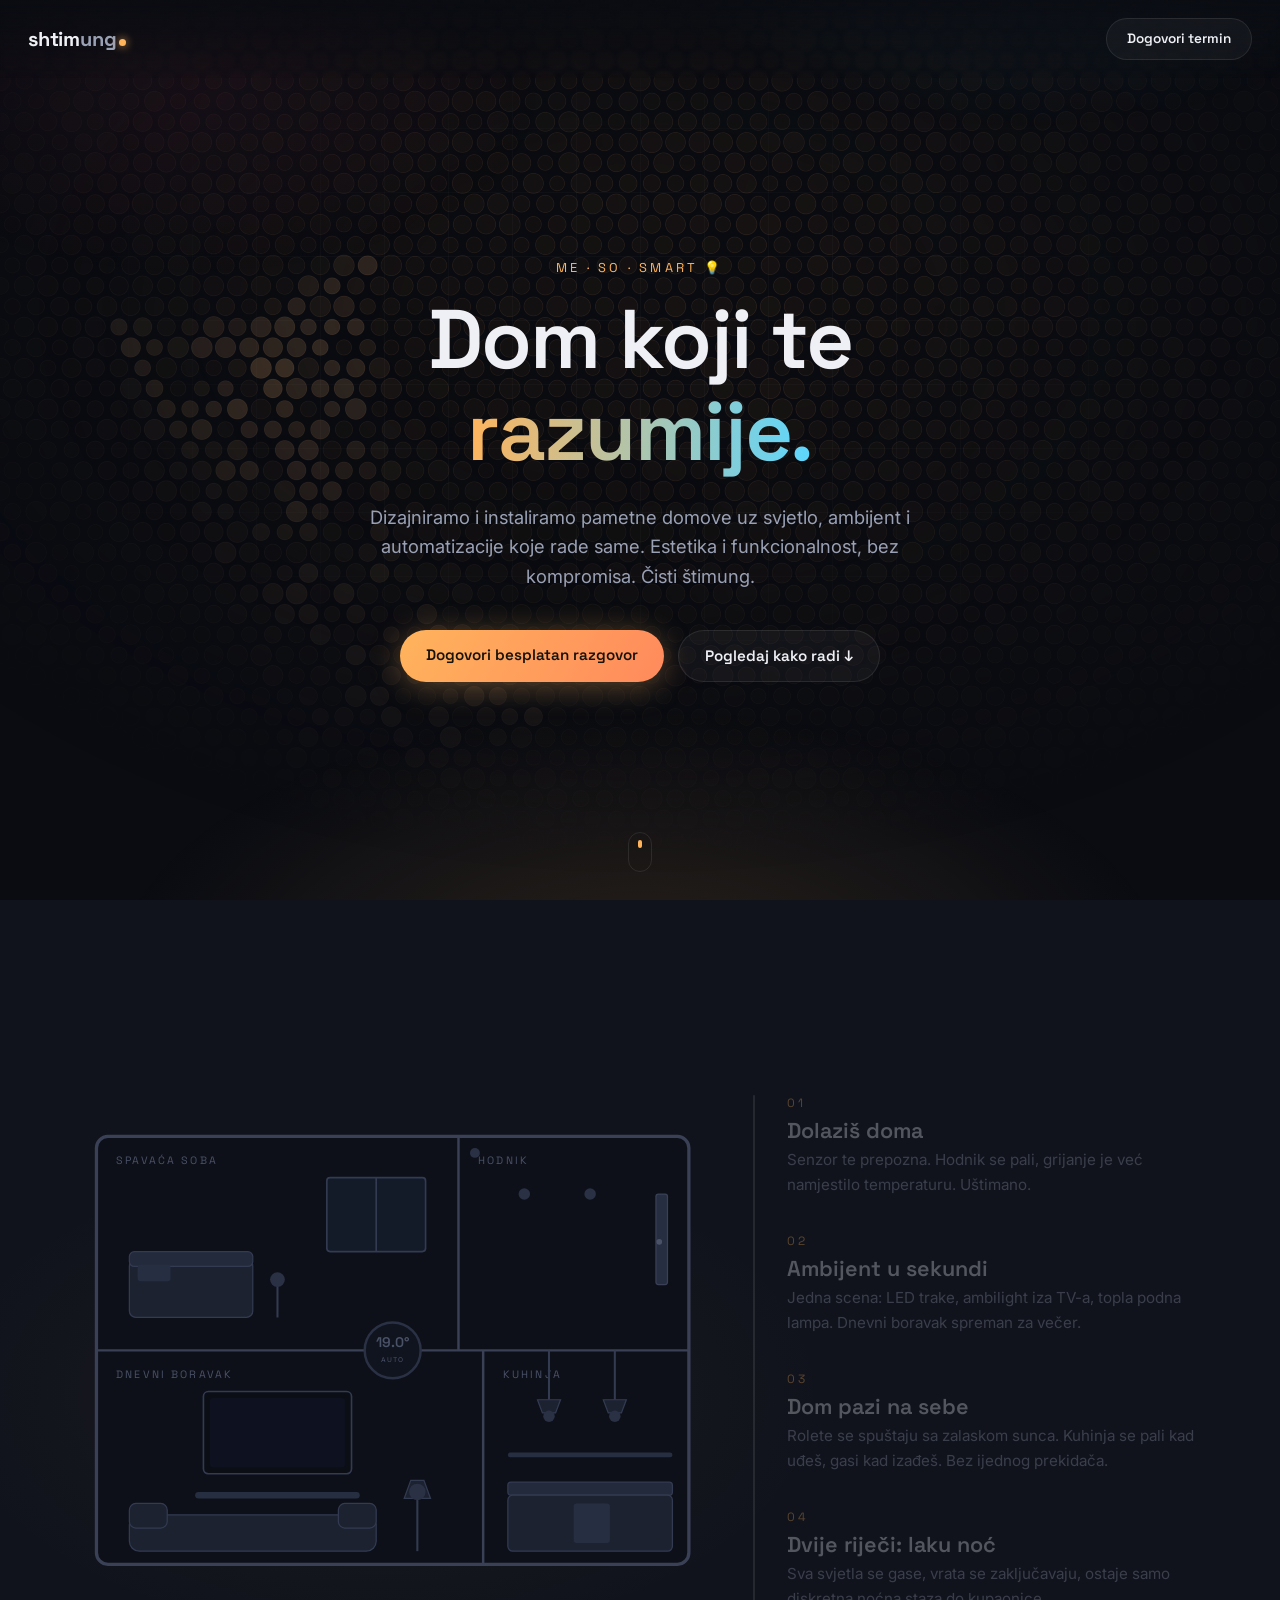
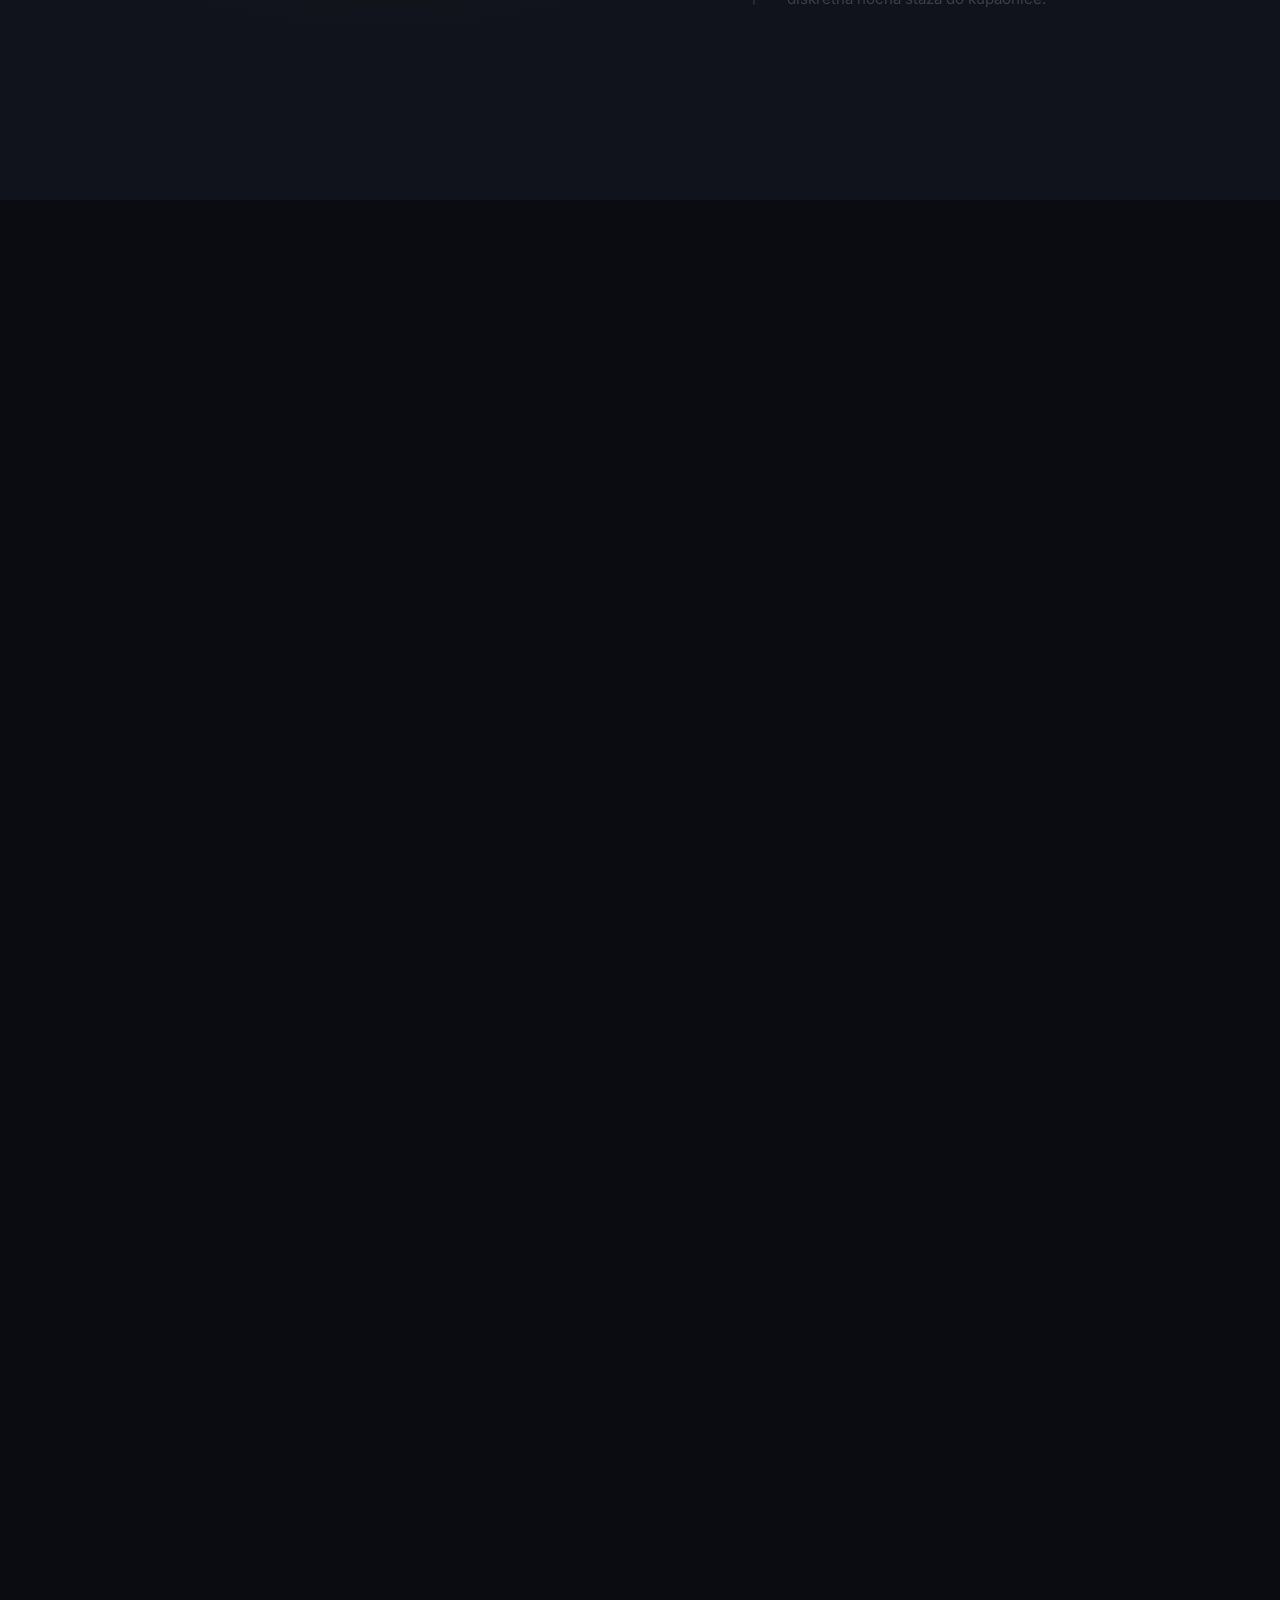
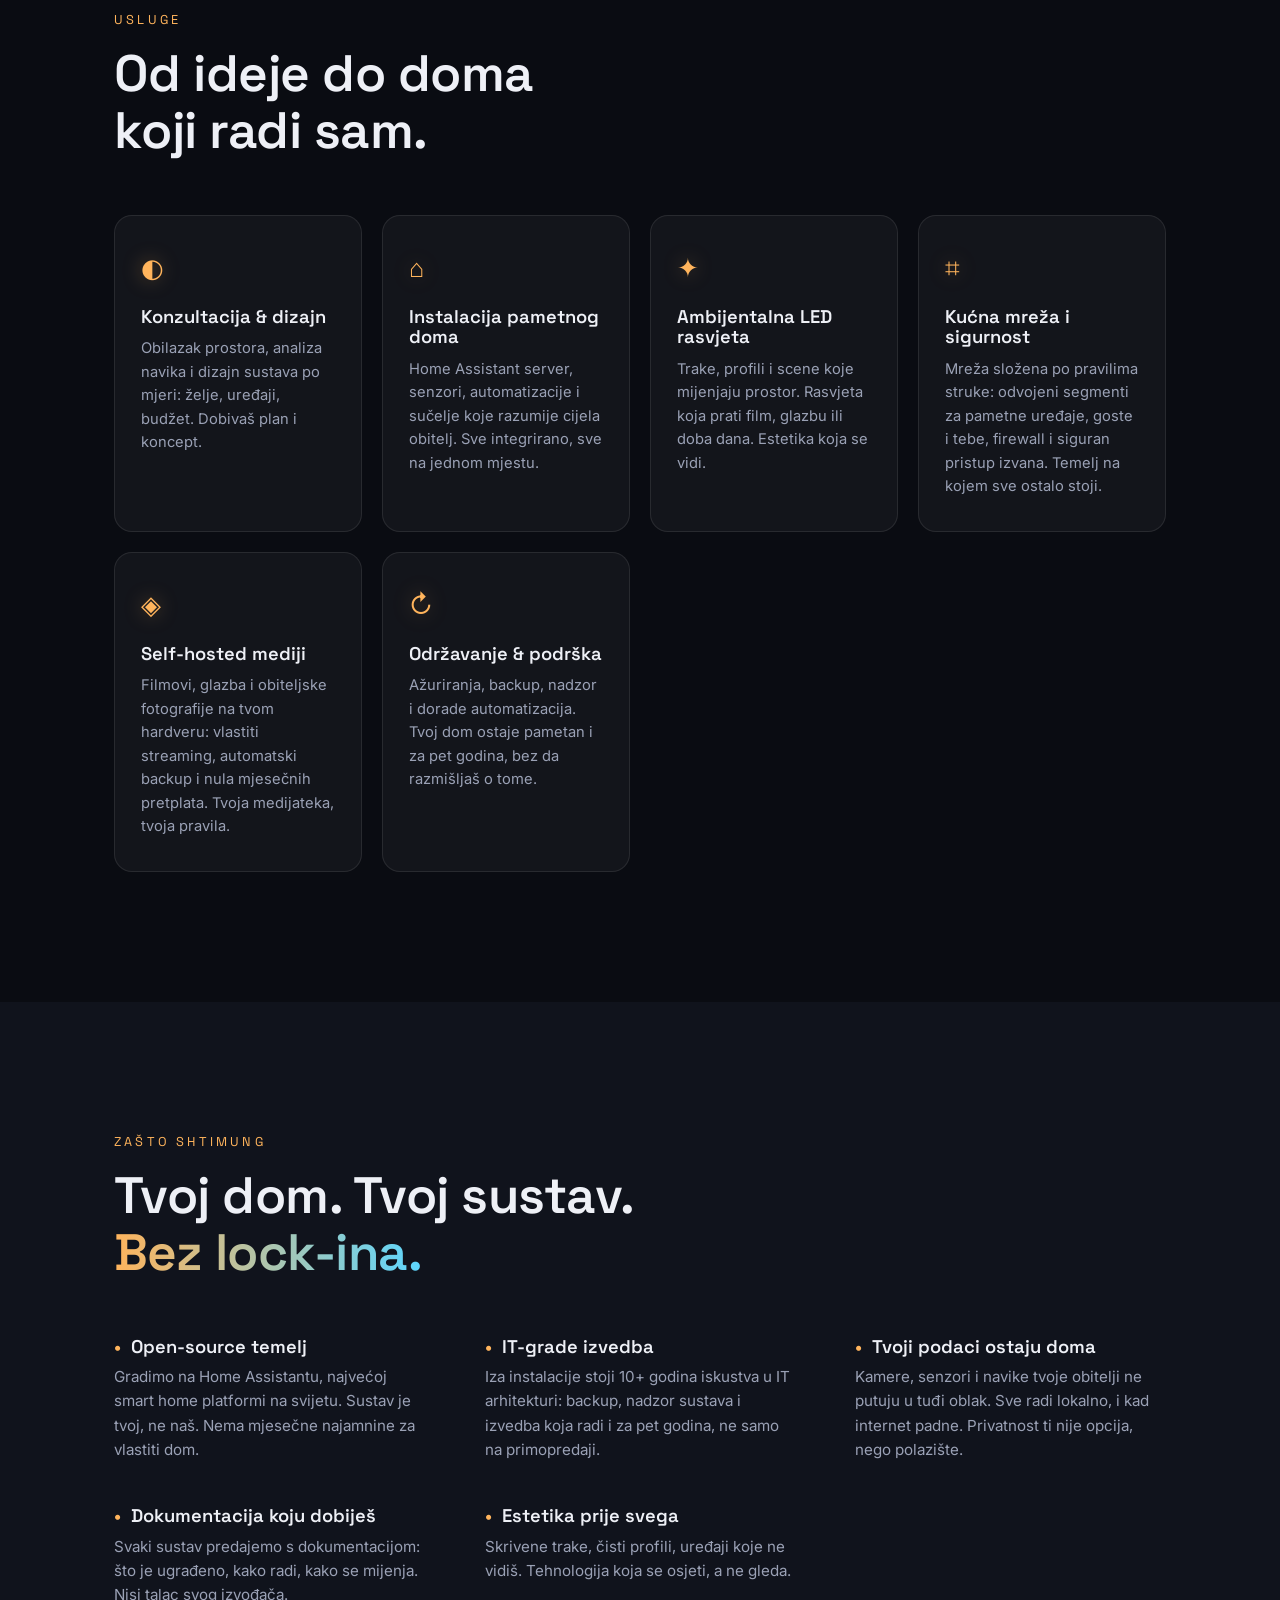
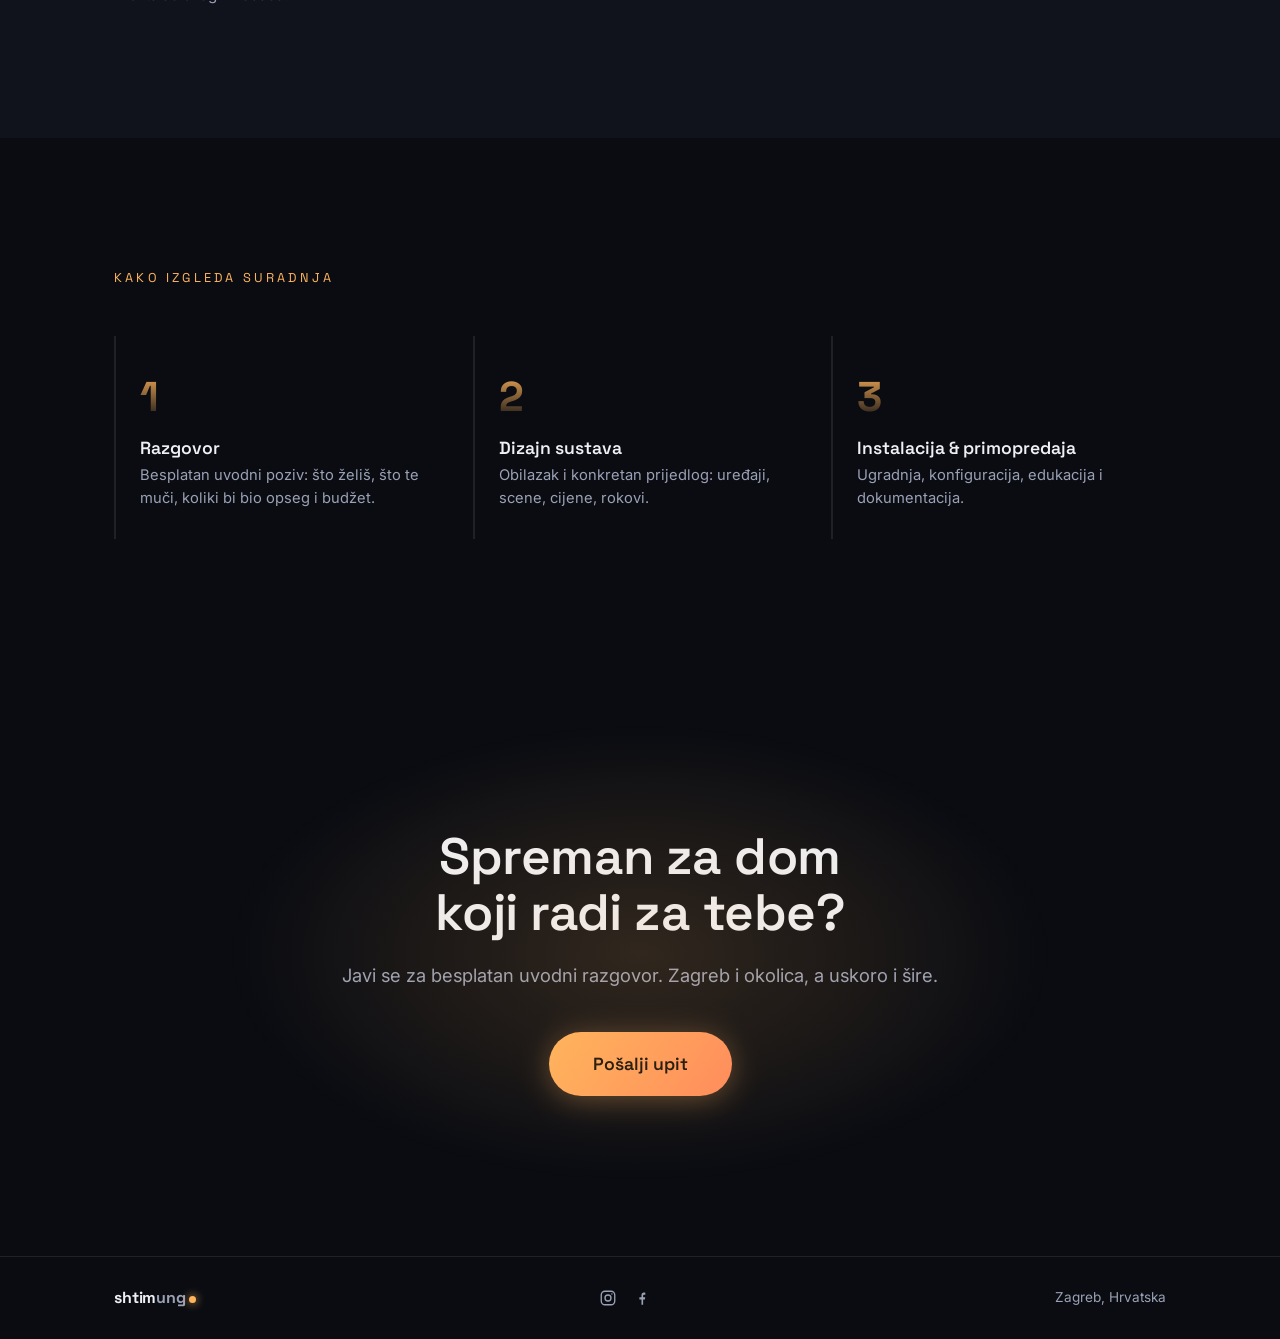
<file: index.html>
<!doctype html>
<html lang="hr">
    <head>
        <meta charset="UTF-8" />
        <meta name="viewport" content="width=device-width, initial-scale=1.0" />
        <title>shtimung | Pametan dom po mjeri, Zagreb</title>
        <meta
            name="description"
            content="Dizajn i instalacija pametnog doma u Zagrebu: Home Assistant, ambijentalna LED rasvjeta, automatizacije, sigurna kućna mreža i self-hosted mediji. Bez vendor lock-ina, tvoji podaci ostaju doma."
        />
        <link rel="preconnect" href="https://fonts.googleapis.com" />
        <link rel="preconnect" href="https://fonts.gstatic.com" crossorigin />
        <link
            href="https://fonts.googleapis.com/css2?family=Space+Grotesk:wght@400;500;600;700&family=Inter:wght@400;500;600&display=swap"
            rel="stylesheet"
        />
        <link rel="icon" href="brand/favicon.svg" type="image/svg+xml" />
        <link
            rel="icon"
            href="brand/favicon-32.png"
            type="image/png"
            sizes="32x32"
        />
        <link rel="shortcut icon" href="brand/favicon.ico" />
        <link rel="apple-touch-icon" href="brand/apple-touch-icon.png" />
        <meta name="theme-color" content="#0a0c12" />
        <meta
            property="og:title"
            content="shtimung | Pametan dom po mjeri, Zagreb"
        />
        <meta
            property="og:description"
            content="Dizajn i instalacija pametnog doma u Zagrebu: Home Assistant, ambijentalna LED rasvjeta, automatizacije, sigurna kućna mreža i self-hosted mediji."
        />
        <meta
            property="og:image"
            content="https://shtimung.hr/brand/avatar-1024.png"
        />
        <meta property="og:url" content="https://shtimung.hr" />
        <link rel="stylesheet" href="css/style.css" />
    </head>
    <body>
        <nav class="nav">
            <a href="#" class="brand" aria-label="shtimung">
                <svg class="logo-mark" viewBox="0 0 100 100" aria-hidden="true">
                    <path class="lm-roof" d="M 30 38 L 44 26 L 58 38" />
                    <text class="lm-s" x="44" y="72" text-anchor="middle">
                        s
                    </text>
                    <circle class="lm-halo" cx="68" cy="68" r="11" />
                    <circle class="lm-dot" cx="68" cy="68" r="6" />
                </svg>
                <span class="wordmark"
                    >shtim<span>ung</span><i class="dot"></i
                ></span>
            </a>
            <a href="#kontakt" class="btn btn-small">Dogovori termin</a>
        </nav>

        <!-- ============ HERO ============ -->
        <header class="hero">
            <canvas id="hero-shader" aria-hidden="true"></canvas>
            <div class="hero-bg" aria-hidden="true"></div>
            <div class="hero-content">
                <p class="eyebrow reveal">ME · SO · SMART 💡</p>
                <h1 class="reveal">Dom koji te<br /><em>razumije.</em></h1>
                <p class="lead reveal">
                    Dizajniramo i instaliramo pametne domove uz svjetlo,
                    ambijent i automatizacije koje rade same. Estetika i
                    funkcionalnost, bez kompromisa. Čisti štimung.
                </p>
                <div class="hero-cta reveal">
                    <a href="#kontakt" class="btn btn-primary"
                        >Dogovori besplatan razgovor</a
                    >
                    <a href="#scena" class="btn btn-ghost"
                        >Pogledaj kako radi ↓</a
                    >
                </div>
            </div>
            <div class="scroll-hint" aria-hidden="true">
                <span></span>
            </div>
        </header>

        <!-- ============ SCROLL SCENA ============ -->
        <section class="scene-section" id="scena" data-step="0">
            <div class="scene-sticky">
                <div class="scene-layout">
                    <div class="scene-visual">
                        <svg
                            id="apartment"
                            viewBox="0 0 760 560"
                            xmlns="http://www.w3.org/2000/svg"
                            role="img"
                            aria-label="Presjek pametnog stana koji se animira dok scrollaš"
                        >
                            <defs>
                                <radialGradient
                                    id="warmGlow"
                                    cx="50%"
                                    cy="50%"
                                    r="50%"
                                >
                                    <stop
                                        offset="0%"
                                        stop-color="#ffb45c"
                                        stop-opacity="0.85"
                                    />
                                    <stop
                                        offset="100%"
                                        stop-color="#ffb45c"
                                        stop-opacity="0"
                                    />
                                </radialGradient>
                                <radialGradient
                                    id="coolGlow"
                                    cx="50%"
                                    cy="50%"
                                    r="50%"
                                >
                                    <stop
                                        offset="0%"
                                        stop-color="#5cd6ff"
                                        stop-opacity="0.7"
                                    />
                                    <stop
                                        offset="100%"
                                        stop-color="#5cd6ff"
                                        stop-opacity="0"
                                    />
                                </radialGradient>
                                <linearGradient
                                    id="ledStrip"
                                    x1="0%"
                                    y1="0%"
                                    x2="100%"
                                    y2="0%"
                                >
                                    <stop offset="0%" stop-color="#ff5c8a" />
                                    <stop offset="25%" stop-color="#ffb45c" />
                                    <stop offset="50%" stop-color="#5cffb0" />
                                    <stop offset="75%" stop-color="#5cd6ff" />
                                    <stop offset="100%" stop-color="#ff5c8a" />
                                </linearGradient>
                                <linearGradient
                                    id="tvGlow"
                                    x1="0%"
                                    y1="0%"
                                    x2="0%"
                                    y2="100%"
                                >
                                    <stop
                                        offset="0%"
                                        stop-color="#5c8aff"
                                        stop-opacity="0.55"
                                    />
                                    <stop
                                        offset="100%"
                                        stop-color="#5c8aff"
                                        stop-opacity="0"
                                    />
                                </linearGradient>
                            </defs>

                            <!-- vanjski zid -->
                            <rect
                                x="20"
                                y="20"
                                width="720"
                                height="520"
                                rx="14"
                                class="wall outer"
                            />
                            <!-- pregrade: gore spavaća | hodnik, dolje dnevni | kuhinja -->
                            <line
                                x1="20"
                                y1="280"
                                x2="740"
                                y2="280"
                                class="wall"
                            />
                            <line
                                x1="460"
                                y1="20"
                                x2="460"
                                y2="280"
                                class="wall"
                            />
                            <line
                                x1="490"
                                y1="280"
                                x2="490"
                                y2="540"
                                class="wall"
                            />

                            <!-- ============ SPAVAĆA (gore lijevo) ============ -->
                            <g id="room-spavaca">
                                <ellipse
                                    class="glow warm"
                                    id="glow-spavaca"
                                    cx="150"
                                    cy="160"
                                    rx="130"
                                    ry="90"
                                    fill="url(#warmGlow)"
                                />
                                <text x="44" y="54" class="room-label">
                                    SPAVAĆA SOBA
                                </text>
                                <!-- krevet -->
                                <rect
                                    x="60"
                                    y="170"
                                    width="150"
                                    height="70"
                                    rx="8"
                                    class="furniture"
                                />
                                <rect
                                    x="60"
                                    y="160"
                                    width="150"
                                    height="18"
                                    rx="6"
                                    class="furniture light-part"
                                />
                                <rect
                                    x="70"
                                    y="176"
                                    width="40"
                                    height="20"
                                    rx="4"
                                    class="furniture-detail"
                                />
                                <!-- noćna lampa -->
                                <line
                                    x1="240"
                                    y1="240"
                                    x2="240"
                                    y2="200"
                                    class="furniture-line"
                                />
                                <circle
                                    id="lamp-spavaca"
                                    cx="240"
                                    cy="194"
                                    r="9"
                                    class="bulb warm"
                                />
                                <!-- prozor + roleta -->
                                <rect
                                    x="300"
                                    y="70"
                                    width="120"
                                    height="90"
                                    rx="4"
                                    class="window"
                                />
                                <line
                                    x1="360"
                                    y1="70"
                                    x2="360"
                                    y2="160"
                                    class="window-bar"
                                />
                                <rect
                                    id="roleta-spavaca"
                                    x="300"
                                    y="70"
                                    width="120"
                                    height="90"
                                    class="roleta"
                                />
                            </g>

                            <!-- ============ HODNIK (gore desno) ============ -->
                            <g id="room-hodnik">
                                <ellipse
                                    class="glow warm"
                                    id="glow-hodnik"
                                    cx="600"
                                    cy="150"
                                    rx="120"
                                    ry="90"
                                    fill="url(#warmGlow)"
                                />
                                <text x="484" y="54" class="room-label">
                                    HODNIK
                                </text>
                                <!-- ulazna vrata -->
                                <rect
                                    x="700"
                                    y="90"
                                    width="14"
                                    height="110"
                                    rx="3"
                                    class="door"
                                />
                                <circle
                                    cx="704"
                                    cy="148"
                                    r="3.5"
                                    class="door-knob"
                                />
                                <!-- stropna svjetla -->
                                <circle
                                    id="spot-hodnik-1"
                                    cx="540"
                                    cy="90"
                                    r="7"
                                    class="bulb warm"
                                />
                                <circle
                                    id="spot-hodnik-2"
                                    cx="620"
                                    cy="90"
                                    r="7"
                                    class="bulb warm"
                                />
                                <!-- senzor pokreta -->
                                <g id="senzor-hodnik">
                                    <circle
                                        cx="480"
                                        cy="40"
                                        r="6"
                                        class="sensor"
                                    />
                                    <circle
                                        cx="480"
                                        cy="40"
                                        r="14"
                                        class="sensor-ring"
                                    />
                                    <circle
                                        cx="480"
                                        cy="40"
                                        r="24"
                                        class="sensor-ring r2"
                                    />
                                </g>
                                <!-- night path svjetlo -->
                                <rect
                                    id="nightpath"
                                    x="480"
                                    y="252"
                                    width="200"
                                    height="5"
                                    rx="2.5"
                                    class="night-strip"
                                />
                            </g>

                            <!-- ============ DNEVNI BORAVAK (dolje lijevo) ============ -->
                            <g id="room-dnevni">
                                <ellipse
                                    class="glow warm"
                                    id="glow-dnevni"
                                    cx="240"
                                    cy="420"
                                    rx="200"
                                    ry="120"
                                    fill="url(#warmGlow)"
                                />
                                <text x="44" y="314" class="room-label">
                                    DNEVNI BORAVAK
                                </text>
                                <!-- TV + ambilight -->
                                <rect
                                    id="tv-ambient"
                                    x="130"
                                    y="316"
                                    width="220"
                                    height="80"
                                    fill="url(#tvGlow)"
                                    rx="8"
                                />
                                <rect
                                    x="150"
                                    y="330"
                                    width="180"
                                    height="100"
                                    rx="6"
                                    class="tv"
                                />
                                <rect
                                    id="tv-screen"
                                    x="158"
                                    y="338"
                                    width="164"
                                    height="84"
                                    rx="4"
                                    class="tv-screen"
                                />
                                <!-- LED traka ispod police -->
                                <rect
                                    x="140"
                                    y="452"
                                    width="200"
                                    height="8"
                                    rx="4"
                                    class="furniture-detail"
                                />
                                <rect
                                    id="led-traka"
                                    x="140"
                                    y="452"
                                    width="200"
                                    height="8"
                                    rx="4"
                                    fill="url(#ledStrip)"
                                    class="led-strip"
                                />
                                <!-- sofa -->
                                <rect
                                    x="60"
                                    y="480"
                                    width="300"
                                    height="44"
                                    rx="12"
                                    class="furniture"
                                />
                                <rect
                                    x="60"
                                    y="466"
                                    width="46"
                                    height="30"
                                    rx="8"
                                    class="furniture"
                                />
                                <rect
                                    x="314"
                                    y="466"
                                    width="46"
                                    height="30"
                                    rx="8"
                                    class="furniture"
                                />
                                <!-- podna lampa -->
                                <line
                                    x1="410"
                                    y1="524"
                                    x2="410"
                                    y2="460"
                                    class="furniture-line"
                                />
                                <path
                                    d="M394 460 L426 460 L418 438 L402 438 Z"
                                    class="furniture"
                                />
                                <circle
                                    id="lamp-dnevni"
                                    cx="410"
                                    cy="452"
                                    r="10"
                                    class="bulb warm"
                                />
                            </g>

                            <!-- ============ KUHINJA (dolje desno) ============ -->
                            <g id="room-kuhinja">
                                <ellipse
                                    class="glow warm"
                                    id="glow-kuhinja"
                                    cx="615"
                                    cy="430"
                                    rx="140"
                                    ry="100"
                                    fill="url(#warmGlow)"
                                />
                                <text x="514" y="314" class="room-label">
                                    KUHINJA
                                </text>
                                <!-- visilice -->
                                <g id="pendant-1">
                                    <line
                                        x1="570"
                                        y1="280"
                                        x2="570"
                                        y2="340"
                                        class="furniture-line"
                                    />
                                    <path
                                        d="M556 340 L584 340 L578 356 L562 356 Z"
                                        class="furniture"
                                    />
                                    <circle
                                        cx="570"
                                        cy="360"
                                        r="7"
                                        class="bulb warm"
                                    />
                                </g>
                                <g id="pendant-2">
                                    <line
                                        x1="650"
                                        y1="280"
                                        x2="650"
                                        y2="340"
                                        class="furniture-line"
                                    />
                                    <path
                                        d="M636 340 L664 340 L658 356 L642 356 Z"
                                        class="furniture"
                                    />
                                    <circle
                                        cx="650"
                                        cy="360"
                                        r="7"
                                        class="bulb warm"
                                    />
                                </g>
                                <!-- kuhinjski pult -->
                                <rect
                                    x="520"
                                    y="440"
                                    width="200"
                                    height="16"
                                    rx="4"
                                    class="furniture light-part"
                                />
                                <rect
                                    x="520"
                                    y="456"
                                    width="200"
                                    height="68"
                                    rx="6"
                                    class="furniture"
                                />
                                <rect
                                    x="600"
                                    y="466"
                                    width="44"
                                    height="48"
                                    rx="4"
                                    class="furniture-detail"
                                />
                                <!-- LED ispod visećih elemenata -->
                                <rect
                                    x="520"
                                    y="404"
                                    width="200"
                                    height="6"
                                    rx="3"
                                    class="furniture-detail"
                                />
                                <rect
                                    id="led-kuhinja"
                                    x="520"
                                    y="404"
                                    width="200"
                                    height="6"
                                    rx="3"
                                    fill="url(#ledStrip)"
                                    class="led-strip"
                                />
                            </g>

                            <!-- ============ TERMOSTAT (centar) ============ -->
                            <g id="termostat">
                                <circle
                                    cx="380"
                                    cy="280"
                                    r="34"
                                    class="thermo-bg"
                                />
                                <circle
                                    cx="380"
                                    cy="280"
                                    r="34"
                                    class="thermo-ring"
                                />
                                <text
                                    x="380"
                                    y="276"
                                    class="thermo-value"
                                    text-anchor="middle"
                                >
                                    21.5°
                                </text>
                                <text
                                    x="380"
                                    y="294"
                                    class="thermo-label"
                                    text-anchor="middle"
                                >
                                    AUTO
                                </text>
                            </g>
                        </svg>
                    </div>

                    <div class="scene-steps">
                        <div class="scene-progress">
                            <div
                                class="scene-progress-bar"
                                id="progress-bar"
                            ></div>
                        </div>
                        <ol>
                            <li class="step" data-goto="1">
                                <span class="step-num">01</span>
                                <h3>Dolaziš doma</h3>
                                <p>
                                    Senzor te prepozna. Hodnik se pali, grijanje
                                    je već namjestilo temperaturu. Uštimano.
                                </p>
                            </li>
                            <li class="step" data-goto="2">
                                <span class="step-num">02</span>
                                <h3>Ambijent u sekundi</h3>
                                <p>
                                    Jedna scena: LED trake, ambilight iza TV-a,
                                    topla podna lampa. Dnevni boravak spreman za
                                    večer.
                                </p>
                            </li>
                            <li class="step" data-goto="3">
                                <span class="step-num">03</span>
                                <h3>Dom pazi na sebe</h3>
                                <p>
                                    Rolete se spuštaju sa zalaskom sunca.
                                    Kuhinja se pali kad uđeš, gasi kad izađeš.
                                    Bez ijednog prekidača.
                                </p>
                            </li>
                            <li class="step" data-goto="4">
                                <span class="step-num">04</span>
                                <h3>Dvije riječi: laku noć</h3>
                                <p>
                                    Sva svjetla se gase, vrata se zaključavaju,
                                    ostaje samo diskretna noćna staza do
                                    kupaonice.
                                </p>
                            </li>
                        </ol>
                    </div>
                </div>
            </div>
        </section>

        <!-- ============ USLUGE ============ -->
        <section class="services" id="usluge">
            <div class="container">
                <p class="eyebrow reveal">Usluge</p>
                <h2 class="reveal">Od ideje do doma<br />koji radi sam.</h2>
                <div class="cards">
                    <article class="card reveal">
                        <div class="card-icon">◐</div>
                        <h3>Konzultacija & dizajn</h3>
                        <p>
                            Obilazak prostora, analiza navika i dizajn sustava
                            po mjeri: želje, uređaji, budžet. Dobivaš plan i
                            koncept.
                        </p>
                    </article>
                    <article class="card reveal">
                        <div class="card-icon">⌂</div>
                        <h3>Instalacija pametnog doma</h3>
                        <p>
                            Home Assistant server, senzori, automatizacije i
                            sučelje koje razumije cijela obitelj. Sve
                            integrirano, sve na jednom mjestu.
                        </p>
                    </article>
                    <article class="card reveal">
                        <div class="card-icon">✦</div>
                        <h3>Ambijentalna LED rasvjeta</h3>
                        <p>
                            Trake, profili i scene koje mijenjaju prostor.
                            Rasvjeta koja prati film, glazbu ili doba dana.
                            Estetika koja se vidi.
                        </p>
                    </article>
                    <article class="card reveal">
                        <div class="card-icon">⌗</div>
                        <h3>Kućna mreža i sigurnost</h3>
                        <p>
                            Mreža složena po pravilima struke: odvojeni segmenti
                            za pametne uređaje, goste i tebe, firewall i siguran
                            pristup izvana. Temelj na kojem sve ostalo stoji.
                        </p>
                    </article>
                    <article class="card reveal">
                        <div class="card-icon">◈</div>
                        <h3>Self-hosted mediji</h3>
                        <p>
                            Filmovi, glazba i obiteljske fotografije na tvom
                            hardveru: vlastiti streaming, automatski backup i
                            nula mjesečnih pretplata. Tvoja medijateka, tvoja
                            pravila.
                        </p>
                    </article>
                    <article class="card reveal">
                        <div class="card-icon">↻</div>
                        <h3>Održavanje & podrška</h3>
                        <p>
                            Ažuriranja, backup, nadzor i dorade automatizacija.
                            Tvoj dom ostaje pametan i za pet godina, bez da
                            razmišljaš o tome.
                        </p>
                    </article>
                </div>
            </div>
        </section>

        <!-- ============ ZAŠTO MI ============ -->
        <section class="why" id="zasto">
            <div class="container">
                <p class="eyebrow reveal">Zašto shtimung</p>
                <h2 class="reveal">
                    Tvoj dom. Tvoj sustav.<br /><em>Bez lock-ina.</em>
                </h2>
                <div class="why-grid">
                    <div class="why-item reveal">
                        <h3>Open-source temelj</h3>
                        <p>
                            Gradimo na Home Assistantu, najvećoj smart home
                            platformi na svijetu. Sustav je tvoj, ne naš. Nema
                            mjesečne najamnine za vlastiti dom.
                        </p>
                    </div>
                    <div class="why-item reveal">
                        <h3>IT-grade izvedba</h3>
                        <p>
                            Iza instalacije stoji 10+ godina iskustva u IT
                            arhitekturi: backup, nadzor sustava i izvedba koja
                            radi i za pet godina, ne samo na primopredaji.
                        </p>
                    </div>
                    <div class="why-item reveal">
                        <h3>Tvoji podaci ostaju doma</h3>
                        <p>
                            Kamere, senzori i navike tvoje obitelji ne putuju u
                            tuđi oblak. Sve radi lokalno, i kad internet padne.
                            Privatnost ti nije opcija, nego polazište.
                        </p>
                    </div>
                    <div class="why-item reveal">
                        <h3>Dokumentacija koju dobiješ</h3>
                        <p>
                            Svaki sustav predajemo s dokumentacijom: što je
                            ugrađeno, kako radi, kako se mijenja. Nisi talac
                            svog izvođača.
                        </p>
                    </div>
                    <div class="why-item reveal">
                        <h3>Estetika prije svega</h3>
                        <p>
                            Skrivene trake, čisti profili, uređaji koje ne
                            vidiš. Tehnologija koja se osjeti, a ne gleda.
                        </p>
                    </div>
                </div>
            </div>
        </section>

        <!-- ============ PROCES ============ -->
        <section class="process">
            <div class="container">
                <p class="eyebrow reveal">Kako izgleda suradnja</p>
                <div class="process-steps">
                    <div class="process-step reveal">
                        <span>1</span>
                        <h3>Razgovor</h3>
                        <p>
                            Besplatan uvodni poziv: što želiš, što te muči,
                            koliki bi bio opseg i budžet.
                        </p>
                    </div>
                    <div class="process-step reveal">
                        <span>2</span>
                        <h3>Dizajn sustava</h3>
                        <p>
                            Obilazak i konkretan prijedlog: uređaji, scene,
                            cijene, rokovi.
                        </p>
                    </div>
                    <div class="process-step reveal">
                        <span>3</span>
                        <h3>Instalacija & primopredaja</h3>
                        <p>
                            Ugradnja, konfiguracija, edukacija i dokumentacija.
                        </p>
                    </div>
                </div>
            </div>
        </section>

        <!-- ============ KONTAKT ============ -->
        <section class="contact" id="kontakt">
            <div class="container">
                <div class="contact-glow" aria-hidden="true"></div>
                <h2 class="reveal">Spreman za dom<br />koji radi za tebe?</h2>
                <p class="lead reveal">
                    Javi se za besplatan uvodni razgovor. Zagreb i okolica, a
                    uskoro i šire.
                </p>
                <div class="reveal">
                    <a
                        href="mailto:info@shtimung.hr?subject=Upit%20za%20pametni%20dom"
                        class="btn btn-primary btn-big"
                        >Pošalji upit</a
                    >
                </div>
            </div>
        </section>

        <footer class="footer">
            <div class="container">
                <span class="wordmark"
                    >shtim<span>ung</span><i class="dot"></i
                ></span>
                <nav class="footer-social" aria-label="Društvene mreže">
                    <a
                        href="https://www.instagram.com/shtimung.hr/"
                        target="_blank"
                        rel="noopener"
                        aria-label="Instagram"
                    >
                        <svg
                            viewBox="0 0 24 24"
                            width="18"
                            height="18"
                            fill="none"
                            stroke="currentColor"
                            stroke-width="1.8"
                        >
                            <rect x="3" y="3" width="18" height="18" rx="5" />
                            <circle cx="12" cy="12" r="4" />
                            <circle
                                cx="17.2"
                                cy="6.8"
                                r="1"
                                fill="currentColor"
                                stroke="none"
                            />
                        </svg>
                    </a>
                    <a
                        href="https://www.facebook.com/profile.php?id=61591656844748"
                        target="_blank"
                        rel="noopener"
                        aria-label="Facebook"
                    >
                        <svg
                            viewBox="0 0 24 24"
                            width="18"
                            height="18"
                            fill="currentColor"
                        >
                            <path
                                d="M13.5 21v-7h2.4l.4-3h-2.8V9.1c0-.9.3-1.5 1.6-1.5h1.3V4.9c-.2 0-1-.1-1.9-.1-1.9 0-3.2 1.2-3.2 3.3V11H8.5v3h2.8v7h2.2z"
                            />
                        </svg>
                    </a>
                </nav>
                <span>Zagreb, Hrvatska</span>
            </div>
        </footer>

        <script src="js/shader.js"></script>
        <script src="js/main.js"></script>
    </body>
</html>
</file>
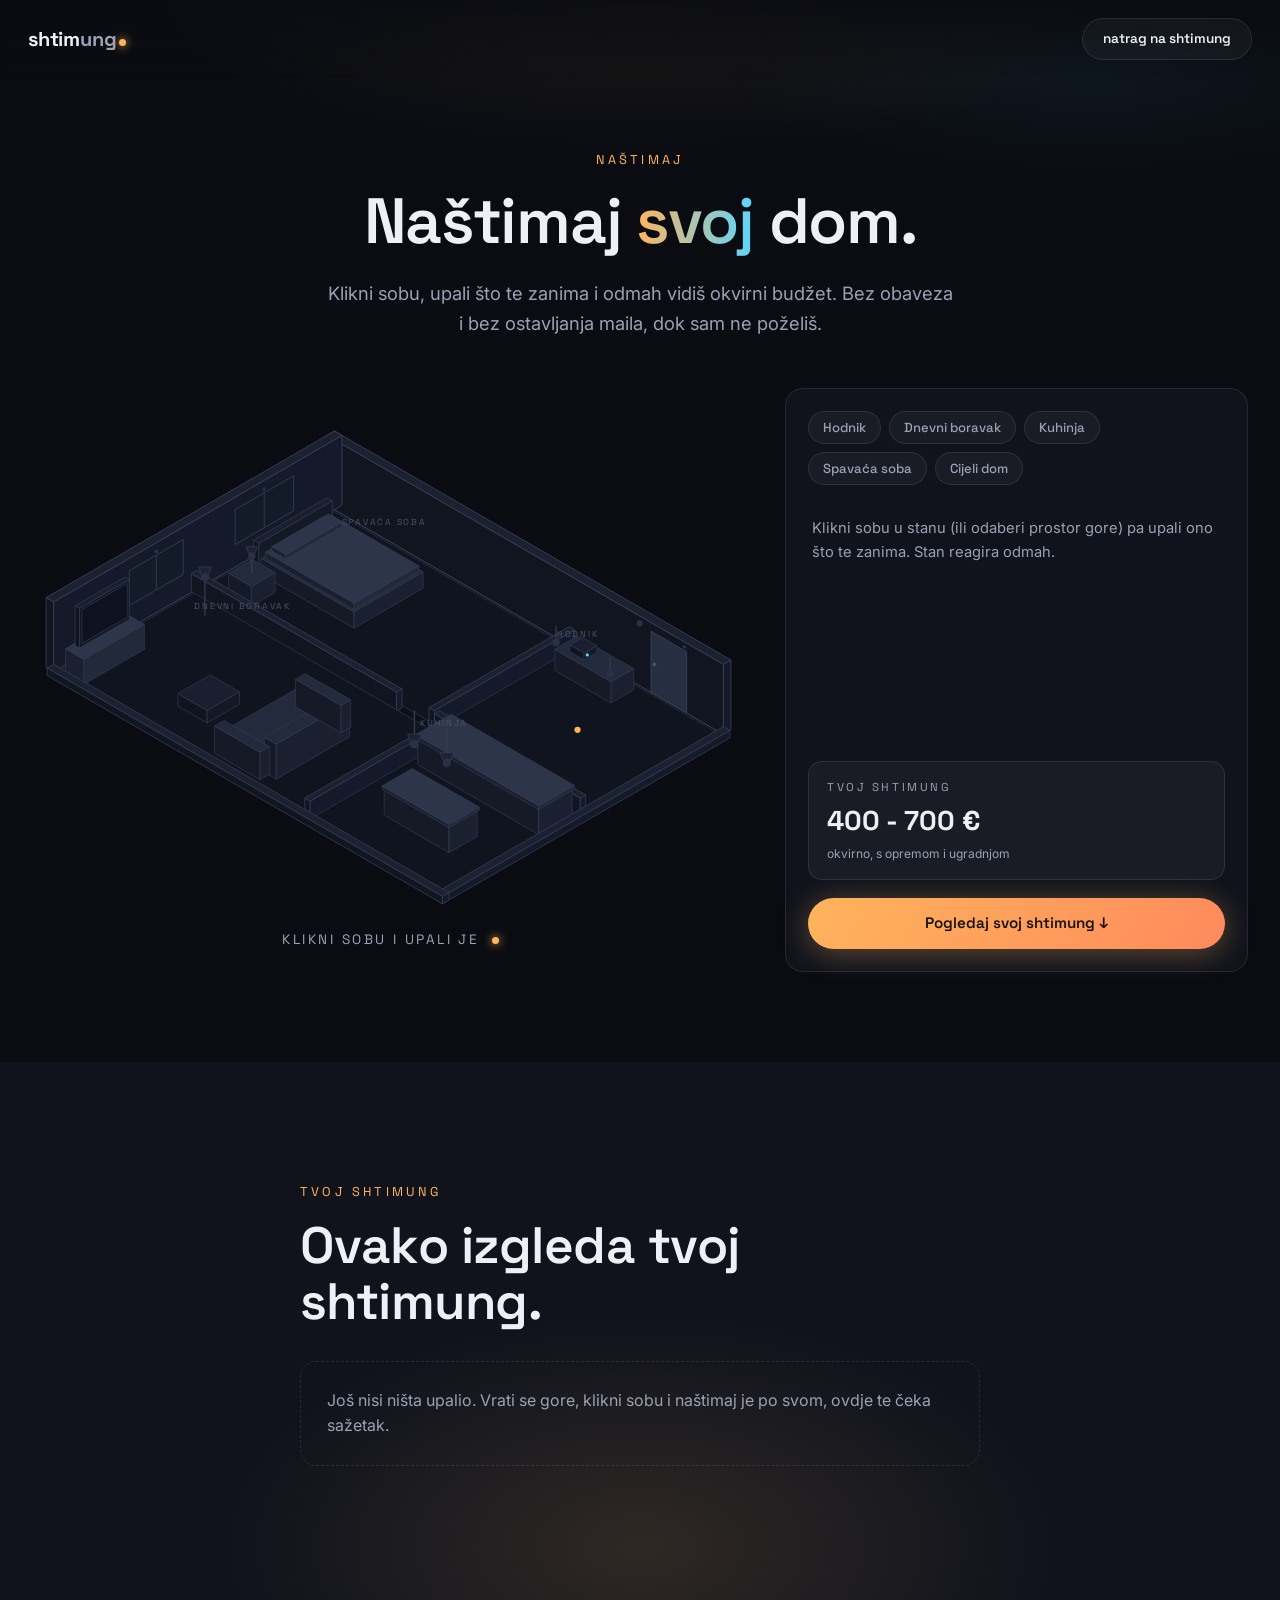
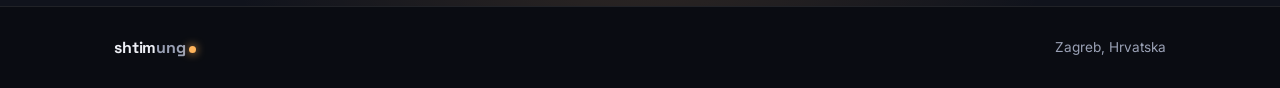
<file: nashtimaj/index.html>
<!doctype html>
<html lang="hr">
    <head>
        <meta charset="UTF-8" />
        <meta name="viewport" content="width=device-width, initial-scale=1.0" />
        <title>naštimaj svoj dom | shtimung</title>
        <meta
            name="description"
            content="Klikni sobu, upali što te zanima i odmah vidiš okvirni budžet za svoj pametni dom. Interaktivni konfigurator, bez obaveza."
        />
        <link rel="preconnect" href="https://fonts.googleapis.com" />
        <link rel="preconnect" href="https://fonts.gstatic.com" crossorigin />
        <link
            href="https://fonts.googleapis.com/css2?family=Space+Grotesk:wght@400;500;600;700&family=Inter:wght@400;500;600&display=swap"
            rel="stylesheet"
        />
        <link rel="icon" href="../brand/favicon.svg" type="image/svg+xml" />
        <link rel="icon" href="../brand/favicon-32.png" type="image/png" sizes="32x32" />
        <link rel="apple-touch-icon" href="../brand/apple-touch-icon.png" />
        <meta name="theme-color" content="#0a0c12" />
        <!-- soft-launch: dostupno samo preko direktnog linka -->
        <meta name="robots" content="noindex, nofollow" />
        <meta property="og:title" content="naštimaj svoj dom | shtimung" />
        <meta property="og:description" content="Klikni sobu, upali što te zanima i odmah vidiš okvirni budžet za svoj pametni dom." />
        <meta property="og:image" content="https://shtimung.hr/brand/avatar-1024.png" />
        <meta property="og:url" content="https://shtimung.hr/nashtimaj/" />
        <link rel="stylesheet" href="../css/style.css" />
        <link rel="stylesheet" href="css/nashtimaj.css" />
    </head>
    <body class="nsh-body">
        <nav class="nav">
            <a href="/" class="brand" aria-label="shtimung">
                <span class="wordmark"
                    >shtim<span>ung</span><i class="dot"></i
                ></span>
            </a>
            <a href="/" class="btn btn-small">natrag na shtimung</a>
        </nav>

        <!-- ============ UVOD ============ -->
        <header class="nsh-hero">
            <div class="nsh-hero-bg" aria-hidden="true"></div>
            <p class="eyebrow reveal">naštimaj</p>
            <h1 class="reveal">Naštimaj <em>svoj</em> dom.</h1>
            <p class="lead reveal">
                Klikni sobu, upali što te zanima i odmah vidiš okvirni
                budžet. Bez obaveza i bez ostavljanja maila, dok sam ne
                poželiš.
            </p>
        </header>

        <!-- ============ APP ============ -->
        <main class="nsh-app">
            <div class="nsh-scene-wrap" id="scene-wrap">
                <div class="nsh-tilt" id="iso-tilt">
                    <svg
                        id="iso-scena"
                        viewBox="0 0 1150 860"
                        xmlns="http://www.w3.org/2000/svg"
                        role="img"
                        aria-label="Izometrijski prikaz stana: klikni sobu da odabereš što želiš automatizirati"
                    ></svg>
                </div>
                <p class="nsh-hint" id="nsh-hint">
                    klikni sobu i upali je <i class="dot"></i>
                </p>
            </div>

            <aside class="nsh-panel">
                <div class="nsh-chips" id="nsh-chips"></div>
                <div class="nsh-moduli" id="nsh-moduli"></div>
                <div class="nsh-total">
                    <span class="nsh-total-label">tvoj shtimung</span>
                    <strong class="nsh-total-val" id="nsh-total-val">0 €</strong>
                    <span class="nsh-total-note">okvirno, s opremom i ugradnjom</span>
                </div>
                <a class="btn btn-primary nsh-panel-cta" href="#sazetak"
                    >Pogledaj svoj shtimung ↓</a
                >
            </aside>
        </main>

        <!-- ============ SAŽETAK ============ -->
        <section class="nsh-sazetak" id="sazetak">
            <div class="nsh-sazetak-glow" aria-hidden="true"></div>
            <div class="nsh-sazetak-inner">
                <p class="eyebrow">tvoj shtimung</p>
                <h2 id="sazetak-naslov">Ovako izgleda tvoj shtimung.</h2>

                <div id="sazetak-prazno" class="nsh-prazno">
                    <p>
                        Još nisi ništa upalio. Vrati se gore, klikni sobu i
                        naštimaj je po svom, ovdje te čeka sažetak.
                    </p>
                </div>

                <div id="sazetak-sadrzaj" hidden>
                    <div class="nsh-sz-lista" id="sazetak-lista"></div>
                    <div class="nsh-sz-total">
                        <span>okvirno ukupno</span>
                        <strong id="sazetak-total">0 €</strong>
                    </div>
                    <p class="nsh-sz-note">
                        Ovo je iskrena okvirna procjena s opremom, ugradnjom i
                        konfiguracijom. Točan iznos ovisi o tvom prostoru, zato
                        je sljedeći korak razgovor.
                    </p>

                    <div class="nsh-cta-izbor" id="cta-izbor">
                        <button type="button" class="nsh-izbor active" data-zelja="mail">
                            <strong>Pošalji mi prijedlog</strong>
                            <span>detaljan prijedlog sustava na tvoj mail</span>
                        </button>
                        <button type="button" class="nsh-izbor" data-zelja="showroom">
                            <strong>Želim vidjeti uživo</strong>
                            <span>sve ovo radi u našem showroomu u Zagrebu</span>
                        </button>
                    </div>

                    <form id="nsh-forma" novalidate>
                        <div class="nsh-forma-grid">
                            <label>
                                <span>Ime</span>
                                <input type="text" name="ime" autocomplete="name" required maxlength="100" />
                            </label>
                            <label>
                                <span>Mail</span>
                                <input type="email" name="email" autocomplete="email" required maxlength="200" />
                            </label>
                            <label class="nsh-full">
                                <span>Telefon <em>(nije obavezno)</em></span>
                                <input type="tel" name="telefon" autocomplete="tel" maxlength="40" />
                            </label>
                            <!-- honeypot: ljudi ovo ne vide i ne diraju -->
                            <label class="nsh-web" aria-hidden="true">
                                <span>Web</span>
                                <input type="text" name="web" tabindex="-1" autocomplete="off" />
                            </label>
                        </div>
                        <button type="submit" class="btn btn-primary btn-big nsh-submit" id="nsh-submit">
                            Pošalji mi prijedlog
                        </button>
                        <p class="nsh-gdpr">
                            Slanjem pristaješ da te kontaktiramo oko ovog upita.
                            Tvoje podatke ne dijelimo ni s kim i brišemo ih na
                            tvoj zahtjev.
                        </p>
                    </form>
                    <div class="nsh-status" id="nsh-status" hidden></div>
                </div>
            </div>
        </section>

        <!-- ============ MOBILNI BROJAČ ============ -->
        <div class="nsh-mbar" id="nsh-mbar">
            <div>
                <span class="nsh-total-label">tvoj shtimung</span>
                <strong id="nsh-mbar-val">0 €</strong>
            </div>
            <a class="btn btn-primary" href="#sazetak">Sažetak</a>
        </div>

        <footer class="footer">
            <div class="container">
                <span class="wordmark"
                    >shtim<span>ung</span><i class="dot"></i
                ></span>
                <span>Zagreb, Hrvatska</span>
            </div>
        </footer>

        <script src="js/nashtimaj.js"></script>
    </body>
</html>
</file>
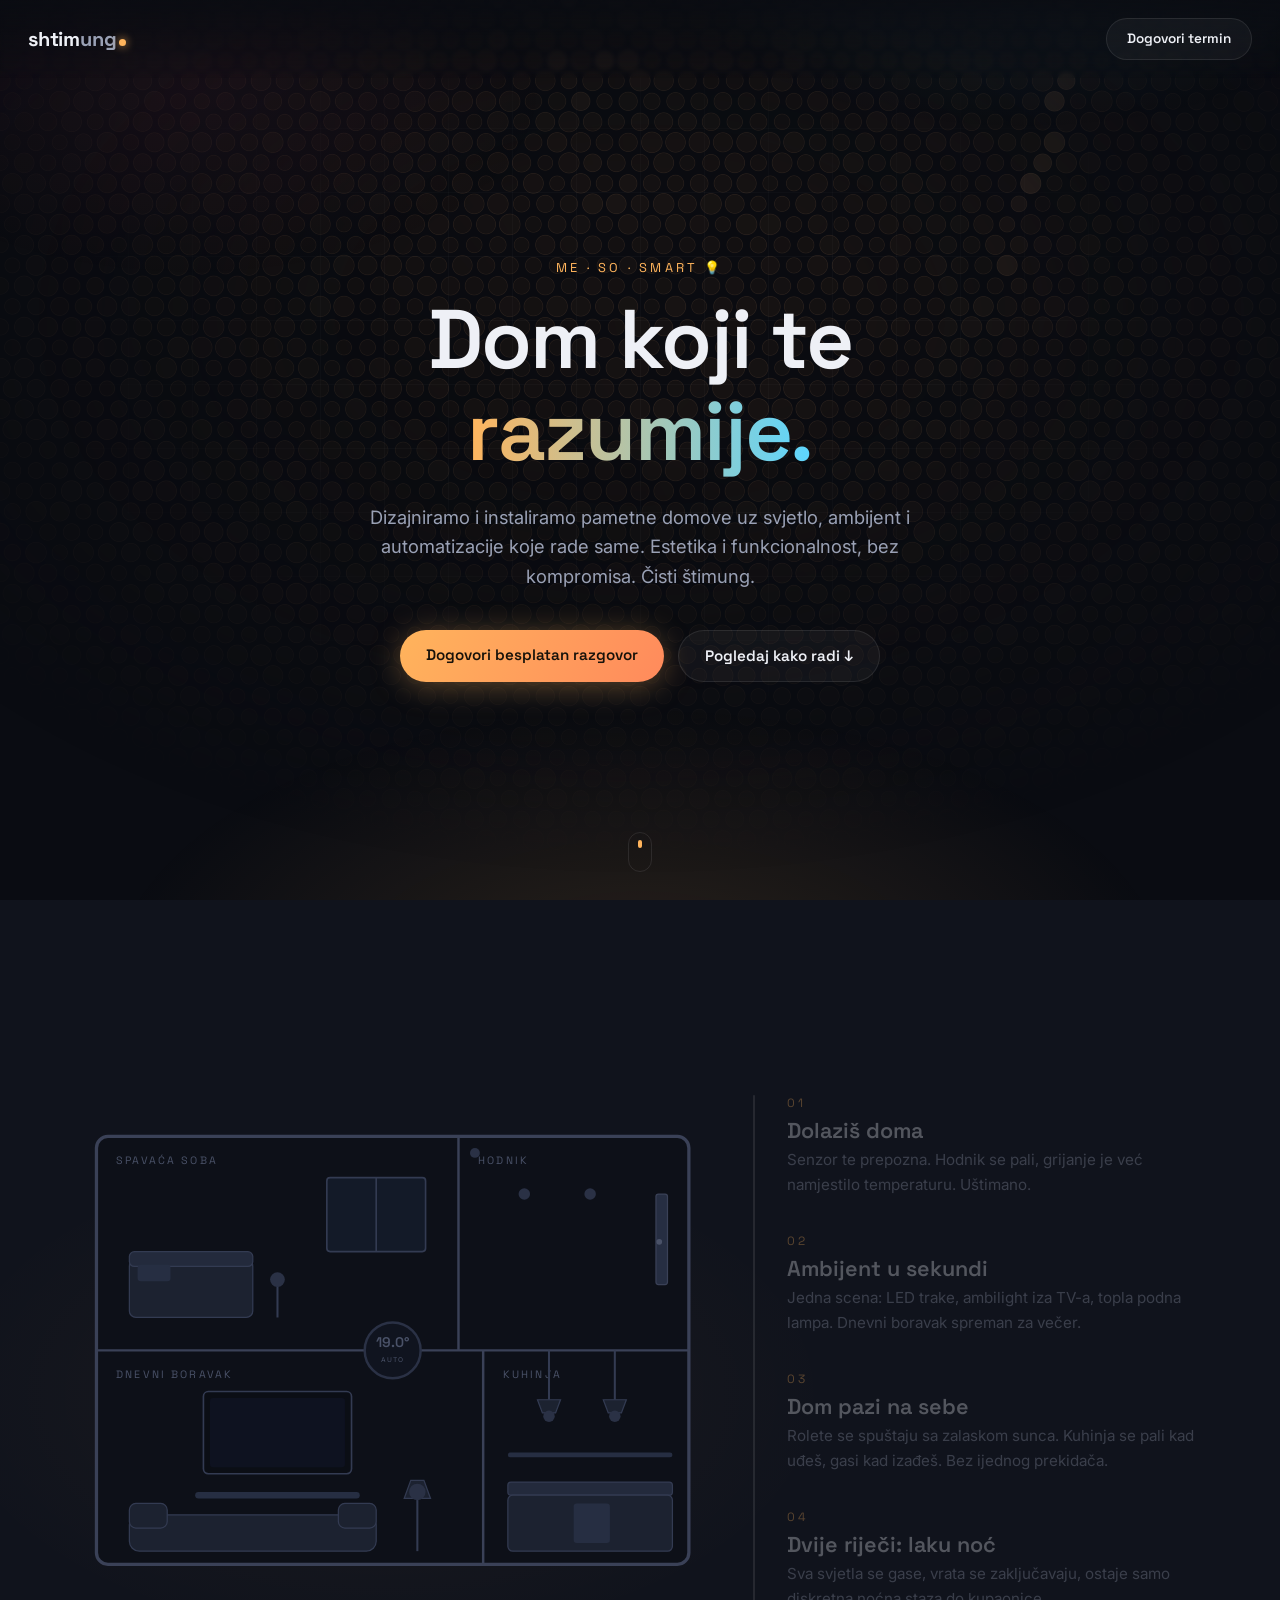
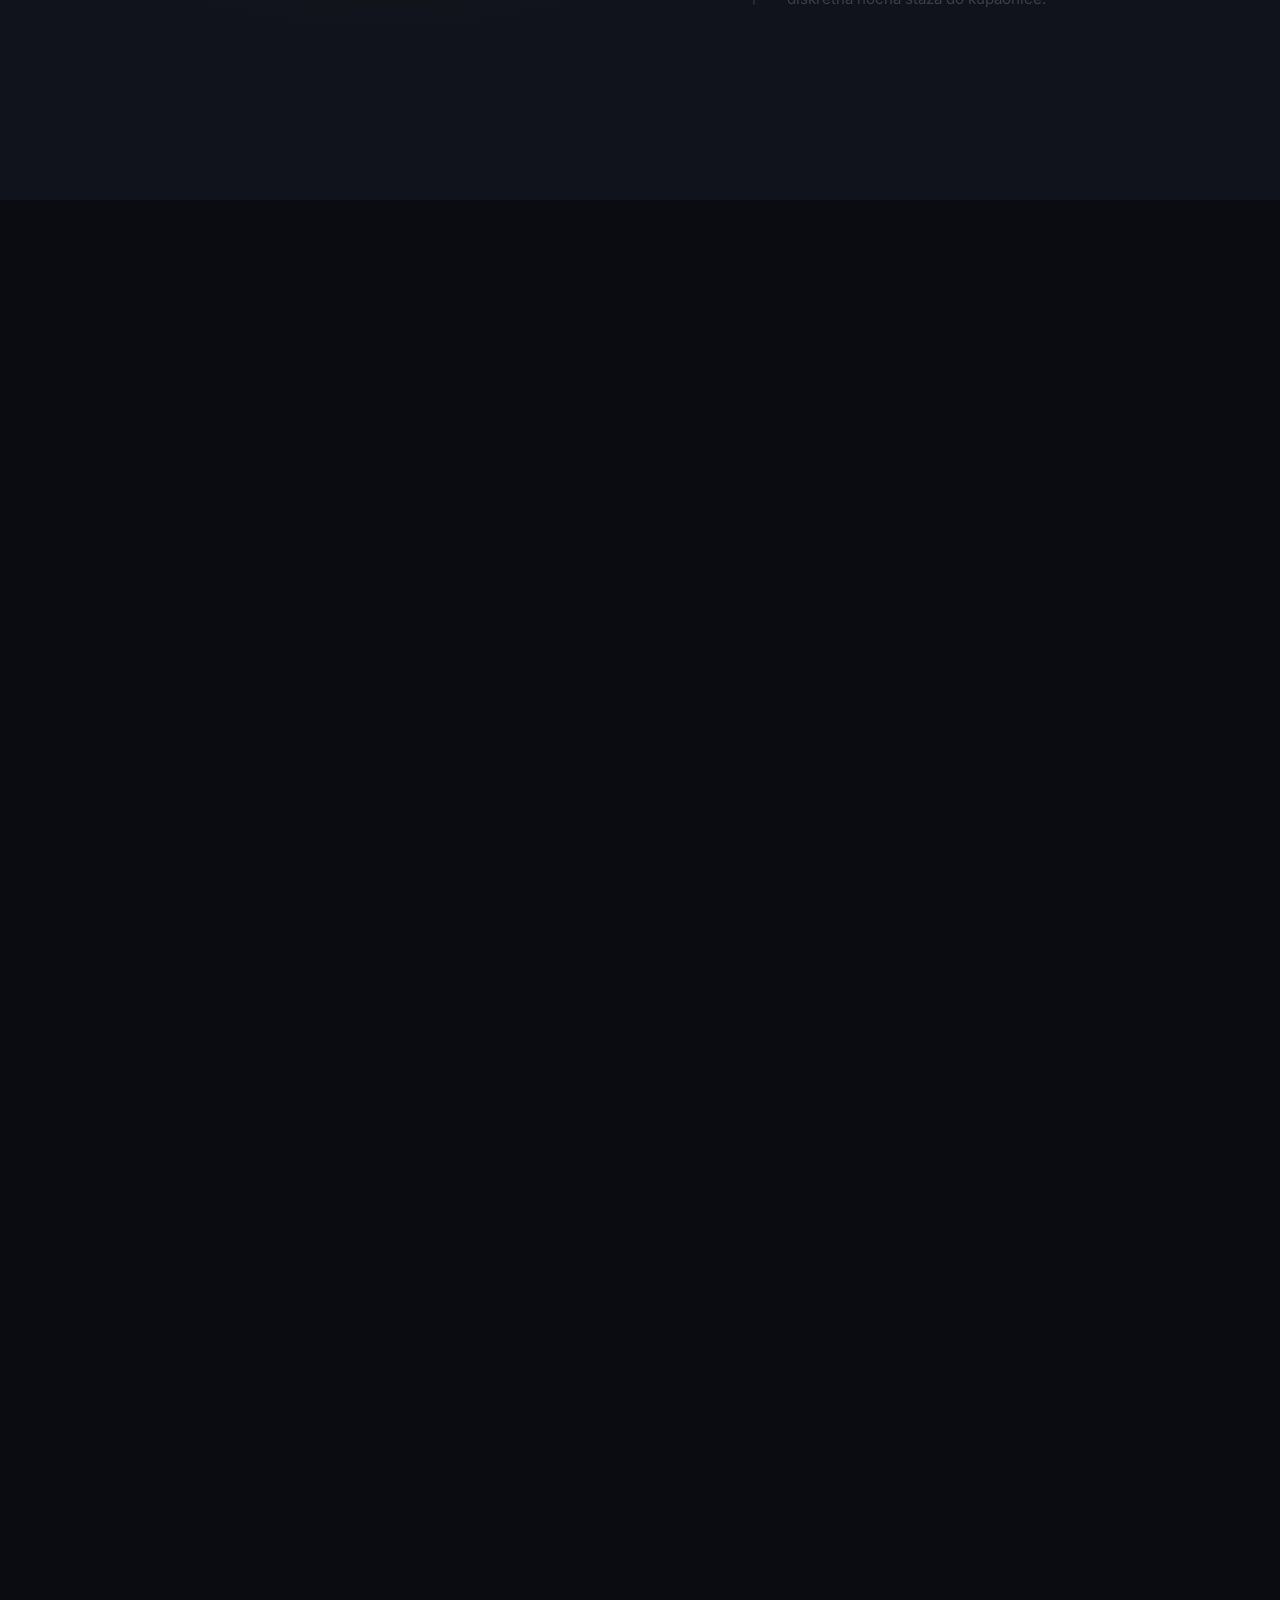
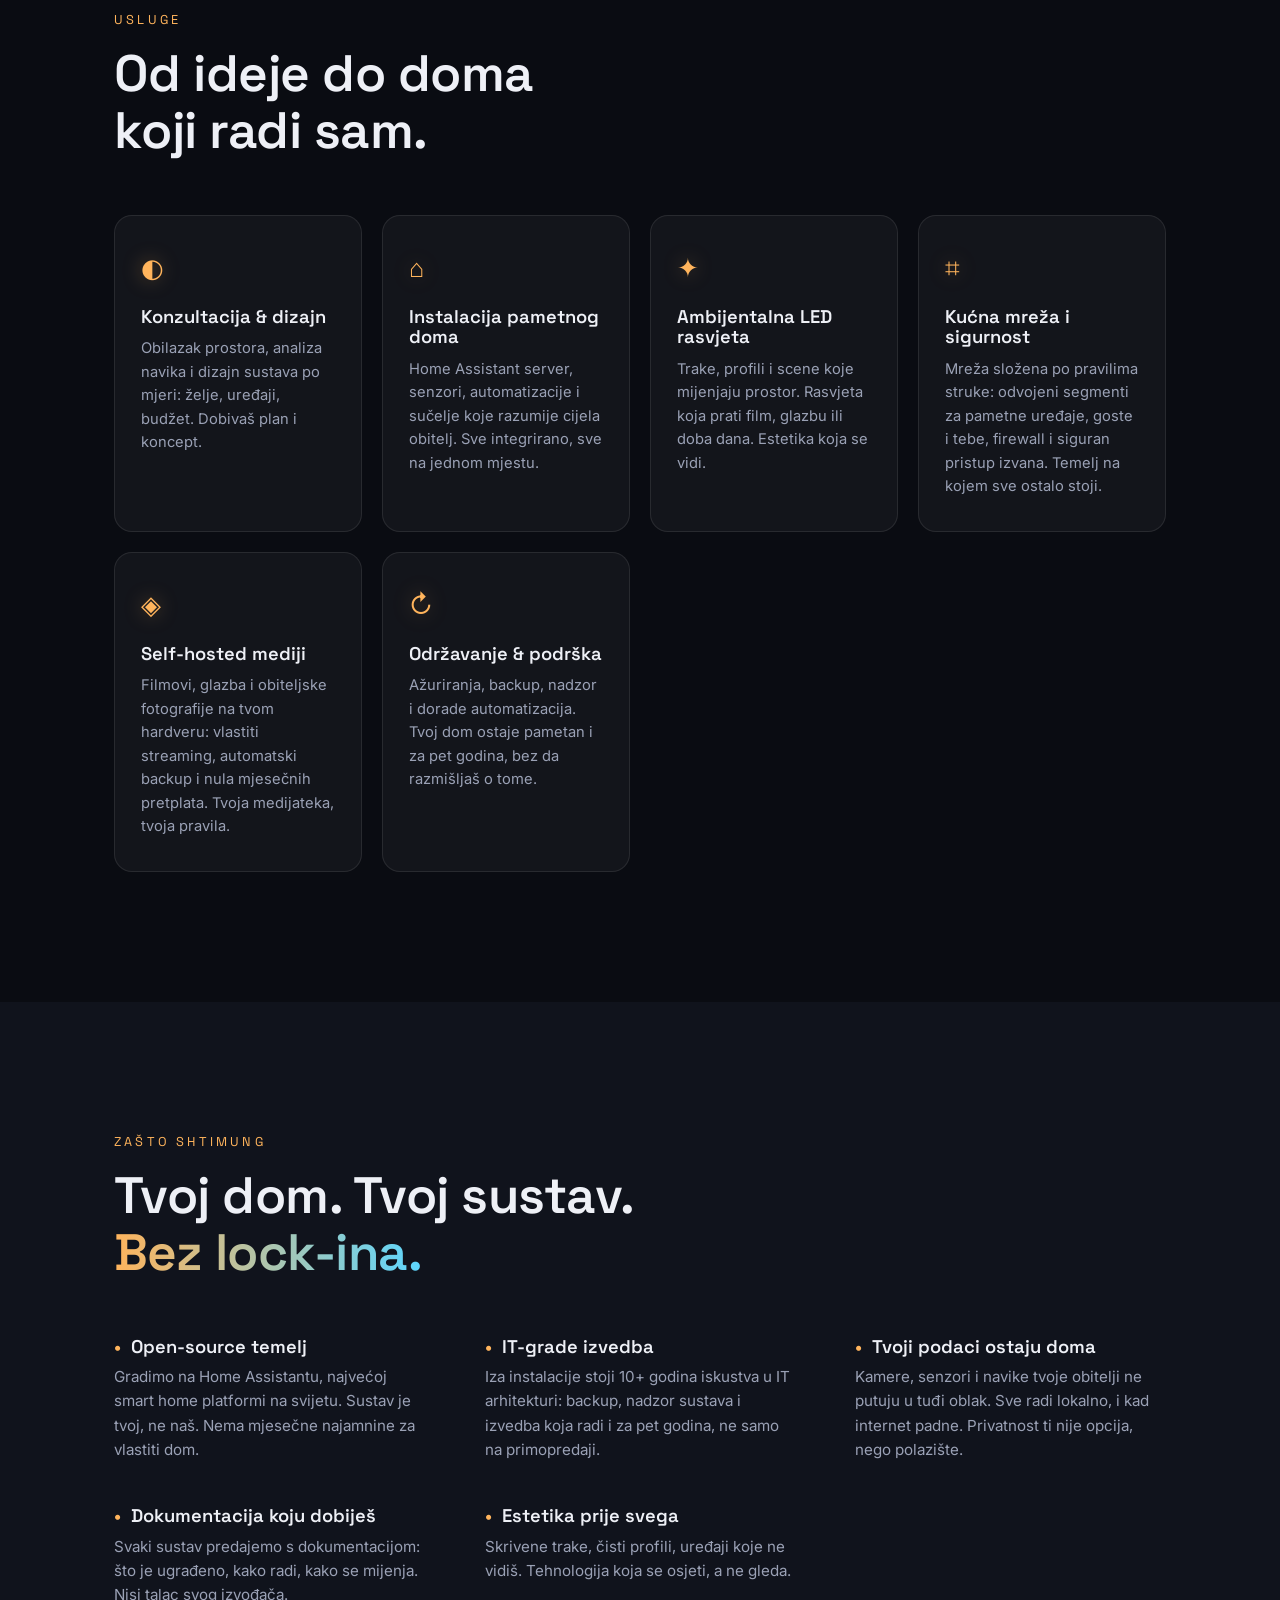
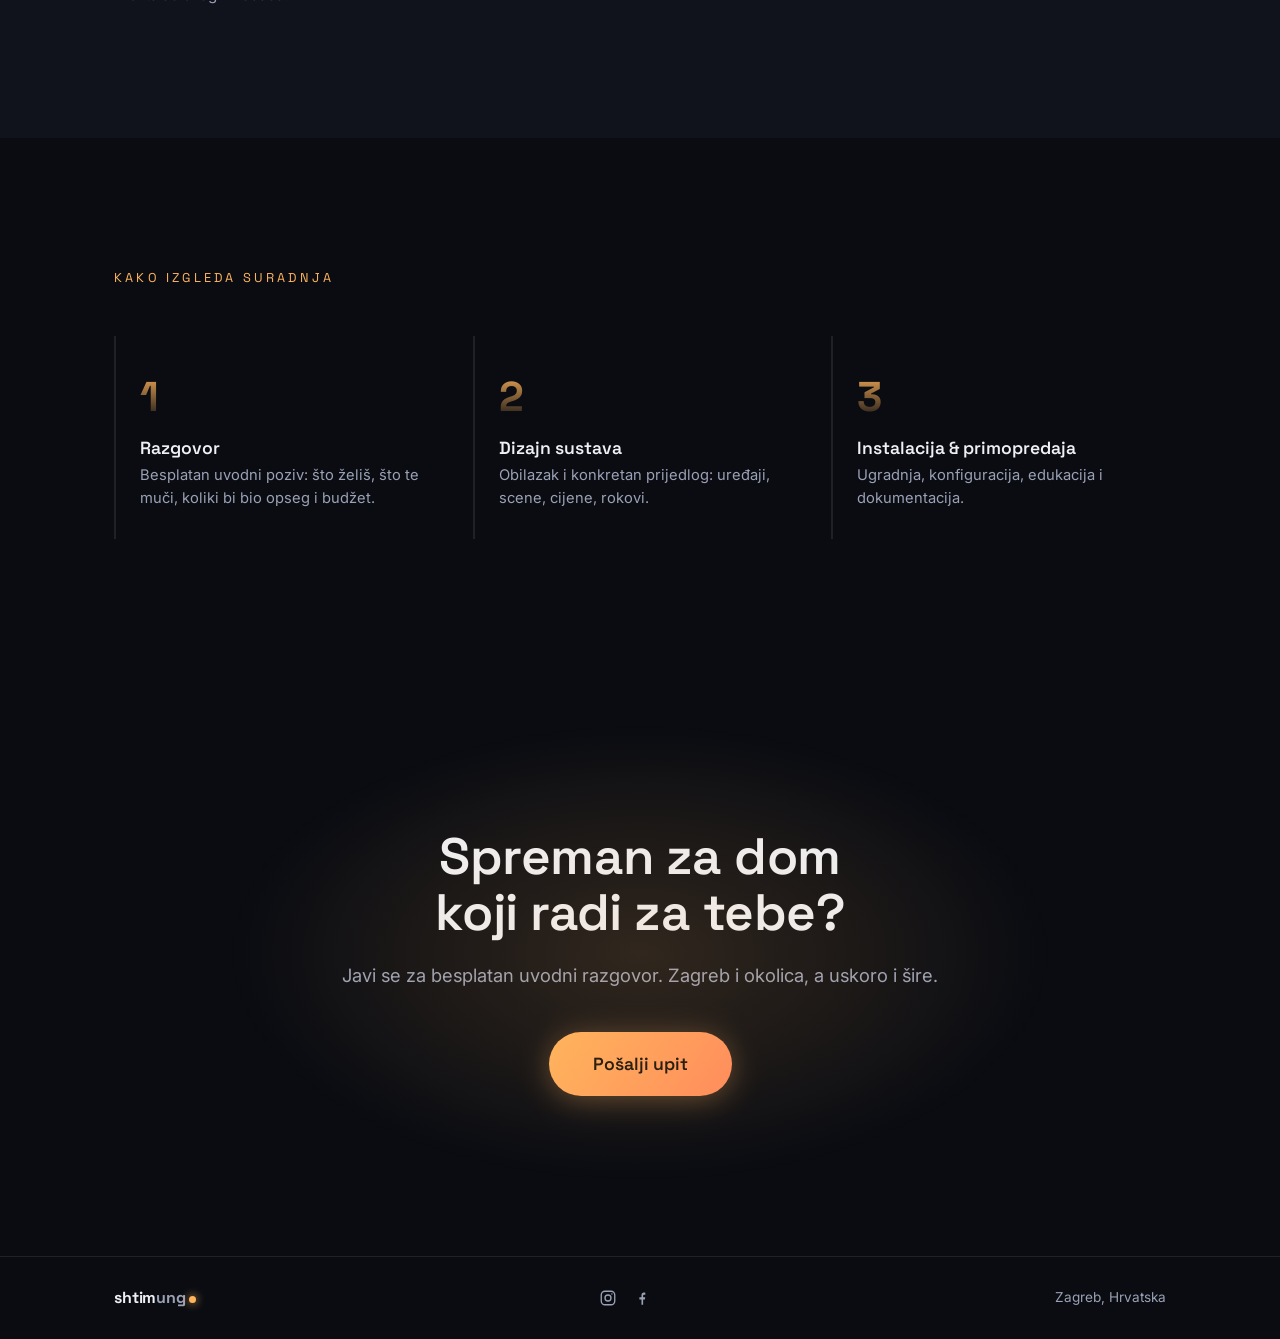
<file: www/index.html>
<!doctype html>
<html lang="hr">
    <head>
        <!-- Google tag (gtag.js) -->
        <script async src="https://www.googletagmanager.com/gtag/js?id=G-JT4N3PNN9Q"></script>
        <script>
            window.dataLayer = window.dataLayer || [];
            function gtag() { dataLayer.push(arguments); }
            gtag("js", new Date());
            gtag("config", "G-JT4N3PNN9Q");
        </script>
        <meta charset="UTF-8" />
        <meta name="viewport" content="width=device-width, initial-scale=1.0" />
        <title>shtimung | Pametan dom po mjeri, Zagreb</title>
        <meta
            name="description"
            content="Dizajn i instalacija pametnog doma u Zagrebu: Home Assistant, ambijentalna LED rasvjeta, automatizacije, sigurna kućna mreža i self-hosted mediji. Bez vendor lock-ina, tvoji podaci ostaju doma."
        />
        <link rel="preconnect" href="https://fonts.googleapis.com" />
        <link rel="preconnect" href="https://fonts.gstatic.com" crossorigin />
        <link
            href="https://fonts.googleapis.com/css2?family=Space+Grotesk:wght@400;500;600;700&family=Inter:wght@400;500;600&display=swap"
            rel="stylesheet"
        />
        <link rel="icon" href="brand/favicon.svg" type="image/svg+xml" />
        <link
            rel="icon"
            href="brand/favicon-32.png"
            type="image/png"
            sizes="32x32"
        />
        <link rel="shortcut icon" href="brand/favicon.ico" />
        <link rel="apple-touch-icon" href="brand/apple-touch-icon.png" />
        <meta name="theme-color" content="#0a0c12" />
        <meta
            property="og:title"
            content="shtimung | Pametan dom po mjeri, Zagreb"
        />
        <meta
            property="og:description"
            content="Dizajn i instalacija pametnog doma u Zagrebu: Home Assistant, ambijentalna LED rasvjeta, automatizacije, sigurna kućna mreža i self-hosted mediji."
        />
        <meta
            property="og:image"
            content="https://shtimung.hr/brand/avatar-1024.png"
        />
        <meta property="og:url" content="https://shtimung.hr" />
        <link rel="stylesheet" href="css/style.css" />
    </head>
    <body>
        <nav class="nav">
            <a href="#" class="brand" aria-label="shtimung">
                <svg class="logo-mark" viewBox="0 0 100 100" aria-hidden="true">
                    <path class="lm-roof" d="M 30 38 L 44 26 L 58 38" />
                    <text class="lm-s" x="44" y="72" text-anchor="middle">
                        s
                    </text>
                    <circle class="lm-halo" cx="68" cy="68" r="11" />
                    <circle class="lm-dot" cx="68" cy="68" r="6" />
                </svg>
                <span class="wordmark"
                    >shtim<span>ung</span><i class="dot"></i
                ></span>
            </a>
            <a href="#kontakt" class="btn btn-small">Dogovori termin</a>
        </nav>

        <!-- ============ HERO ============ -->
        <header class="hero">
            <canvas id="hero-shader" aria-hidden="true"></canvas>
            <div class="hero-bg" aria-hidden="true"></div>
            <div class="hero-content">
                <p class="eyebrow reveal">ME · SO · SMART 💡</p>
                <h1 class="reveal">Dom koji te<br /><em>razumije.</em></h1>
                <p class="lead reveal">
                    Dizajniramo i instaliramo pametne domove uz svjetlo,
                    ambijent i automatizacije koje rade same. Estetika i
                    funkcionalnost, bez kompromisa. Čisti štimung.
                </p>
                <div class="hero-cta reveal">
                    <a href="#kontakt" class="btn btn-primary"
                        >Dogovori besplatan razgovor</a
                    >
                    <a href="#scena" class="btn btn-ghost"
                        >Pogledaj kako radi ↓</a
                    >
                </div>
            </div>
            <div class="scroll-hint" aria-hidden="true">
                <span></span>
            </div>
        </header>

        <!-- ============ SCROLL SCENA ============ -->
        <section class="scene-section" id="scena" data-step="0">
            <div class="scene-sticky">
                <div class="scene-layout">
                    <div class="scene-visual">
                        <svg
                            id="apartment"
                            viewBox="0 0 760 560"
                            xmlns="http://www.w3.org/2000/svg"
                            role="img"
                            aria-label="Presjek pametnog stana koji se animira dok scrollaš"
                        >
                            <defs>
                                <radialGradient
                                    id="warmGlow"
                                    cx="50%"
                                    cy="50%"
                                    r="50%"
                                >
                                    <stop
                                        offset="0%"
                                        stop-color="#ffb45c"
                                        stop-opacity="0.85"
                                    />
                                    <stop
                                        offset="100%"
                                        stop-color="#ffb45c"
                                        stop-opacity="0"
                                    />
                                </radialGradient>
                                <radialGradient
                                    id="coolGlow"
                                    cx="50%"
                                    cy="50%"
                                    r="50%"
                                >
                                    <stop
                                        offset="0%"
                                        stop-color="#5cd6ff"
                                        stop-opacity="0.7"
                                    />
                                    <stop
                                        offset="100%"
                                        stop-color="#5cd6ff"
                                        stop-opacity="0"
                                    />
                                </radialGradient>
                                <linearGradient
                                    id="ledStrip"
                                    x1="0%"
                                    y1="0%"
                                    x2="100%"
                                    y2="0%"
                                >
                                    <stop offset="0%" stop-color="#ff5c8a" />
                                    <stop offset="25%" stop-color="#ffb45c" />
                                    <stop offset="50%" stop-color="#5cffb0" />
                                    <stop offset="75%" stop-color="#5cd6ff" />
                                    <stop offset="100%" stop-color="#ff5c8a" />
                                </linearGradient>
                                <linearGradient
                                    id="tvGlow"
                                    x1="0%"
                                    y1="0%"
                                    x2="0%"
                                    y2="100%"
                                >
                                    <stop
                                        offset="0%"
                                        stop-color="#5c8aff"
                                        stop-opacity="0.55"
                                    />
                                    <stop
                                        offset="100%"
                                        stop-color="#5c8aff"
                                        stop-opacity="0"
                                    />
                                </linearGradient>
                            </defs>

                            <!-- vanjski zid -->
                            <rect
                                x="20"
                                y="20"
                                width="720"
                                height="520"
                                rx="14"
                                class="wall outer"
                            />
                            <!-- pregrade: gore spavaća | hodnik, dolje dnevni | kuhinja -->
                            <line
                                x1="20"
                                y1="280"
                                x2="740"
                                y2="280"
                                class="wall"
                            />
                            <line
                                x1="460"
                                y1="20"
                                x2="460"
                                y2="280"
                                class="wall"
                            />
                            <line
                                x1="490"
                                y1="280"
                                x2="490"
                                y2="540"
                                class="wall"
                            />

                            <!-- ============ SPAVAĆA (gore lijevo) ============ -->
                            <g id="room-spavaca">
                                <ellipse
                                    class="glow warm"
                                    id="glow-spavaca"
                                    cx="150"
                                    cy="160"
                                    rx="130"
                                    ry="90"
                                    fill="url(#warmGlow)"
                                />
                                <text x="44" y="54" class="room-label">
                                    SPAVAĆA SOBA
                                </text>
                                <!-- krevet -->
                                <rect
                                    x="60"
                                    y="170"
                                    width="150"
                                    height="70"
                                    rx="8"
                                    class="furniture"
                                />
                                <rect
                                    x="60"
                                    y="160"
                                    width="150"
                                    height="18"
                                    rx="6"
                                    class="furniture light-part"
                                />
                                <rect
                                    x="70"
                                    y="176"
                                    width="40"
                                    height="20"
                                    rx="4"
                                    class="furniture-detail"
                                />
                                <!-- noćna lampa -->
                                <line
                                    x1="240"
                                    y1="240"
                                    x2="240"
                                    y2="200"
                                    class="furniture-line"
                                />
                                <circle
                                    id="lamp-spavaca"
                                    cx="240"
                                    cy="194"
                                    r="9"
                                    class="bulb warm"
                                />
                                <!-- prozor + roleta -->
                                <rect
                                    x="300"
                                    y="70"
                                    width="120"
                                    height="90"
                                    rx="4"
                                    class="window"
                                />
                                <line
                                    x1="360"
                                    y1="70"
                                    x2="360"
                                    y2="160"
                                    class="window-bar"
                                />
                                <rect
                                    id="roleta-spavaca"
                                    x="300"
                                    y="70"
                                    width="120"
                                    height="90"
                                    class="roleta"
                                />
                            </g>

                            <!-- ============ HODNIK (gore desno) ============ -->
                            <g id="room-hodnik">
                                <ellipse
                                    class="glow warm"
                                    id="glow-hodnik"
                                    cx="600"
                                    cy="150"
                                    rx="120"
                                    ry="90"
                                    fill="url(#warmGlow)"
                                />
                                <text x="484" y="54" class="room-label">
                                    HODNIK
                                </text>
                                <!-- ulazna vrata -->
                                <rect
                                    x="700"
                                    y="90"
                                    width="14"
                                    height="110"
                                    rx="3"
                                    class="door"
                                />
                                <circle
                                    cx="704"
                                    cy="148"
                                    r="3.5"
                                    class="door-knob"
                                />
                                <!-- stropna svjetla -->
                                <circle
                                    id="spot-hodnik-1"
                                    cx="540"
                                    cy="90"
                                    r="7"
                                    class="bulb warm"
                                />
                                <circle
                                    id="spot-hodnik-2"
                                    cx="620"
                                    cy="90"
                                    r="7"
                                    class="bulb warm"
                                />
                                <!-- senzor pokreta -->
                                <g id="senzor-hodnik">
                                    <circle
                                        cx="480"
                                        cy="40"
                                        r="6"
                                        class="sensor"
                                    />
                                    <circle
                                        cx="480"
                                        cy="40"
                                        r="14"
                                        class="sensor-ring"
                                    />
                                    <circle
                                        cx="480"
                                        cy="40"
                                        r="24"
                                        class="sensor-ring r2"
                                    />
                                </g>
                                <!-- night path svjetlo -->
                                <rect
                                    id="nightpath"
                                    x="480"
                                    y="252"
                                    width="200"
                                    height="5"
                                    rx="2.5"
                                    class="night-strip"
                                />
                            </g>

                            <!-- ============ DNEVNI BORAVAK (dolje lijevo) ============ -->
                            <g id="room-dnevni">
                                <ellipse
                                    class="glow warm"
                                    id="glow-dnevni"
                                    cx="240"
                                    cy="420"
                                    rx="200"
                                    ry="120"
                                    fill="url(#warmGlow)"
                                />
                                <text x="44" y="314" class="room-label">
                                    DNEVNI BORAVAK
                                </text>
                                <!-- TV + ambilight -->
                                <rect
                                    id="tv-ambient"
                                    x="130"
                                    y="316"
                                    width="220"
                                    height="80"
                                    fill="url(#tvGlow)"
                                    rx="8"
                                />
                                <rect
                                    x="150"
                                    y="330"
                                    width="180"
                                    height="100"
                                    rx="6"
                                    class="tv"
                                />
                                <rect
                                    id="tv-screen"
                                    x="158"
                                    y="338"
                                    width="164"
                                    height="84"
                                    rx="4"
                                    class="tv-screen"
                                />
                                <!-- LED traka ispod police -->
                                <rect
                                    x="140"
                                    y="452"
                                    width="200"
                                    height="8"
                                    rx="4"
                                    class="furniture-detail"
                                />
                                <rect
                                    id="led-traka"
                                    x="140"
                                    y="452"
                                    width="200"
                                    height="8"
                                    rx="4"
                                    fill="url(#ledStrip)"
                                    class="led-strip"
                                />
                                <!-- sofa -->
                                <rect
                                    x="60"
                                    y="480"
                                    width="300"
                                    height="44"
                                    rx="12"
                                    class="furniture"
                                />
                                <rect
                                    x="60"
                                    y="466"
                                    width="46"
                                    height="30"
                                    rx="8"
                                    class="furniture"
                                />
                                <rect
                                    x="314"
                                    y="466"
                                    width="46"
                                    height="30"
                                    rx="8"
                                    class="furniture"
                                />
                                <!-- podna lampa -->
                                <line
                                    x1="410"
                                    y1="524"
                                    x2="410"
                                    y2="460"
                                    class="furniture-line"
                                />
                                <path
                                    d="M394 460 L426 460 L418 438 L402 438 Z"
                                    class="furniture"
                                />
                                <circle
                                    id="lamp-dnevni"
                                    cx="410"
                                    cy="452"
                                    r="10"
                                    class="bulb warm"
                                />
                            </g>

                            <!-- ============ KUHINJA (dolje desno) ============ -->
                            <g id="room-kuhinja">
                                <ellipse
                                    class="glow warm"
                                    id="glow-kuhinja"
                                    cx="615"
                                    cy="430"
                                    rx="140"
                                    ry="100"
                                    fill="url(#warmGlow)"
                                />
                                <text x="514" y="314" class="room-label">
                                    KUHINJA
                                </text>
                                <!-- visilice -->
                                <g id="pendant-1">
                                    <line
                                        x1="570"
                                        y1="280"
                                        x2="570"
                                        y2="340"
                                        class="furniture-line"
                                    />
                                    <path
                                        d="M556 340 L584 340 L578 356 L562 356 Z"
                                        class="furniture"
                                    />
                                    <circle
                                        cx="570"
                                        cy="360"
                                        r="7"
                                        class="bulb warm"
                                    />
                                </g>
                                <g id="pendant-2">
                                    <line
                                        x1="650"
                                        y1="280"
                                        x2="650"
                                        y2="340"
                                        class="furniture-line"
                                    />
                                    <path
                                        d="M636 340 L664 340 L658 356 L642 356 Z"
                                        class="furniture"
                                    />
                                    <circle
                                        cx="650"
                                        cy="360"
                                        r="7"
                                        class="bulb warm"
                                    />
                                </g>
                                <!-- kuhinjski pult -->
                                <rect
                                    x="520"
                                    y="440"
                                    width="200"
                                    height="16"
                                    rx="4"
                                    class="furniture light-part"
                                />
                                <rect
                                    x="520"
                                    y="456"
                                    width="200"
                                    height="68"
                                    rx="6"
                                    class="furniture"
                                />
                                <rect
                                    x="600"
                                    y="466"
                                    width="44"
                                    height="48"
                                    rx="4"
                                    class="furniture-detail"
                                />
                                <!-- LED ispod visećih elemenata -->
                                <rect
                                    x="520"
                                    y="404"
                                    width="200"
                                    height="6"
                                    rx="3"
                                    class="furniture-detail"
                                />
                                <rect
                                    id="led-kuhinja"
                                    x="520"
                                    y="404"
                                    width="200"
                                    height="6"
                                    rx="3"
                                    fill="url(#ledStrip)"
                                    class="led-strip"
                                />
                            </g>

                            <!-- ============ TERMOSTAT (centar) ============ -->
                            <g id="termostat">
                                <circle
                                    cx="380"
                                    cy="280"
                                    r="34"
                                    class="thermo-bg"
                                />
                                <circle
                                    cx="380"
                                    cy="280"
                                    r="34"
                                    class="thermo-ring"
                                />
                                <text
                                    x="380"
                                    y="276"
                                    class="thermo-value"
                                    text-anchor="middle"
                                >
                                    21.5°
                                </text>
                                <text
                                    x="380"
                                    y="294"
                                    class="thermo-label"
                                    text-anchor="middle"
                                >
                                    AUTO
                                </text>
                            </g>
                        </svg>
                    </div>

                    <div class="scene-steps">
                        <div class="scene-progress">
                            <div
                                class="scene-progress-bar"
                                id="progress-bar"
                            ></div>
                        </div>
                        <ol>
                            <li class="step" data-goto="1">
                                <span class="step-num">01</span>
                                <h3>Dolaziš doma</h3>
                                <p>
                                    Senzor te prepozna. Hodnik se pali, grijanje
                                    je već namjestilo temperaturu. Uštimano.
                                </p>
                            </li>
                            <li class="step" data-goto="2">
                                <span class="step-num">02</span>
                                <h3>Ambijent u sekundi</h3>
                                <p>
                                    Jedna scena: LED trake, ambilight iza TV-a,
                                    topla podna lampa. Dnevni boravak spreman za
                                    večer.
                                </p>
                            </li>
                            <li class="step" data-goto="3">
                                <span class="step-num">03</span>
                                <h3>Dom pazi na sebe</h3>
                                <p>
                                    Rolete se spuštaju sa zalaskom sunca.
                                    Kuhinja se pali kad uđeš, gasi kad izađeš.
                                    Bez ijednog prekidača.
                                </p>
                            </li>
                            <li class="step" data-goto="4">
                                <span class="step-num">04</span>
                                <h3>Dvije riječi: laku noć</h3>
                                <p>
                                    Sva svjetla se gase, vrata se zaključavaju,
                                    ostaje samo diskretna noćna staza do
                                    kupaonice.
                                </p>
                            </li>
                        </ol>
                    </div>
                </div>
            </div>
        </section>

        <!-- ============ USLUGE ============ -->
        <section class="services" id="usluge">
            <div class="container">
                <p class="eyebrow reveal">Usluge</p>
                <h2 class="reveal">Od ideje do doma<br />koji radi sam.</h2>
                <div class="cards">
                    <article class="card reveal">
                        <div class="card-icon">◐</div>
                        <h3>Konzultacija & dizajn</h3>
                        <p>
                            Obilazak prostora, analiza navika i dizajn sustava
                            po mjeri: želje, uređaji, budžet. Dobivaš plan i
                            koncept.
                        </p>
                    </article>
                    <article class="card reveal">
                        <div class="card-icon">⌂</div>
                        <h3>Instalacija pametnog doma</h3>
                        <p>
                            Home Assistant server, senzori, automatizacije i
                            sučelje koje razumije cijela obitelj. Sve
                            integrirano, sve na jednom mjestu.
                        </p>
                    </article>
                    <article class="card reveal">
                        <div class="card-icon">✦</div>
                        <h3>Ambijentalna LED rasvjeta</h3>
                        <p>
                            Trake, profili i scene koje mijenjaju prostor.
                            Rasvjeta koja prati film, glazbu ili doba dana.
                            Estetika koja se vidi.
                        </p>
                    </article>
                    <article class="card reveal">
                        <div class="card-icon">⌗</div>
                        <h3>Kućna mreža i sigurnost</h3>
                        <p>
                            Mreža složena po pravilima struke: odvojeni segmenti
                            za pametne uređaje, goste i tebe, firewall i siguran
                            pristup izvana. Temelj na kojem sve ostalo stoji.
                        </p>
                    </article>
                    <article class="card reveal">
                        <div class="card-icon">◈</div>
                        <h3>Self-hosted mediji</h3>
                        <p>
                            Filmovi, glazba i obiteljske fotografije na tvom
                            hardveru: vlastiti streaming, automatski backup i
                            nula mjesečnih pretplata. Tvoja medijateka, tvoja
                            pravila.
                        </p>
                    </article>
                    <article class="card reveal">
                        <div class="card-icon">↻</div>
                        <h3>Održavanje & podrška</h3>
                        <p>
                            Ažuriranja, backup, nadzor i dorade automatizacija.
                            Tvoj dom ostaje pametan i za pet godina, bez da
                            razmišljaš o tome.
                        </p>
                    </article>
                </div>
            </div>
        </section>

        <!-- ============ ZAŠTO MI ============ -->
        <section class="why" id="zasto">
            <div class="container">
                <p class="eyebrow reveal">Zašto shtimung</p>
                <h2 class="reveal">
                    Tvoj dom. Tvoj sustav.<br /><em>Bez lock-ina.</em>
                </h2>
                <div class="why-grid">
                    <div class="why-item reveal">
                        <h3>Open-source temelj</h3>
                        <p>
                            Gradimo na Home Assistantu, najvećoj smart home
                            platformi na svijetu. Sustav je tvoj, ne naš. Nema
                            mjesečne najamnine za vlastiti dom.
                        </p>
                    </div>
                    <div class="why-item reveal">
                        <h3>IT-grade izvedba</h3>
                        <p>
                            Iza instalacije stoji 10+ godina iskustva u IT
                            arhitekturi: backup, nadzor sustava i izvedba koja
                            radi i za pet godina, ne samo na primopredaji.
                        </p>
                    </div>
                    <div class="why-item reveal">
                        <h3>Tvoji podaci ostaju doma</h3>
                        <p>
                            Kamere, senzori i navike tvoje obitelji ne putuju u
                            tuđi oblak. Sve radi lokalno, i kad internet padne.
                            Privatnost ti nije opcija, nego polazište.
                        </p>
                    </div>
                    <div class="why-item reveal">
                        <h3>Dokumentacija koju dobiješ</h3>
                        <p>
                            Svaki sustav predajemo s dokumentacijom: što je
                            ugrađeno, kako radi, kako se mijenja. Nisi talac
                            svog izvođača.
                        </p>
                    </div>
                    <div class="why-item reveal">
                        <h3>Estetika prije svega</h3>
                        <p>
                            Skrivene trake, čisti profili, uređaji koje ne
                            vidiš. Tehnologija koja se osjeti, a ne gleda.
                        </p>
                    </div>
                </div>
            </div>
        </section>

        <!-- ============ PROCES ============ -->
        <section class="process">
            <div class="container">
                <p class="eyebrow reveal">Kako izgleda suradnja</p>
                <div class="process-steps">
                    <div class="process-step reveal">
                        <span>1</span>
                        <h3>Razgovor</h3>
                        <p>
                            Besplatan uvodni poziv: što želiš, što te muči,
                            koliki bi bio opseg i budžet.
                        </p>
                    </div>
                    <div class="process-step reveal">
                        <span>2</span>
                        <h3>Dizajn sustava</h3>
                        <p>
                            Obilazak i konkretan prijedlog: uređaji, scene,
                            cijene, rokovi.
                        </p>
                    </div>
                    <div class="process-step reveal">
                        <span>3</span>
                        <h3>Instalacija & primopredaja</h3>
                        <p>
                            Ugradnja, konfiguracija, edukacija i dokumentacija.
                        </p>
                    </div>
                </div>
            </div>
        </section>

        <!-- ============ KONTAKT ============ -->
        <section class="contact" id="kontakt">
            <div class="container">
                <div class="contact-glow" aria-hidden="true"></div>
                <h2 class="reveal">Spreman za dom<br />koji radi za tebe?</h2>
                <p class="lead reveal">
                    Javi se za besplatan uvodni razgovor. Zagreb i okolica, a
                    uskoro i šire.
                </p>
                <div class="reveal">
                    <a
                        href="mailto:info@shtimung.hr?subject=Upit%20za%20pametni%20dom"
                        class="btn btn-primary btn-big"
                        >Pošalji upit</a
                    >
                </div>
            </div>
        </section>

        <footer class="footer">
            <div class="container">
                <span class="wordmark"
                    >shtim<span>ung</span><i class="dot"></i
                ></span>
                <nav class="footer-social" aria-label="Društvene mreže">
                    <a
                        href="https://www.instagram.com/shtimung.hr/"
                        target="_blank"
                        rel="noopener"
                        aria-label="Instagram"
                    >
                        <svg
                            viewBox="0 0 24 24"
                            width="18"
                            height="18"
                            fill="none"
                            stroke="currentColor"
                            stroke-width="1.8"
                        >
                            <rect x="3" y="3" width="18" height="18" rx="5" />
                            <circle cx="12" cy="12" r="4" />
                            <circle
                                cx="17.2"
                                cy="6.8"
                                r="1"
                                fill="currentColor"
                                stroke="none"
                            />
                        </svg>
                    </a>
                    <a
                        href="https://www.facebook.com/profile.php?id=61591656844748"
                        target="_blank"
                        rel="noopener"
                        aria-label="Facebook"
                    >
                        <svg
                            viewBox="0 0 24 24"
                            width="18"
                            height="18"
                            fill="currentColor"
                        >
                            <path
                                d="M13.5 21v-7h2.4l.4-3h-2.8V9.1c0-.9.3-1.5 1.6-1.5h1.3V4.9c-.2 0-1-.1-1.9-.1-1.9 0-3.2 1.2-3.2 3.3V11H8.5v3h2.8v7h2.2z"
                            />
                        </svg>
                    </a>
                </nav>
                <span>Zagreb, Hrvatska</span>
            </div>
        </footer>

        <script src="js/shader.js"></script>
        <script src="js/main.js"></script>
    </body>
</html>
</file>
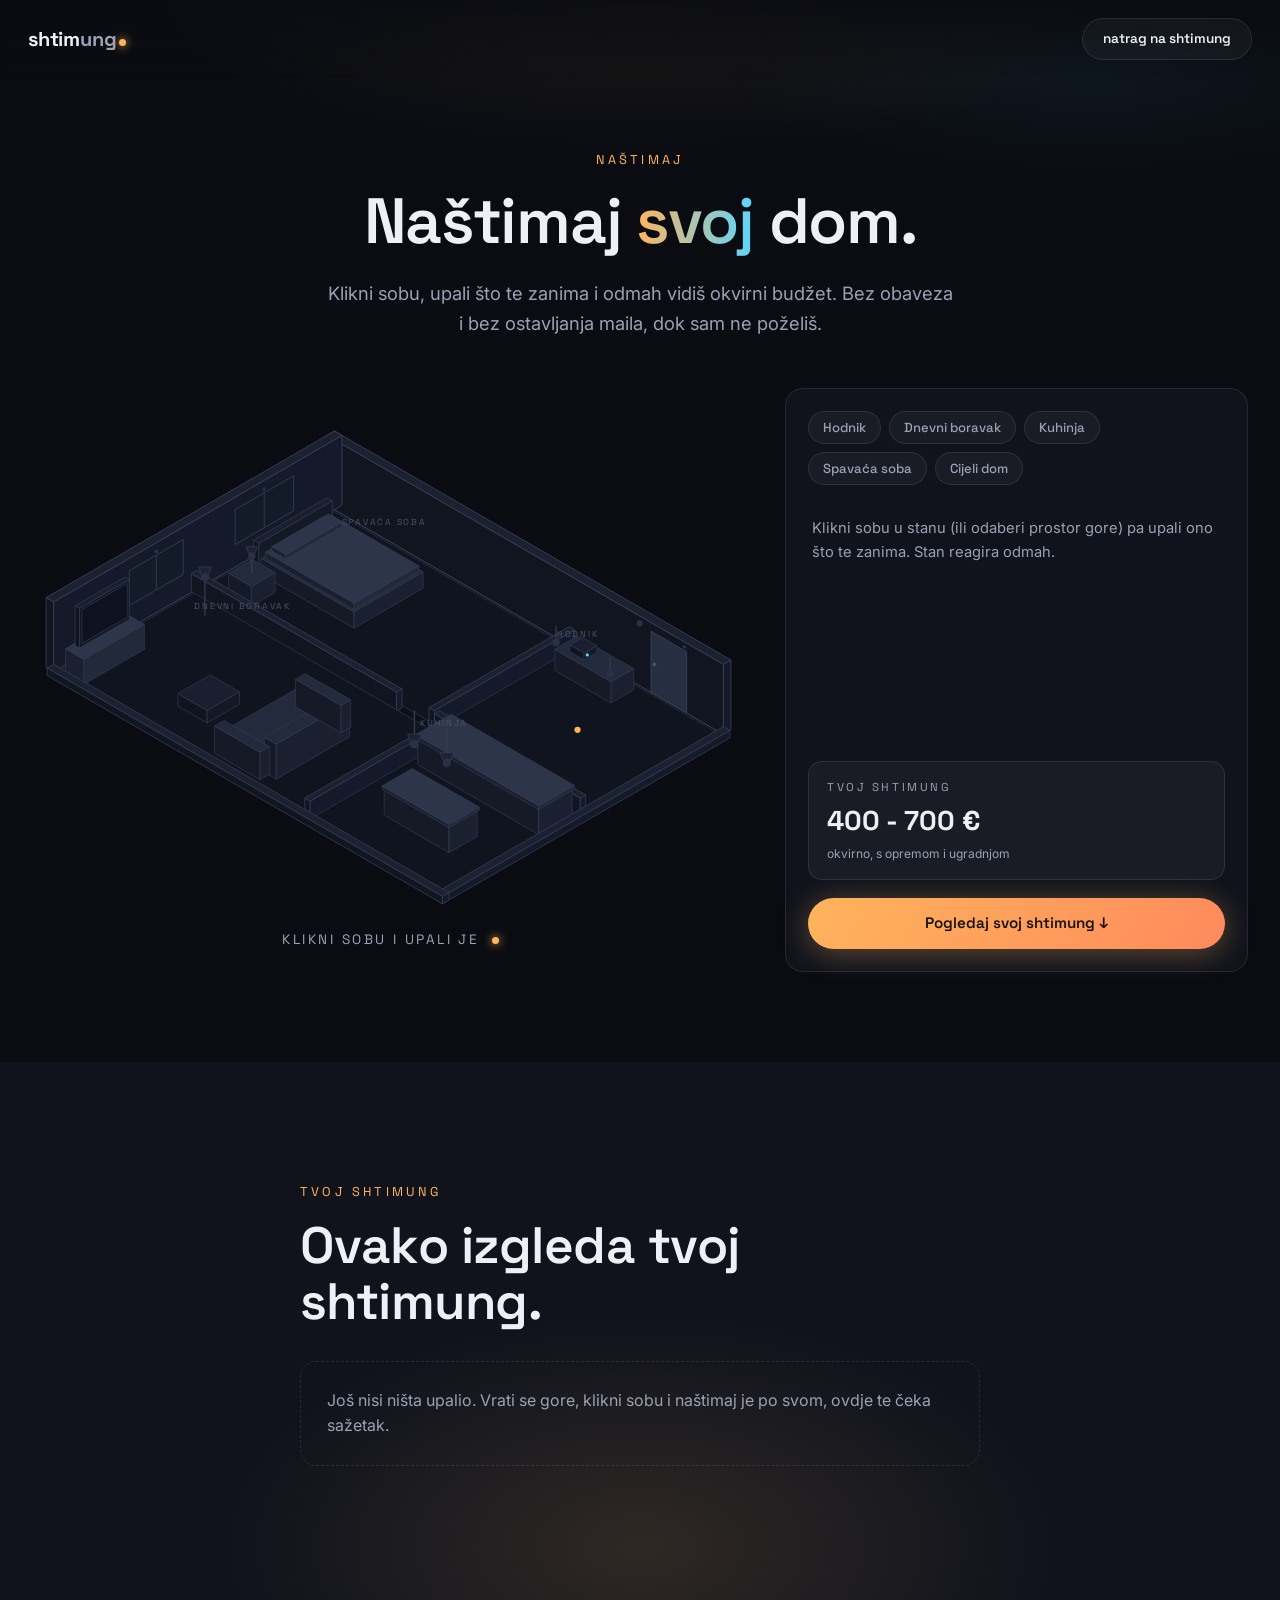
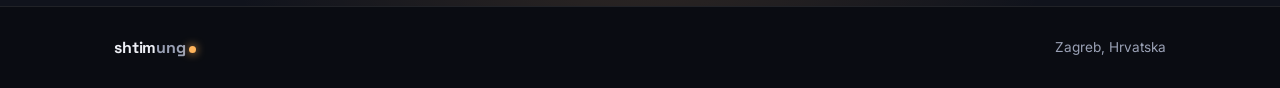
<file: www/nashtimaj/index.html>
<!doctype html>
<html lang="hr">
    <head>
        <!-- Google tag (gtag.js) -->
        <script async src="https://www.googletagmanager.com/gtag/js?id=G-JT4N3PNN9Q"></script>
        <script>
            window.dataLayer = window.dataLayer || [];
            function gtag() { dataLayer.push(arguments); }
            gtag("js", new Date());
            gtag("config", "G-JT4N3PNN9Q");
        </script>
        <meta charset="UTF-8" />
        <meta name="viewport" content="width=device-width, initial-scale=1.0" />
        <title>naštimaj svoj dom | shtimung</title>
        <meta
            name="description"
            content="Klikni sobu, upali što te zanima i odmah vidiš okvirni budžet za svoj pametni dom. Interaktivni konfigurator, bez obaveza."
        />
        <link rel="preconnect" href="https://fonts.googleapis.com" />
        <link rel="preconnect" href="https://fonts.gstatic.com" crossorigin />
        <link
            href="https://fonts.googleapis.com/css2?family=Space+Grotesk:wght@400;500;600;700&family=Inter:wght@400;500;600&display=swap"
            rel="stylesheet"
        />
        <link rel="icon" href="../brand/favicon.svg" type="image/svg+xml" />
        <link rel="icon" href="../brand/favicon-32.png" type="image/png" sizes="32x32" />
        <link rel="apple-touch-icon" href="../brand/apple-touch-icon.png" />
        <meta name="theme-color" content="#0a0c12" />
        <!-- soft-launch: dostupno samo preko direktnog linka -->
        <meta name="robots" content="noindex, nofollow" />
        <meta property="og:title" content="naštimaj svoj dom | shtimung" />
        <meta property="og:description" content="Klikni sobu, upali što te zanima i odmah vidiš okvirni budžet za svoj pametni dom." />
        <meta property="og:image" content="https://shtimung.hr/brand/avatar-1024.png" />
        <meta property="og:url" content="https://shtimung.hr/nashtimaj/" />
        <link rel="stylesheet" href="../css/style.css" />
        <link rel="stylesheet" href="css/nashtimaj.css" />
    </head>
    <body class="nsh-body">
        <nav class="nav">
            <a href="/" class="brand" aria-label="shtimung">
                <span class="wordmark"
                    >shtim<span>ung</span><i class="dot"></i
                ></span>
            </a>
            <a href="/" class="btn btn-small">natrag na shtimung</a>
        </nav>

        <!-- ============ UVOD ============ -->
        <header class="nsh-hero">
            <div class="nsh-hero-bg" aria-hidden="true"></div>
            <p class="eyebrow reveal">naštimaj</p>
            <h1 class="reveal">Naštimaj <em>svoj</em> dom.</h1>
            <p class="lead reveal">
                Klikni sobu, upali što te zanima i odmah vidiš okvirni
                budžet. Bez obaveza i bez ostavljanja maila, dok sam ne
                poželiš.
            </p>
        </header>

        <!-- ============ APP ============ -->
        <main class="nsh-app">
            <div class="nsh-scene-wrap" id="scene-wrap">
                <div class="nsh-tilt" id="iso-tilt">
                    <svg
                        id="iso-scena"
                        viewBox="0 0 1150 860"
                        xmlns="http://www.w3.org/2000/svg"
                        role="img"
                        aria-label="Izometrijski prikaz stana: klikni sobu da odabereš što želiš automatizirati"
                    ></svg>
                </div>
                <p class="nsh-hint" id="nsh-hint">
                    klikni sobu i upali je <i class="dot"></i>
                </p>
            </div>

            <aside class="nsh-panel">
                <div class="nsh-chips" id="nsh-chips"></div>
                <div class="nsh-moduli" id="nsh-moduli"></div>
                <div class="nsh-total">
                    <span class="nsh-total-label">tvoj shtimung</span>
                    <strong class="nsh-total-val" id="nsh-total-val">0 €</strong>
                    <span class="nsh-total-note">okvirno, s opremom i ugradnjom</span>
                </div>
                <a class="btn btn-primary nsh-panel-cta" href="#sazetak"
                    >Pogledaj svoj shtimung ↓</a
                >
            </aside>
        </main>

        <!-- ============ SAŽETAK ============ -->
        <section class="nsh-sazetak" id="sazetak">
            <div class="nsh-sazetak-glow" aria-hidden="true"></div>
            <div class="nsh-sazetak-inner">
                <p class="eyebrow">tvoj shtimung</p>
                <h2 id="sazetak-naslov">Ovako izgleda tvoj shtimung.</h2>

                <div id="sazetak-prazno" class="nsh-prazno">
                    <p>
                        Još nisi ništa upalio. Vrati se gore, klikni sobu i
                        naštimaj je po svom, ovdje te čeka sažetak.
                    </p>
                </div>

                <div id="sazetak-sadrzaj" hidden>
                    <div class="nsh-sz-lista" id="sazetak-lista"></div>
                    <div class="nsh-sz-total">
                        <span>okvirno ukupno</span>
                        <strong id="sazetak-total">0 €</strong>
                    </div>
                    <p class="nsh-sz-note">
                        Ovo je iskrena okvirna procjena s opremom, ugradnjom i
                        konfiguracijom. Točan iznos ovisi o tvom prostoru, zato
                        je sljedeći korak razgovor.
                    </p>

                    <div class="nsh-cta-izbor" id="cta-izbor">
                        <button type="button" class="nsh-izbor active" data-zelja="mail">
                            <strong>Pošalji mi prijedlog</strong>
                            <span>detaljan prijedlog sustava na tvoj mail</span>
                        </button>
                        <button type="button" class="nsh-izbor" data-zelja="showroom">
                            <strong>Želim vidjeti uživo</strong>
                            <span>sve ovo radi u našem showroomu u Zagrebu</span>
                        </button>
                    </div>

                    <form id="nsh-forma" novalidate>
                        <div class="nsh-forma-grid">
                            <label>
                                <span>Ime</span>
                                <input type="text" name="ime" autocomplete="name" required maxlength="100" />
                            </label>
                            <label>
                                <span>Mail</span>
                                <input type="email" name="email" autocomplete="email" required maxlength="200" />
                            </label>
                            <label class="nsh-full">
                                <span>Telefon <em>(nije obavezno)</em></span>
                                <input type="tel" name="telefon" autocomplete="tel" maxlength="40" />
                            </label>
                            <!-- honeypot: ljudi ovo ne vide i ne diraju -->
                            <label class="nsh-web" aria-hidden="true">
                                <span>Web</span>
                                <input type="text" name="web" tabindex="-1" autocomplete="off" />
                            </label>
                        </div>
                        <button type="submit" class="btn btn-primary btn-big nsh-submit" id="nsh-submit">
                            Pošalji mi prijedlog
                        </button>
                        <p class="nsh-gdpr">
                            Slanjem pristaješ da te kontaktiramo oko ovog upita.
                            Tvoje podatke ne dijelimo ni s kim i brišemo ih na
                            tvoj zahtjev.
                        </p>
                    </form>
                    <div class="nsh-status" id="nsh-status" hidden></div>
                </div>
            </div>
        </section>

        <!-- ============ MOBILNI BROJAČ ============ -->
        <div class="nsh-mbar" id="nsh-mbar">
            <div>
                <span class="nsh-total-label">tvoj shtimung</span>
                <strong id="nsh-mbar-val">0 €</strong>
            </div>
            <a class="btn btn-primary" href="#sazetak">Sažetak</a>
        </div>

        <footer class="footer">
            <div class="container">
                <span class="wordmark"
                    >shtim<span>ung</span><i class="dot"></i
                ></span>
                <span>Zagreb, Hrvatska</span>
            </div>
        </footer>

        <script src="js/nashtimaj.js"></script>
    </body>
</html>
</file>
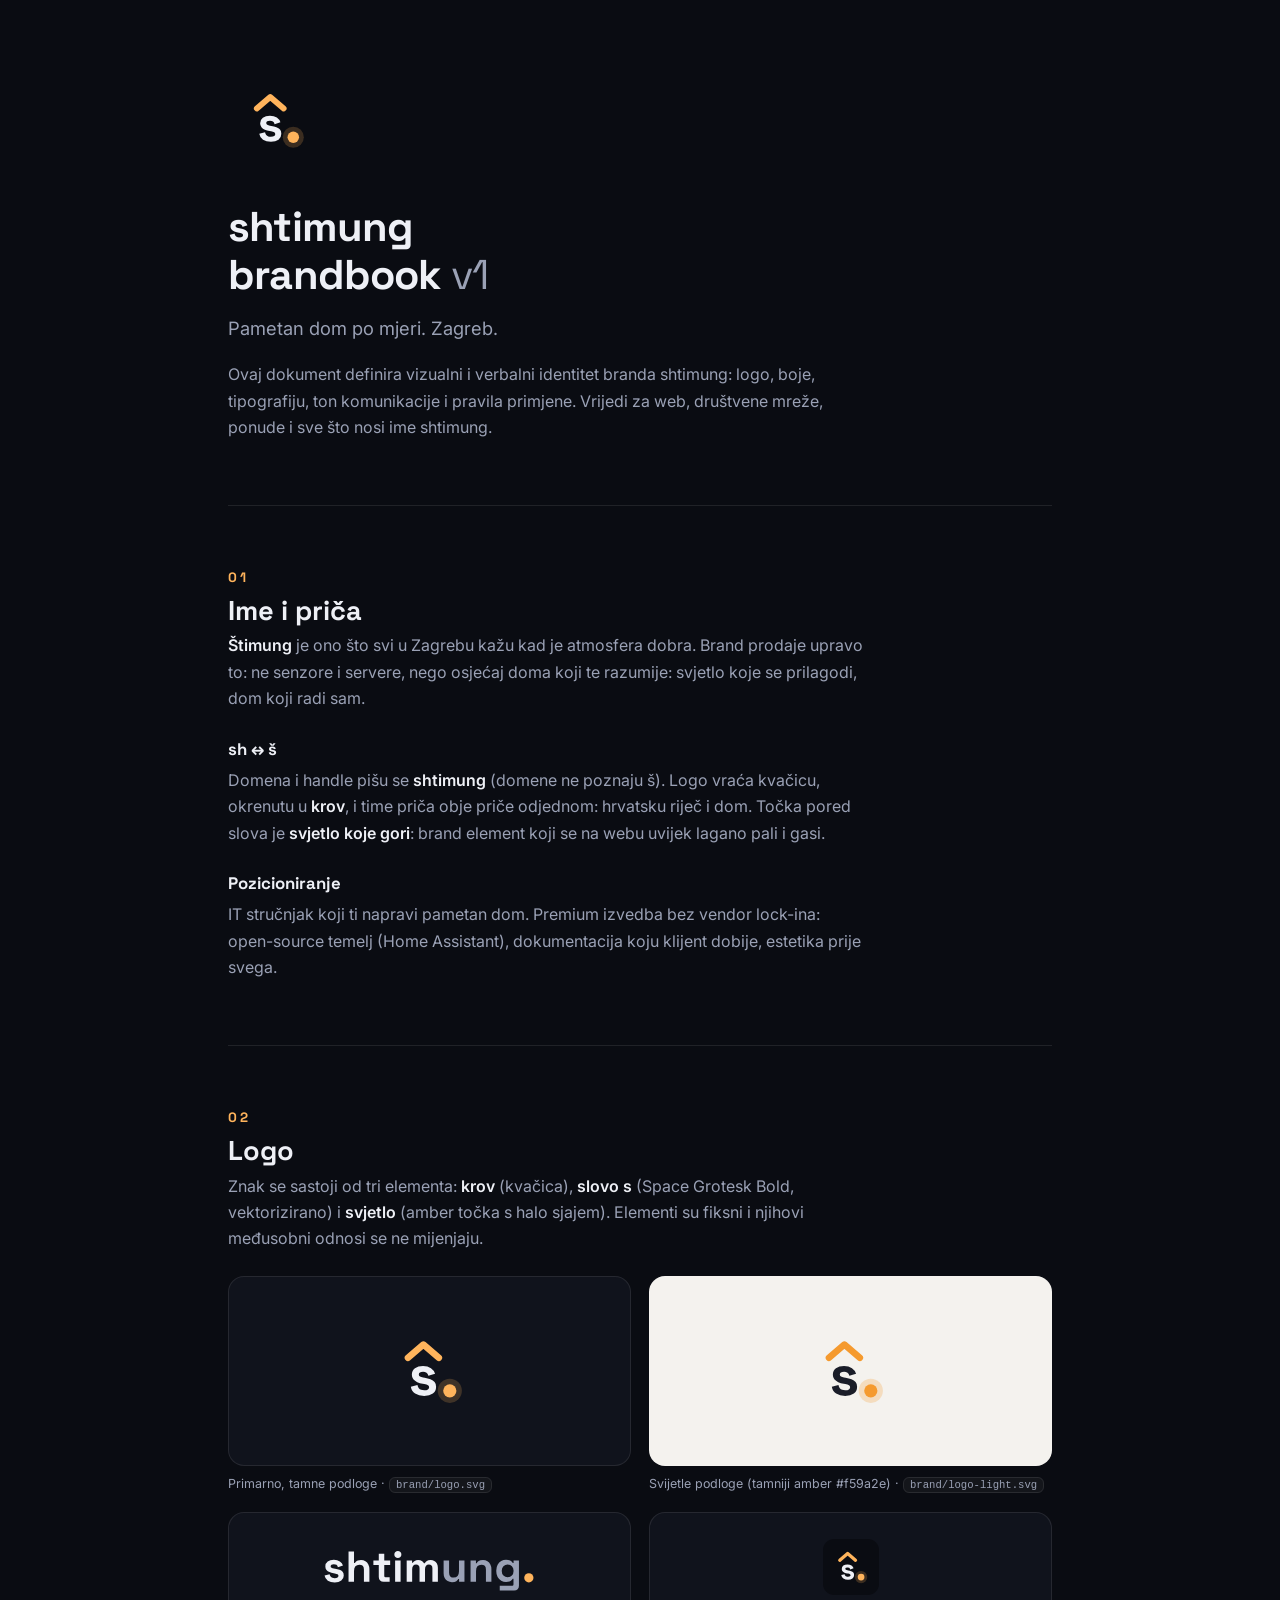
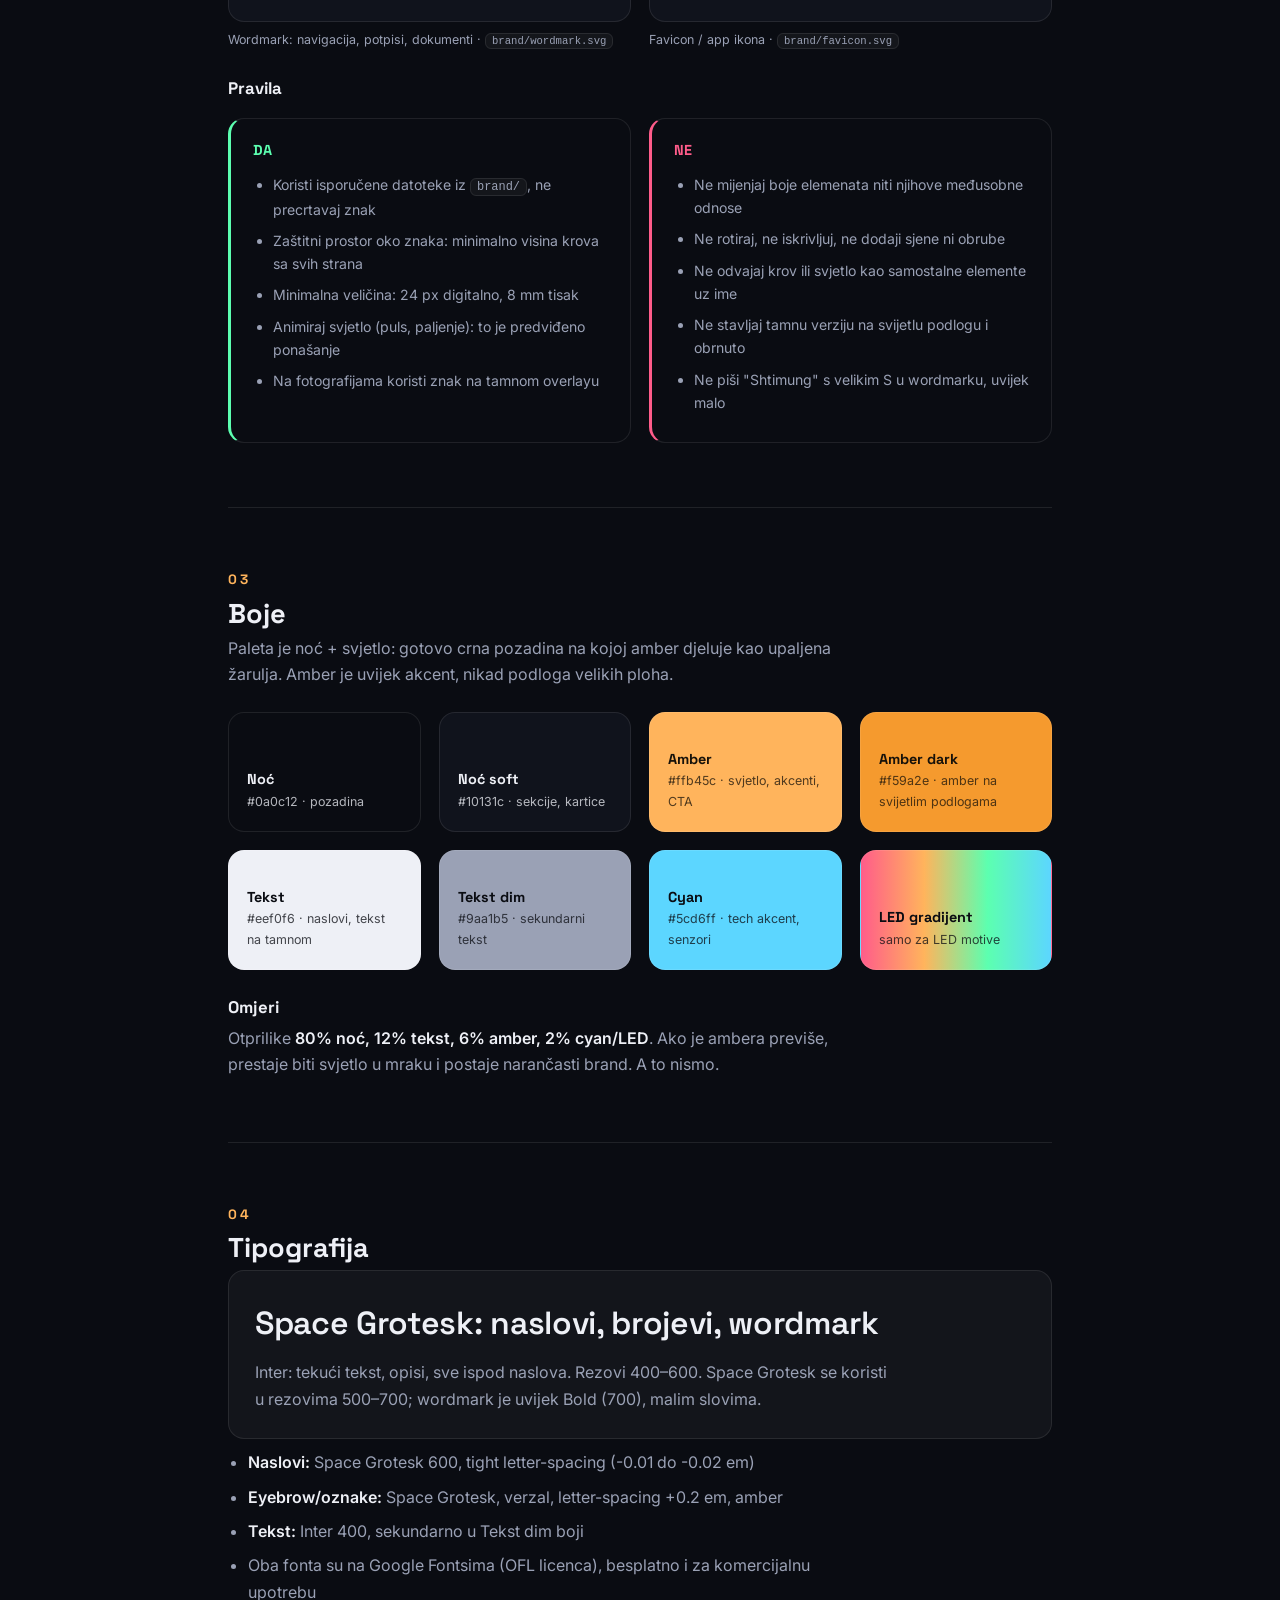
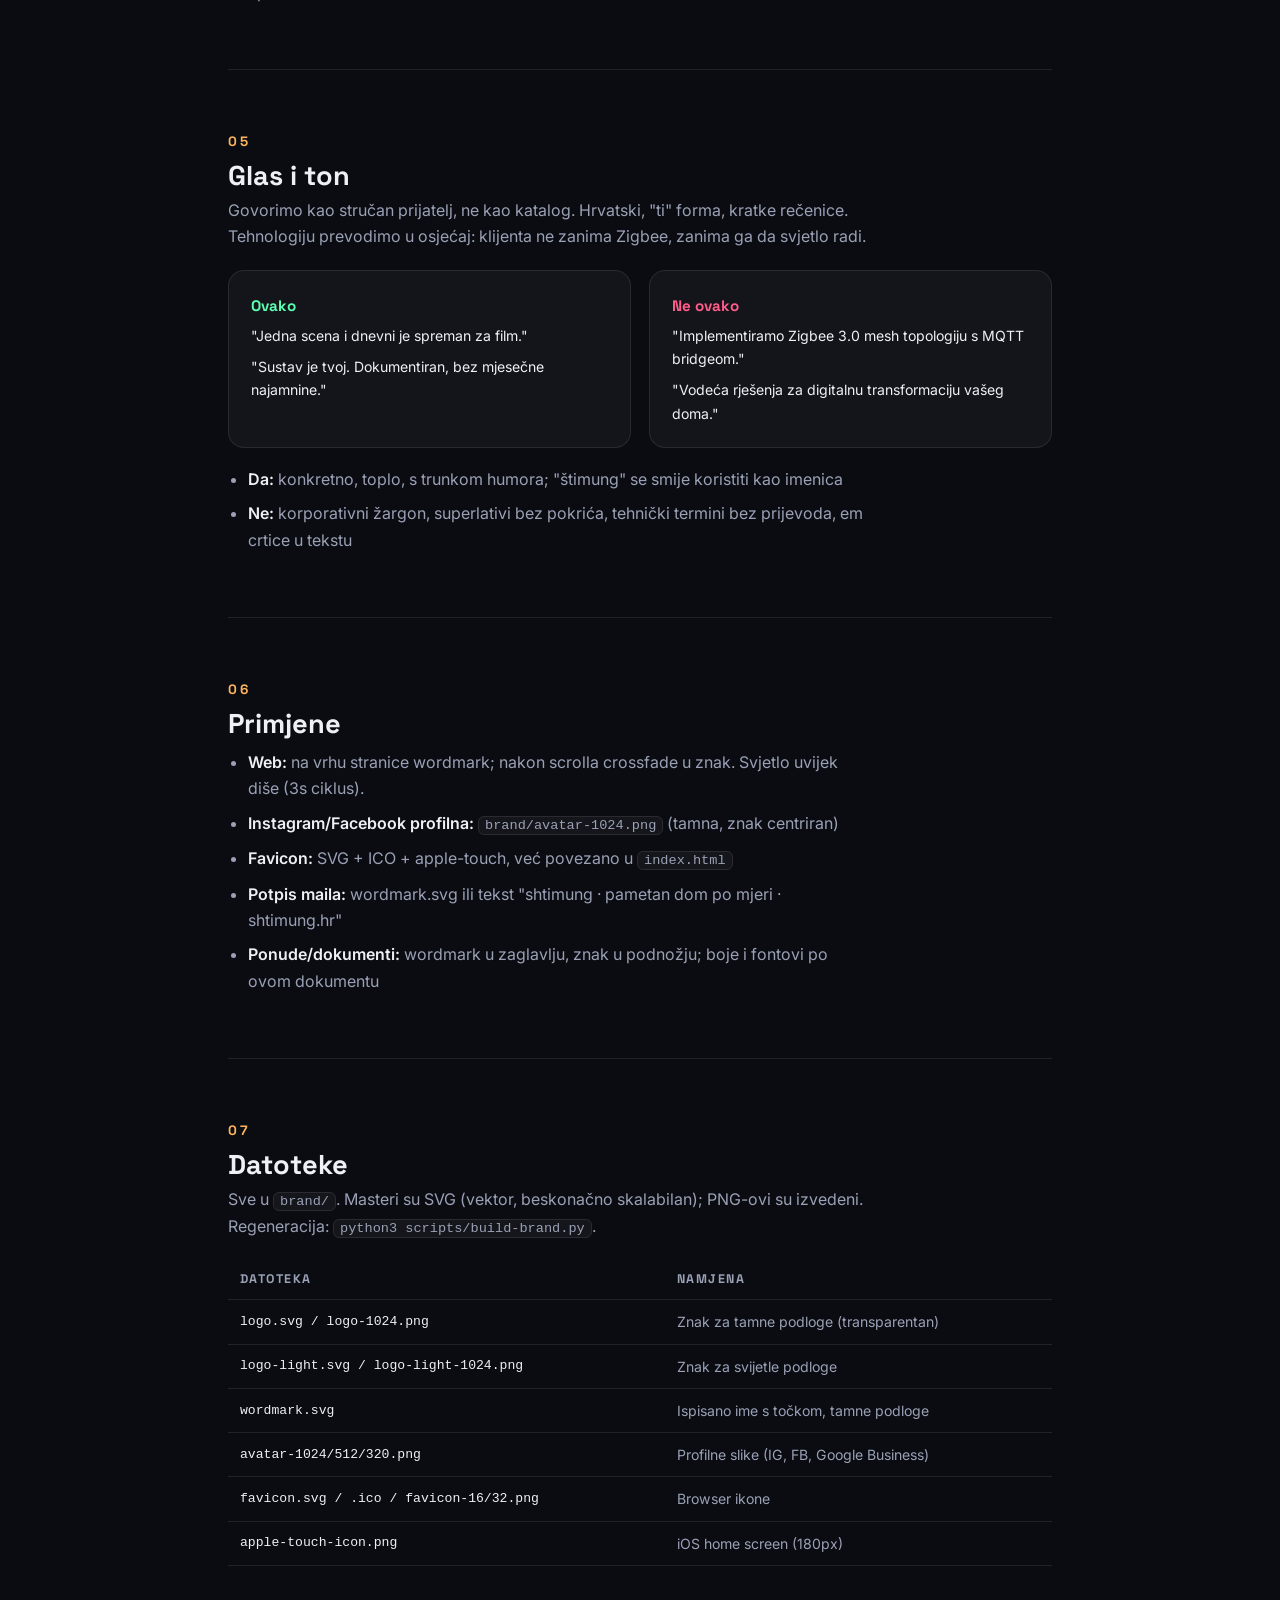
<file: brandbook.html>
<!DOCTYPE html>
<html lang="hr">
<head>
<meta charset="UTF-8">
<meta name="viewport" content="width=device-width, initial-scale=1.0">
<title>shtimung brandbook</title>
<link rel="icon" href="brand/favicon.svg" type="image/svg+xml">
<link rel="preconnect" href="https://fonts.googleapis.com">
<link rel="preconnect" href="https://fonts.gstatic.com" crossorigin>
<link href="https://fonts.googleapis.com/css2?family=Space+Grotesk:wght@400;500;600;700&family=Inter:wght@400;500;600&display=swap" rel="stylesheet">
<style>
  :root {
    --bg: #0a0c12; --bg-soft: #10131c; --surface: rgba(255,255,255,.04); --border: rgba(255,255,255,.09);
    --text: #eef0f6; --dim: #9aa1b5; --amber: #ffb45c; --amber-dark: #f59a2e; --cyan: #5cd6ff;
  }
  * { margin:0; padding:0; box-sizing:border-box; }
  body { background: var(--bg); color: var(--text); font-family: Inter, sans-serif; line-height: 1.65; }
  .wrap { max-width: 880px; margin: 0 auto; padding: 72px 28px 120px; }
  h1, h2, h3 { font-family: "Space Grotesk", sans-serif; line-height: 1.15; }
  h1 { font-size: 2.6rem; letter-spacing: -.02em; }
  h2 { font-size: 1.7rem; margin: 0 0 6px; padding-top: 64px; border-top: 1px solid var(--border); }
  h2 .no { color: var(--amber); font-size: .85rem; letter-spacing: .25em; display: block; margin-bottom: 10px; }
  h3 { font-size: 1.05rem; margin: 28px 0 8px; }
  p { color: var(--dim); max-width: 64ch; }
  p strong, li strong { color: var(--text); font-weight: 600; }
  section { margin-top: 64px; }
  .intro-logo { width: 96px; margin-bottom: 28px; }
  .tagline { font-size: 1.15rem; margin-top: 14px; }
  .grid { display: grid; gap: 18px; margin-top: 24px; }
  .g2 { grid-template-columns: repeat(auto-fit, minmax(240px, 1fr)); }
  .g3 { grid-template-columns: repeat(auto-fit, minmax(180px, 1fr)); }
  .card { background: var(--surface); border: 1px solid var(--border); border-radius: 16px; padding: 22px; }
  .card h4 { font-family: "Space Grotesk"; font-size: .95rem; margin-bottom: 6px; }
  .card p { font-size: .88rem; }
  .logo-tile { display: flex; align-items: center; justify-content: center; border-radius: 16px; border: 1px solid var(--border); min-height: 190px; padding: 24px; }
  .logo-tile img { width: 110px; }
  .logo-tile.dark { background: var(--bg-soft); }
  .logo-tile.light { background: #f4f2ee; }
  .tile-label { font-size: .78rem; color: var(--dim); margin-top: 8px; }
  .swatch { border-radius: 16px; padding: 18px; min-height: 120px; display: flex; flex-direction: column; justify-content: flex-end; border: 1px solid var(--border); }
  .swatch b { font-family: "Space Grotesk"; font-size: .9rem; }
  .swatch span { font-size: .78rem; opacity: .75; }
  .type-demo { border: 1px solid var(--border); border-radius: 16px; padding: 26px; background: var(--surface); }
  .type-demo .display { font-family: "Space Grotesk"; font-weight: 600; font-size: 2rem; letter-spacing: -.01em; }
  .type-demo .body { margin-top: 10px; }
  ul { color: var(--dim); padding-left: 20px; margin-top: 10px; }
  li { margin-bottom: 8px; max-width: 62ch; }
  .do-dont { display: grid; grid-template-columns: repeat(auto-fit, minmax(260px, 1fr)); gap: 18px; margin-top: 20px; }
  .do, .dont { border-radius: 16px; padding: 20px 22px; border: 1px solid var(--border); }
  .do { border-left: 3px solid #5cffb0; }
  .dont { border-left: 3px solid #ff5c8a; }
  .do h4, .dont h4 { font-family: "Space Grotesk"; font-size: .9rem; margin-bottom: 10px; }
  .do h4 { color: #5cffb0; } .dont h4 { color: #ff5c8a; }
  .do ul, .dont ul { font-size: .88rem; }
  table { width: 100%; border-collapse: collapse; margin-top: 18px; font-size: .88rem; }
  th, td { text-align: left; padding: 10px 12px; border-bottom: 1px solid var(--border); }
  th { font-family: "Space Grotesk"; font-size: .78rem; letter-spacing: .12em; text-transform: uppercase; color: var(--dim); }
  td { color: var(--dim); } td:first-child { color: var(--text); font-family: ui-monospace, monospace; font-size: .82rem; }
  code { font-family: ui-monospace, monospace; font-size: .85em; background: var(--surface); border: 1px solid var(--border); border-radius: 6px; padding: 1px 6px; }
  .voice-ex { font-size: .92rem; }
  .voice-ex em { color: var(--text); font-style: normal; }
</style>
</head>
<body>
<div class="wrap">

  <img src="brand/logo.svg" alt="shtimung logo" class="intro-logo">
  <h1>shtimung<br>brandbook <span style="color:var(--dim); font-weight:400">v1</span></h1>
  <p class="tagline">Pametan dom po mjeri. Zagreb.</p>
  <p style="margin-top:18px">Ovaj dokument definira vizualni i verbalni identitet branda shtimung: logo, boje, tipografiju, ton komunikacije i pravila primjene. Vrijedi za web, društvene mreže, ponude i sve što nosi ime shtimung.</p>

  <!-- ============ 01 PRIČA ============ -->
  <section>
    <h2><span class="no">01</span>Ime i priča</h2>
    <p><strong>Štimung</strong> je ono što svi u Zagrebu kažu kad je atmosfera dobra. Brand prodaje upravo to: ne senzore i servere, nego osjećaj doma koji te razumije: svjetlo koje se prilagodi, dom koji radi sam.</p>
    <h3>sh ↔ š</h3>
    <p>Domena i handle pišu se <strong>shtimung</strong> (domene ne poznaju š). Logo vraća kvačicu, okrenutu u <strong>krov</strong>, i time priča obje priče odjednom: hrvatsku riječ i dom. Točka pored slova je <strong>svjetlo koje gori</strong>: brand element koji se na webu uvijek lagano pali i gasi.</p>
    <h3>Pozicioniranje</h3>
    <p>IT stručnjak koji ti napravi pametan dom. Premium izvedba bez vendor lock-ina: open-source temelj (Home Assistant), dokumentacija koju klijent dobije, estetika prije svega.</p>
  </section>

  <!-- ============ 02 LOGO ============ -->
  <section>
    <h2><span class="no">02</span>Logo</h2>
    <p>Znak se sastoji od tri elementa: <strong>krov</strong> (kvačica), <strong>slovo s</strong> (Space Grotesk Bold, vektorizirano) i <strong>svjetlo</strong> (amber točka s halo sjajem). Elementi su fiksni i njihovi međusobni odnosi se ne mijenjaju.</p>
    <div class="grid g2">
      <div>
        <div class="logo-tile dark"><img src="brand/logo.svg" alt="logo tamna podloga"></div>
        <div class="tile-label">Primarno, tamne podloge · <code>brand/logo.svg</code></div>
      </div>
      <div>
        <div class="logo-tile light"><img src="brand/logo-light.svg" alt="logo svijetla podloga"></div>
        <div class="tile-label">Svijetle podloge (tamniji amber #f59a2e) · <code>brand/logo-light.svg</code></div>
      </div>
    </div>
    <div class="grid g2" style="margin-top:18px">
      <div>
        <div class="logo-tile dark" style="min-height:110px"><img src="brand/wordmark.svg" alt="wordmark" style="width:220px"></div>
        <div class="tile-label">Wordmark: navigacija, potpisi, dokumenti · <code>brand/wordmark.svg</code></div>
      </div>
      <div>
        <div class="logo-tile dark" style="min-height:110px"><img src="brand/favicon.svg" alt="favicon" style="width:56px"></div>
        <div class="tile-label">Favicon / app ikona · <code>brand/favicon.svg</code></div>
      </div>
    </div>

    <h3>Pravila</h3>
    <div class="do-dont">
      <div class="do">
        <h4>DA</h4>
        <ul>
          <li>Koristi isporučene datoteke iz <code>brand/</code>, ne precrtavaj znak</li>
          <li>Zaštitni prostor oko znaka: minimalno visina krova sa svih strana</li>
          <li>Minimalna veličina: 24 px digitalno, 8 mm tisak</li>
          <li>Animiraj svjetlo (puls, paljenje): to je predviđeno ponašanje</li>
          <li>Na fotografijama koristi znak na tamnom overlayu</li>
        </ul>
      </div>
      <div class="dont">
        <h4>NE</h4>
        <ul>
          <li>Ne mijenjaj boje elemenata niti njihove međusobne odnose</li>
          <li>Ne rotiraj, ne iskrivljuj, ne dodaji sjene ni obrube</li>
          <li>Ne odvajaj krov ili svjetlo kao samostalne elemente uz ime</li>
          <li>Ne stavljaj tamnu verziju na svijetlu podlogu i obrnuto</li>
          <li>Ne piši "Shtimung" s velikim S u wordmarku, uvijek malo</li>
        </ul>
      </div>
    </div>
  </section>

  <!-- ============ 03 BOJE ============ -->
  <section>
    <h2><span class="no">03</span>Boje</h2>
    <p>Paleta je noć + svjetlo: gotovo crna pozadina na kojoj amber djeluje kao upaljena žarulja. Amber je uvijek akcent, nikad podloga velikih ploha.</p>
    <div class="grid g3">
      <div class="swatch" style="background:#0a0c12"><b>Noć</b><span>#0a0c12 · pozadina</span></div>
      <div class="swatch" style="background:#10131c"><b>Noć soft</b><span>#10131c · sekcije, kartice</span></div>
      <div class="swatch" style="background:#ffb45c; color:#17120a"><b>Amber</b><span>#ffb45c · svjetlo, akcenti, CTA</span></div>
      <div class="swatch" style="background:#f59a2e; color:#17120a"><b>Amber dark</b><span>#f59a2e · amber na svijetlim podlogama</span></div>
      <div class="swatch" style="background:#eef0f6; color:#0a0c12"><b>Tekst</b><span>#eef0f6 · naslovi, tekst na tamnom</span></div>
      <div class="swatch" style="background:#9aa1b5; color:#0a0c12"><b>Tekst dim</b><span>#9aa1b5 · sekundarni tekst</span></div>
      <div class="swatch" style="background:#5cd6ff; color:#0a0c12"><b>Cyan</b><span>#5cd6ff · tech akcent, senzori</span></div>
      <div class="swatch" style="background:linear-gradient(90deg,#ff5c8a,#ffb45c,#5cffb0,#5cd6ff); color:#0a0c12"><b>LED gradijent</b><span>samo za LED motive</span></div>
    </div>
    <h3>Omjeri</h3>
    <p>Otprilike <strong>80% noć, 12% tekst, 6% amber, 2% cyan/LED</strong>. Ako je ambera previše, prestaje biti svjetlo u mraku i postaje narančasti brand. A to nismo.</p>
  </section>

  <!-- ============ 04 TIPOGRAFIJA ============ -->
  <section>
    <h2><span class="no">04</span>Tipografija</h2>
    <div class="type-demo">
      <div class="display">Space Grotesk: naslovi, brojevi, wordmark</div>
      <p class="body">Inter: tekući tekst, opisi, sve ispod naslova. Rezovi 400–600. Space Grotesk se koristi u rezovima 500–700; wordmark je uvijek Bold (700), malim slovima.</p>
    </div>
    <ul>
      <li><strong>Naslovi:</strong> Space Grotesk 600, tight letter-spacing (-0.01 do -0.02 em)</li>
      <li><strong>Eyebrow/oznake:</strong> Space Grotesk, verzal, letter-spacing +0.2 em, amber</li>
      <li><strong>Tekst:</strong> Inter 400, sekundarno u Tekst dim boji</li>
      <li>Oba fonta su na Google Fontsima (OFL licenca), besplatno i za komercijalnu upotrebu</li>
    </ul>
  </section>

  <!-- ============ 05 GLAS ============ -->
  <section>
    <h2><span class="no">05</span>Glas i ton</h2>
    <p>Govorimo kao stručan prijatelj, ne kao katalog. Hrvatski, "ti" forma, kratke rečenice. Tehnologiju prevodimo u osjećaj: klijenta ne zanima Zigbee, zanima ga da svjetlo radi.</p>
    <div class="grid g2" style="margin-top:20px">
      <div class="card voice-ex">
        <h4 style="color:#5cffb0">Ovako</h4>
        <p><em>"Jedna scena i dnevni je spreman za film."</em></p>
        <p style="margin-top:8px"><em>"Sustav je tvoj. Dokumentiran, bez mjesečne najamnine."</em></p>
      </div>
      <div class="card voice-ex">
        <h4 style="color:#ff5c8a">Ne ovako</h4>
        <p><em>"Implementiramo Zigbee 3.0 mesh topologiju s MQTT bridgeom."</em></p>
        <p style="margin-top:8px"><em>"Vodeća rješenja za digitalnu transformaciju vašeg doma."</em></p>
      </div>
    </div>
    <ul style="margin-top:18px">
      <li><strong>Da:</strong> konkretno, toplo, s trunkom humora; "štimung" se smije koristiti kao imenica</li>
      <li><strong>Ne:</strong> korporativni žargon, superlativi bez pokrića, tehnički termini bez prijevoda, em crtice u tekstu</li>
    </ul>
  </section>

  <!-- ============ 06 PRIMJENE ============ -->
  <section>
    <h2><span class="no">06</span>Primjene</h2>
    <ul>
      <li><strong>Web:</strong> na vrhu stranice wordmark; nakon scrolla crossfade u znak. Svjetlo uvijek diše (3s ciklus).</li>
      <li><strong>Instagram/Facebook profilna:</strong> <code>brand/avatar-1024.png</code> (tamna, znak centriran)</li>
      <li><strong>Favicon:</strong> SVG + ICO + apple-touch, već povezano u <code>index.html</code></li>
      <li><strong>Potpis maila:</strong> wordmark.svg ili tekst "shtimung · pametan dom po mjeri · shtimung.hr"</li>
      <li><strong>Ponude/dokumenti:</strong> wordmark u zaglavlju, znak u podnožju; boje i fontovi po ovom dokumentu</li>
    </ul>
  </section>

  <!-- ============ 07 DATOTEKE ============ -->
  <section>
    <h2><span class="no">07</span>Datoteke</h2>
    <p>Sve u <code>brand/</code>. Masteri su SVG (vektor, beskonačno skalabilan); PNG-ovi su izvedeni. Regeneracija: <code>python3 scripts/build-brand.py</code>.</p>
    <table>
      <tr><th>Datoteka</th><th>Namjena</th></tr>
      <tr><td>logo.svg / logo-1024.png</td><td>Znak za tamne podloge (transparentan)</td></tr>
      <tr><td>logo-light.svg / logo-light-1024.png</td><td>Znak za svijetle podloge</td></tr>
      <tr><td>wordmark.svg</td><td>Ispisano ime s točkom, tamne podloge</td></tr>
      <tr><td>avatar-1024/512/320.png</td><td>Profilne slike (IG, FB, Google Business)</td></tr>
      <tr><td>favicon.svg / .ico / favicon-16/32.png</td><td>Browser ikone</td></tr>
      <tr><td>apple-touch-icon.png</td><td>iOS home screen (180px)</td></tr>
    </table>
  </section>

</div>
</body>
</html>
</file>
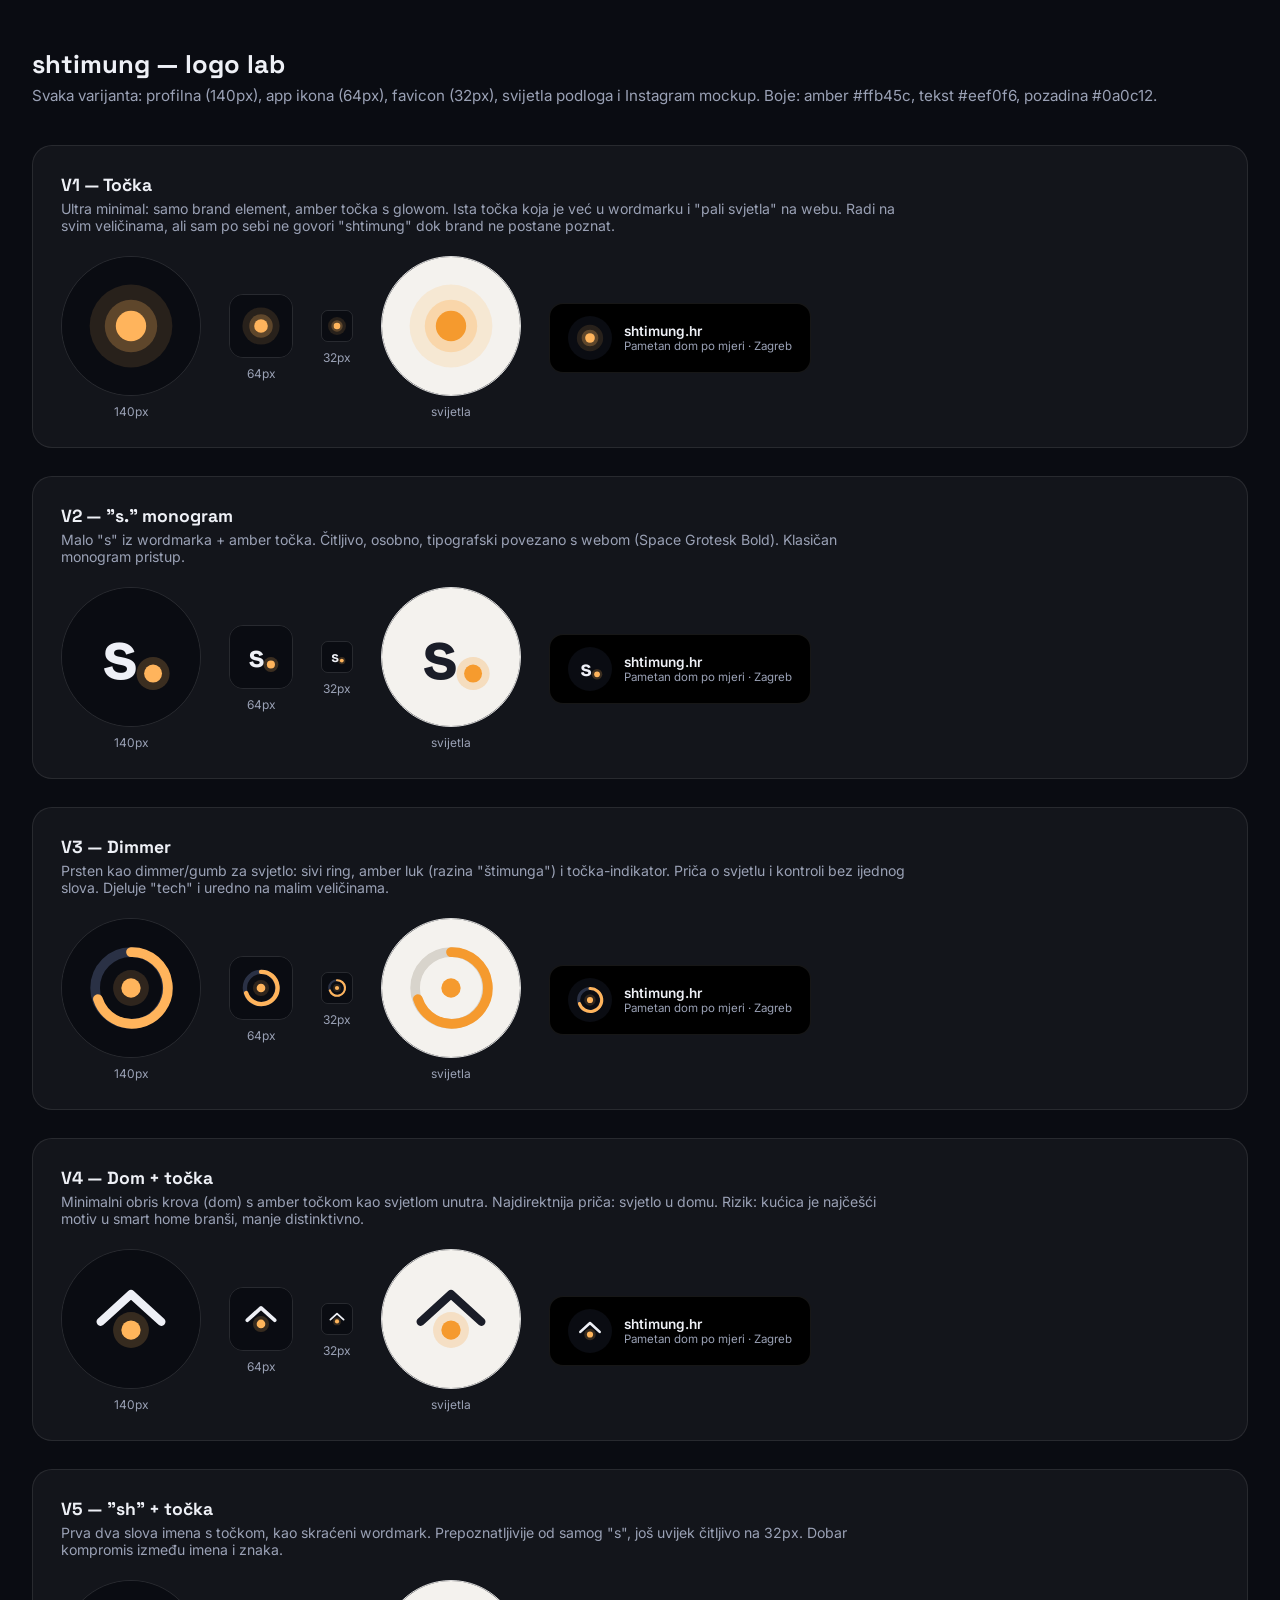
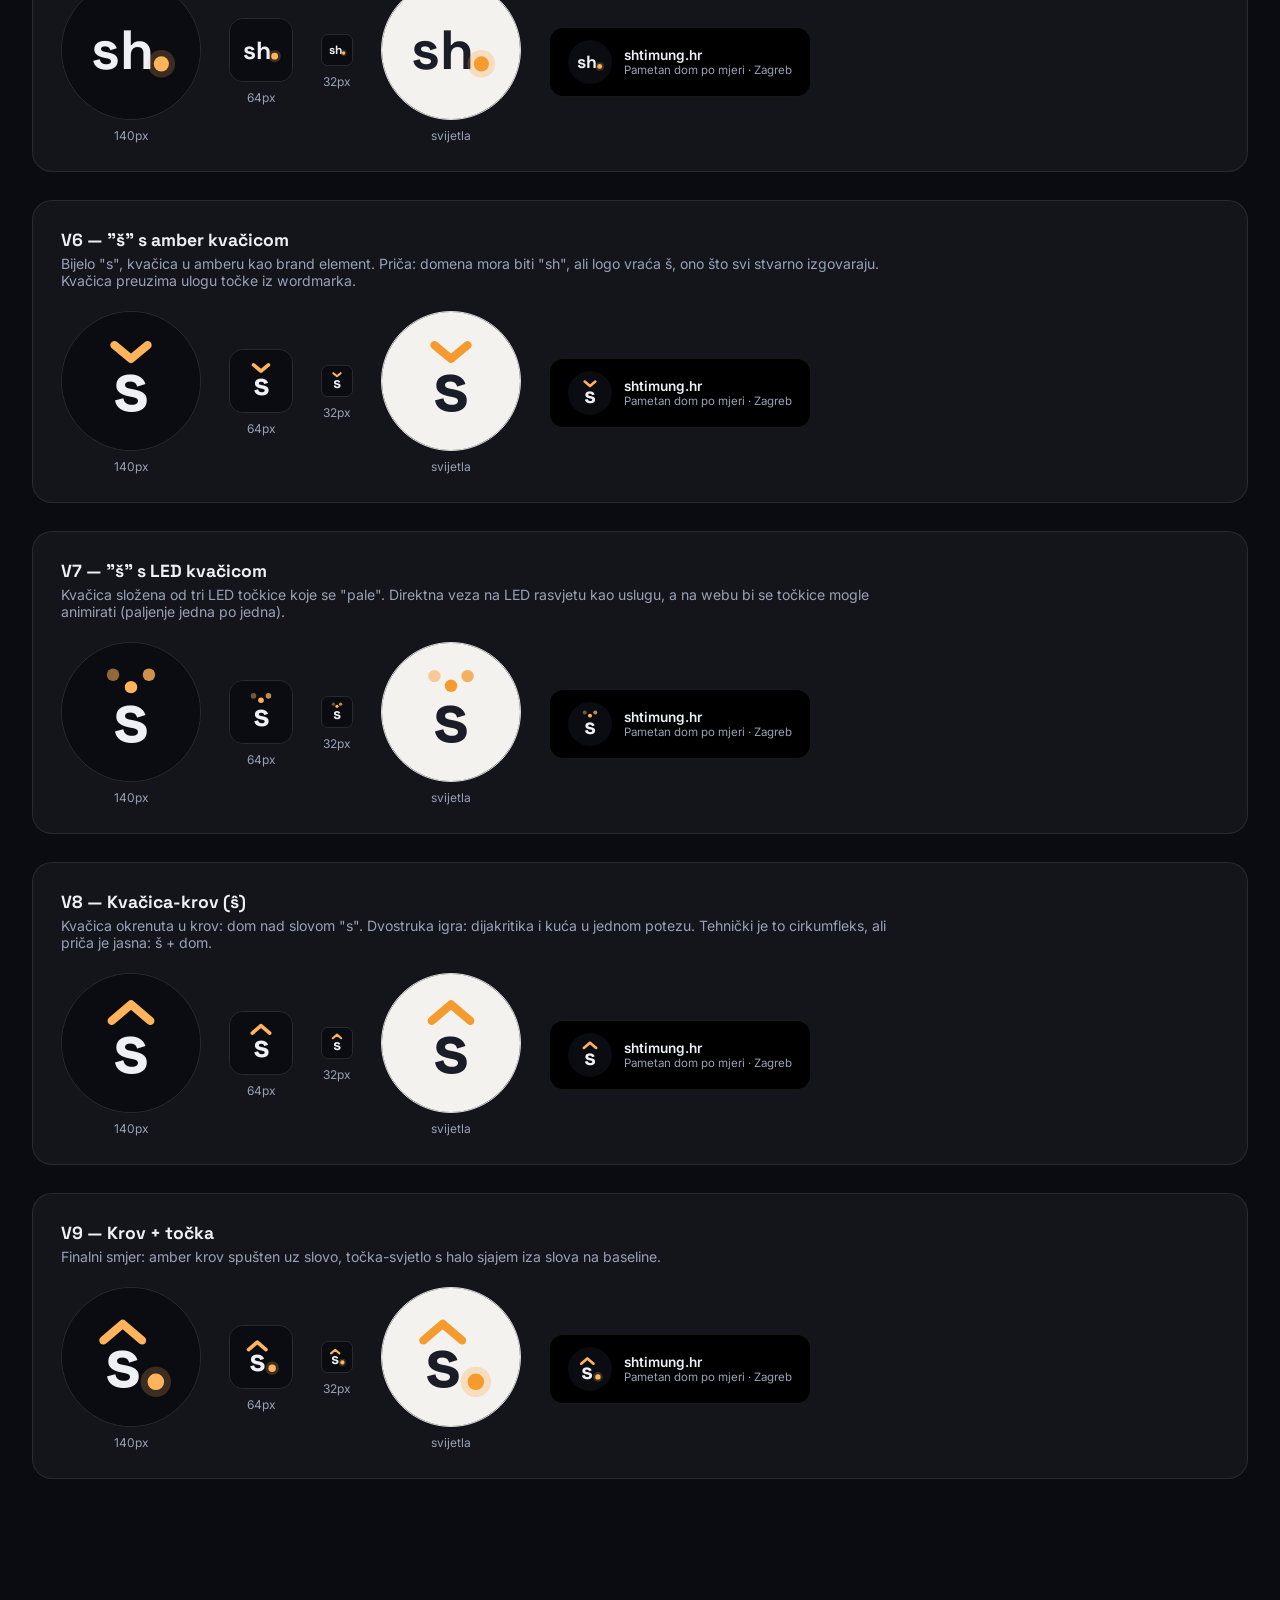
<file: logo-lab.html>
<!DOCTYPE html>
<html lang="hr">
<head>
<meta charset="UTF-8">
<meta name="viewport" content="width=device-width, initial-scale=1.0">
<title>shtimung — logo lab</title>
<link rel="preconnect" href="https://fonts.googleapis.com">
<link rel="preconnect" href="https://fonts.gstatic.com" crossorigin>
<link href="https://fonts.googleapis.com/css2?family=Space+Grotesk:wght@500;600;700&family=Inter:wght@400;500&display=swap" rel="stylesheet">
<style>
  :root {
    --bg: #0a0c12; --surface: rgba(255,255,255,.04); --border: rgba(255,255,255,.09);
    --text: #eef0f6; --dim: #9aa1b5; --amber: #ffb45c;
  }
  * { margin:0; padding:0; box-sizing:border-box; }
  body { background: var(--bg); color: var(--text); font-family: Inter, sans-serif; padding: 48px 32px 96px; }
  h1 { font-family: "Space Grotesk"; font-size: 1.6rem; margin-bottom: 6px; }
  .sub { color: var(--dim); margin-bottom: 40px; font-size: .95rem; }
  .variant { border: 1px solid var(--border); border-radius: 20px; padding: 28px; margin-bottom: 28px; background: var(--surface); }
  .variant h2 { font-family: "Space Grotesk"; font-size: 1.1rem; margin-bottom: 4px; }
  .variant p { color: var(--dim); font-size: .88rem; margin-bottom: 22px; max-width: 60em; }
  .row { display: flex; gap: 28px; align-items: center; flex-wrap: wrap; }
  .swatch { display: flex; flex-direction: column; gap: 8px; align-items: center; font-size: .75rem; color: var(--dim); }
  .avatar { width: 140px; height: 140px; border-radius: 50%; overflow: hidden; border: 1px solid var(--border); }
  .avatar.light { border-color: #ddd; }
  .mid { width: 64px; height: 64px; border-radius: 14px; overflow: hidden; border: 1px solid var(--border); }
  .fav { width: 32px; height: 32px; border-radius: 7px; overflow: hidden; border: 1px solid var(--border); }
  svg { display: block; width: 100%; height: 100%; }
  .igmock { display: flex; align-items: center; gap: 12px; background: #000; border: 1px solid var(--border); border-radius: 14px; padding: 12px 18px; }
  .igmock .pic { width: 44px; height: 44px; border-radius: 50%; overflow: hidden; }
  .igmock .name { font-size: .85rem; font-weight: 600; }
  .igmock .sub2 { font-size: .72rem; color: var(--dim); }
</style>
</head>
<body>

<h1>shtimung — logo lab</h1>
<p class="sub">Svaka varijanta: profilna (140px), app ikona (64px), favicon (32px), svijetla podloga i Instagram mockup. Boje: amber #ffb45c, tekst #eef0f6, pozadina #0a0c12.</p>

<!-- ============ V1: TOČKA ============ -->
<div class="variant">
  <h2>V1 — Točka</h2>
  <p>Ultra minimal: samo brand element, amber točka s glowom. Ista točka koja je već u wordmarku i "pali svjetla" na webu. Radi na svim veličinama, ali sam po sebi ne govori "shtimung" dok brand ne postane poznat.</p>
  <div class="row">
    <div class="swatch"><div class="avatar"><svg viewBox="0 0 100 100"><rect width="100" height="100" fill="#0a0c12"/><circle cx="50" cy="50" r="30" fill="#ffb45c" opacity=".12"/><circle cx="50" cy="50" r="19" fill="#ffb45c" opacity=".25"/><circle cx="50" cy="50" r="11" fill="#ffb45c"/></svg></div>140px</div>
    <div class="swatch"><div class="mid"><svg viewBox="0 0 100 100"><rect width="100" height="100" fill="#0a0c12"/><circle cx="50" cy="50" r="30" fill="#ffb45c" opacity=".12"/><circle cx="50" cy="50" r="19" fill="#ffb45c" opacity=".25"/><circle cx="50" cy="50" r="11" fill="#ffb45c"/></svg></div>64px</div>
    <div class="swatch"><div class="fav"><svg viewBox="0 0 100 100"><rect width="100" height="100" fill="#0a0c12"/><circle cx="50" cy="50" r="30" fill="#ffb45c" opacity=".12"/><circle cx="50" cy="50" r="19" fill="#ffb45c" opacity=".25"/><circle cx="50" cy="50" r="11" fill="#ffb45c"/></svg></div>32px</div>
    <div class="swatch"><div class="avatar light"><svg viewBox="0 0 100 100"><rect width="100" height="100" fill="#f4f2ee"/><circle cx="50" cy="50" r="30" fill="#ffb45c" opacity=".18"/><circle cx="50" cy="50" r="19" fill="#ffb45c" opacity=".35"/><circle cx="50" cy="50" r="11" fill="#f59a2e"/></svg></div>svijetla</div>
    <div class="igmock"><div class="pic"><svg viewBox="0 0 100 100"><rect width="100" height="100" fill="#0a0c12"/><circle cx="50" cy="50" r="30" fill="#ffb45c" opacity=".12"/><circle cx="50" cy="50" r="19" fill="#ffb45c" opacity=".25"/><circle cx="50" cy="50" r="11" fill="#ffb45c"/></svg></div><div><div class="name">shtimung.hr</div><div class="sub2">Pametan dom po mjeri · Zagreb</div></div></div>
  </div>
</div>

<!-- ============ V2: s. MONOGRAM ============ -->
<div class="variant">
  <h2>V2 — "s." monogram</h2>
  <p>Malo "s" iz wordmarka + amber točka. Čitljivo, osobno, tipografski povezano s webom (Space Grotesk Bold). Klasičan monogram pristup.</p>
  <div class="row">
    <div class="swatch"><div class="avatar"><svg viewBox="0 0 100 100"><rect width="100" height="100" fill="#0a0c12"/><text x="42" y="66" font-family="Space Grotesk" font-weight="700" font-size="52" fill="#eef0f6" text-anchor="middle">s</text><circle cx="66" cy="62" r="6.5" fill="#ffb45c"/><circle cx="66" cy="62" r="12" fill="#ffb45c" opacity=".2"/></svg></div>140px</div>
    <div class="swatch"><div class="mid"><svg viewBox="0 0 100 100"><rect width="100" height="100" fill="#0a0c12"/><text x="42" y="66" font-family="Space Grotesk" font-weight="700" font-size="52" fill="#eef0f6" text-anchor="middle">s</text><circle cx="66" cy="62" r="6.5" fill="#ffb45c"/><circle cx="66" cy="62" r="12" fill="#ffb45c" opacity=".2"/></svg></div>64px</div>
    <div class="swatch"><div class="fav"><svg viewBox="0 0 100 100"><rect width="100" height="100" fill="#0a0c12"/><text x="42" y="66" font-family="Space Grotesk" font-weight="700" font-size="52" fill="#eef0f6" text-anchor="middle">s</text><circle cx="66" cy="62" r="6.5" fill="#ffb45c"/><circle cx="66" cy="62" r="12" fill="#ffb45c" opacity=".2"/></svg></div>32px</div>
    <div class="swatch"><div class="avatar light"><svg viewBox="0 0 100 100"><rect width="100" height="100" fill="#f4f2ee"/><text x="42" y="66" font-family="Space Grotesk" font-weight="700" font-size="52" fill="#1a1d28" text-anchor="middle">s</text><circle cx="66" cy="62" r="6.5" fill="#f59a2e"/><circle cx="66" cy="62" r="12" fill="#f59a2e" opacity=".25"/></svg></div>svijetla</div>
    <div class="igmock"><div class="pic"><svg viewBox="0 0 100 100"><rect width="100" height="100" fill="#0a0c12"/><text x="42" y="66" font-family="Space Grotesk" font-weight="700" font-size="52" fill="#eef0f6" text-anchor="middle">s</text><circle cx="66" cy="62" r="6.5" fill="#ffb45c"/><circle cx="66" cy="62" r="12" fill="#ffb45c" opacity=".2"/></svg></div><div><div class="name">shtimung.hr</div><div class="sub2">Pametan dom po mjeri · Zagreb</div></div></div>
  </div>
</div>

<!-- ============ V3: DIMMER ============ -->
<div class="variant">
  <h2>V3 — Dimmer</h2>
  <p>Prsten kao dimmer/gumb za svjetlo: sivi ring, amber luk (razina "štimunga") i točka-indikator. Priča o svjetlu i kontroli bez ijednog slova. Djeluje "tech" i uredno na malim veličinama.</p>
  <div class="row">
    <div class="swatch"><div class="avatar"><svg viewBox="0 0 100 100"><rect width="100" height="100" fill="#0a0c12"/><circle cx="50" cy="50" r="26" fill="none" stroke="#2a3145" stroke-width="7"/><path d="M 50 24 A 26 26 0 1 1 26 58" fill="none" stroke="#ffb45c" stroke-width="7" stroke-linecap="round"/><circle cx="50" cy="50" r="7" fill="#ffb45c"/><circle cx="50" cy="50" r="13" fill="#ffb45c" opacity=".15"/></svg></div>140px</div>
    <div class="swatch"><div class="mid"><svg viewBox="0 0 100 100"><rect width="100" height="100" fill="#0a0c12"/><circle cx="50" cy="50" r="26" fill="none" stroke="#2a3145" stroke-width="7"/><path d="M 50 24 A 26 26 0 1 1 26 58" fill="none" stroke="#ffb45c" stroke-width="7" stroke-linecap="round"/><circle cx="50" cy="50" r="7" fill="#ffb45c"/><circle cx="50" cy="50" r="13" fill="#ffb45c" opacity=".15"/></svg></div>64px</div>
    <div class="swatch"><div class="fav"><svg viewBox="0 0 100 100"><rect width="100" height="100" fill="#0a0c12"/><circle cx="50" cy="50" r="26" fill="none" stroke="#2a3145" stroke-width="7"/><path d="M 50 24 A 26 26 0 1 1 26 58" fill="none" stroke="#ffb45c" stroke-width="7" stroke-linecap="round"/><circle cx="50" cy="50" r="7" fill="#ffb45c"/><circle cx="50" cy="50" r="13" fill="#ffb45c" opacity=".15"/></svg></div>32px</div>
    <div class="swatch"><div class="avatar light"><svg viewBox="0 0 100 100"><rect width="100" height="100" fill="#f4f2ee"/><circle cx="50" cy="50" r="26" fill="none" stroke="#d8d4cc" stroke-width="7"/><path d="M 50 24 A 26 26 0 1 1 26 58" fill="none" stroke="#f59a2e" stroke-width="7" stroke-linecap="round"/><circle cx="50" cy="50" r="7" fill="#f59a2e"/></svg></div>svijetla</div>
    <div class="igmock"><div class="pic"><svg viewBox="0 0 100 100"><rect width="100" height="100" fill="#0a0c12"/><circle cx="50" cy="50" r="26" fill="none" stroke="#2a3145" stroke-width="7"/><path d="M 50 24 A 26 26 0 1 1 26 58" fill="none" stroke="#ffb45c" stroke-width="7" stroke-linecap="round"/><circle cx="50" cy="50" r="7" fill="#ffb45c"/><circle cx="50" cy="50" r="13" fill="#ffb45c" opacity=".15"/></svg></div><div><div class="name">shtimung.hr</div><div class="sub2">Pametan dom po mjeri · Zagreb</div></div></div>
  </div>
</div>

<!-- ============ V4: DOM + TOČKA ============ -->
<div class="variant">
  <h2>V4 — Dom + točka</h2>
  <p>Minimalni obris krova (dom) s amber točkom kao svjetlom unutra. Najdirektnija priča: svjetlo u domu. Rizik: kućica je najčešći motiv u smart home branši, manje distinktivno.</p>
  <div class="row">
    <div class="swatch"><div class="avatar"><svg viewBox="0 0 100 100"><rect width="100" height="100" fill="#0a0c12"/><path d="M 28 52 L 50 32 L 72 52" fill="none" stroke="#eef0f6" stroke-width="6" stroke-linecap="round" stroke-linejoin="round"/><circle cx="50" cy="58" r="7" fill="#ffb45c"/><circle cx="50" cy="58" r="13" fill="#ffb45c" opacity=".18"/></svg></div>140px</div>
    <div class="swatch"><div class="mid"><svg viewBox="0 0 100 100"><rect width="100" height="100" fill="#0a0c12"/><path d="M 28 52 L 50 32 L 72 52" fill="none" stroke="#eef0f6" stroke-width="6" stroke-linecap="round" stroke-linejoin="round"/><circle cx="50" cy="58" r="7" fill="#ffb45c"/><circle cx="50" cy="58" r="13" fill="#ffb45c" opacity=".18"/></svg></div>64px</div>
    <div class="swatch"><div class="fav"><svg viewBox="0 0 100 100"><rect width="100" height="100" fill="#0a0c12"/><path d="M 28 52 L 50 32 L 72 52" fill="none" stroke="#eef0f6" stroke-width="6" stroke-linecap="round" stroke-linejoin="round"/><circle cx="50" cy="58" r="7" fill="#ffb45c"/><circle cx="50" cy="58" r="13" fill="#ffb45c" opacity=".18"/></svg></div>32px</div>
    <div class="swatch"><div class="avatar light"><svg viewBox="0 0 100 100"><rect width="100" height="100" fill="#f4f2ee"/><path d="M 28 52 L 50 32 L 72 52" fill="none" stroke="#1a1d28" stroke-width="6" stroke-linecap="round" stroke-linejoin="round"/><circle cx="50" cy="58" r="7" fill="#f59a2e"/><circle cx="50" cy="58" r="13" fill="#f59a2e" opacity=".22"/></svg></div>svijetla</div>
    <div class="igmock"><div class="pic"><svg viewBox="0 0 100 100"><rect width="100" height="100" fill="#0a0c12"/><path d="M 28 52 L 50 32 L 72 52" fill="none" stroke="#eef0f6" stroke-width="6" stroke-linecap="round" stroke-linejoin="round"/><circle cx="50" cy="58" r="7" fill="#ffb45c"/><circle cx="50" cy="58" r="13" fill="#ffb45c" opacity=".18"/></svg></div><div><div class="name">shtimung.hr</div><div class="sub2">Pametan dom po mjeri · Zagreb</div></div></div>
  </div>
</div>

<!-- ============ V5: SH LIGATURA ============ -->
<div class="variant">
  <h2>V5 — "sh" + točka</h2>
  <p>Prva dva slova imena s točkom, kao skraćeni wordmark. Prepoznatljivije od samog "s", još uvijek čitljivo na 32px. Dobar kompromis između imena i znaka.</p>
  <div class="row">
    <div class="swatch"><div class="avatar"><svg viewBox="0 0 100 100"><rect width="100" height="100" fill="#0a0c12"/><text x="44" y="64" font-family="Space Grotesk" font-weight="700" font-size="40" fill="#eef0f6" text-anchor="middle">sh</text><circle cx="72" cy="60" r="5.5" fill="#ffb45c"/><circle cx="72" cy="60" r="10" fill="#ffb45c" opacity=".2"/></svg></div>140px</div>
    <div class="swatch"><div class="mid"><svg viewBox="0 0 100 100"><rect width="100" height="100" fill="#0a0c12"/><text x="44" y="64" font-family="Space Grotesk" font-weight="700" font-size="40" fill="#eef0f6" text-anchor="middle">sh</text><circle cx="72" cy="60" r="5.5" fill="#ffb45c"/><circle cx="72" cy="60" r="10" fill="#ffb45c" opacity=".2"/></svg></div>64px</div>
    <div class="swatch"><div class="fav"><svg viewBox="0 0 100 100"><rect width="100" height="100" fill="#0a0c12"/><text x="44" y="64" font-family="Space Grotesk" font-weight="700" font-size="40" fill="#eef0f6" text-anchor="middle">sh</text><circle cx="72" cy="60" r="5.5" fill="#ffb45c"/><circle cx="72" cy="60" r="10" fill="#ffb45c" opacity=".2"/></svg></div>32px</div>
    <div class="swatch"><div class="avatar light"><svg viewBox="0 0 100 100"><rect width="100" height="100" fill="#f4f2ee"/><text x="44" y="64" font-family="Space Grotesk" font-weight="700" font-size="40" fill="#1a1d28" text-anchor="middle">sh</text><circle cx="72" cy="60" r="5.5" fill="#f59a2e"/><circle cx="72" cy="60" r="10" fill="#f59a2e" opacity=".25"/></svg></div>svijetla</div>
    <div class="igmock"><div class="pic"><svg viewBox="0 0 100 100"><rect width="100" height="100" fill="#0a0c12"/><text x="44" y="64" font-family="Space Grotesk" font-weight="700" font-size="40" fill="#eef0f6" text-anchor="middle">sh</text><circle cx="72" cy="60" r="5.5" fill="#ffb45c"/><circle cx="72" cy="60" r="10" fill="#ffb45c" opacity=".2"/></svg></div><div><div class="name">shtimung.hr</div><div class="sub2">Pametan dom po mjeri · Zagreb</div></div></div>
  </div>
</div>

<!-- ============ V6: š S AMBER KVAČICOM ============ -->
<div class="variant">
  <h2>V6 — "š" s amber kvačicom</h2>
  <p>Bijelo "s", kvačica u amberu kao brand element. Priča: domena mora biti "sh", ali logo vraća š, ono što svi stvarno izgovaraju. Kvačica preuzima ulogu točke iz wordmarka.</p>
  <div class="row">
    <div class="swatch"><div class="avatar"><svg viewBox="0 0 100 100"><rect width="100" height="100" fill="#0a0c12"/><text x="50" y="72" font-family="Space Grotesk" font-weight="700" font-size="52" fill="#eef0f6" text-anchor="middle">s</text><path d="M 38 24 L 50 34 L 62 24" fill="none" stroke="#ffb45c" stroke-width="6" stroke-linecap="round" stroke-linejoin="round"/></svg></div>140px</div>
    <div class="swatch"><div class="mid"><svg viewBox="0 0 100 100"><rect width="100" height="100" fill="#0a0c12"/><text x="50" y="72" font-family="Space Grotesk" font-weight="700" font-size="52" fill="#eef0f6" text-anchor="middle">s</text><path d="M 38 24 L 50 34 L 62 24" fill="none" stroke="#ffb45c" stroke-width="6" stroke-linecap="round" stroke-linejoin="round"/></svg></div>64px</div>
    <div class="swatch"><div class="fav"><svg viewBox="0 0 100 100"><rect width="100" height="100" fill="#0a0c12"/><text x="50" y="72" font-family="Space Grotesk" font-weight="700" font-size="52" fill="#eef0f6" text-anchor="middle">s</text><path d="M 38 24 L 50 34 L 62 24" fill="none" stroke="#ffb45c" stroke-width="7" stroke-linecap="round" stroke-linejoin="round"/></svg></div>32px</div>
    <div class="swatch"><div class="avatar light"><svg viewBox="0 0 100 100"><rect width="100" height="100" fill="#f4f2ee"/><text x="50" y="72" font-family="Space Grotesk" font-weight="700" font-size="52" fill="#1a1d28" text-anchor="middle">s</text><path d="M 38 24 L 50 34 L 62 24" fill="none" stroke="#f59a2e" stroke-width="6" stroke-linecap="round" stroke-linejoin="round"/></svg></div>svijetla</div>
    <div class="igmock"><div class="pic"><svg viewBox="0 0 100 100"><rect width="100" height="100" fill="#0a0c12"/><text x="50" y="72" font-family="Space Grotesk" font-weight="700" font-size="52" fill="#eef0f6" text-anchor="middle">s</text><path d="M 38 24 L 50 34 L 62 24" fill="none" stroke="#ffb45c" stroke-width="6" stroke-linecap="round" stroke-linejoin="round"/></svg></div><div><div class="name">shtimung.hr</div><div class="sub2">Pametan dom po mjeri · Zagreb</div></div></div>
  </div>
</div>

<!-- ============ V7: LED KVAČICA ============ -->
<div class="variant">
  <h2>V7 — "š" s LED kvačicom</h2>
  <p>Kvačica složena od tri LED točkice koje se "pale". Direktna veza na LED rasvjetu kao uslugu, a na webu bi se točkice mogle animirati (paljenje jedna po jedna).</p>
  <div class="row">
    <div class="swatch"><div class="avatar"><svg viewBox="0 0 100 100"><rect width="100" height="100" fill="#0a0c12"/><text x="50" y="72" font-family="Space Grotesk" font-weight="700" font-size="52" fill="#eef0f6" text-anchor="middle">s</text><circle cx="37" cy="23" r="4.5" fill="#ffb45c" opacity=".55"/><circle cx="50" cy="32" r="4.5" fill="#ffb45c"/><circle cx="63" cy="23" r="4.5" fill="#ffb45c" opacity=".8"/></svg></div>140px</div>
    <div class="swatch"><div class="mid"><svg viewBox="0 0 100 100"><rect width="100" height="100" fill="#0a0c12"/><text x="50" y="72" font-family="Space Grotesk" font-weight="700" font-size="52" fill="#eef0f6" text-anchor="middle">s</text><circle cx="38" cy="24" r="4.5" fill="#ffb45c" opacity=".45"/><circle cx="50" cy="31" r="4.5" fill="#ffb45c"/><circle cx="62" cy="24" r="4.5" fill="#ffb45c" opacity=".75"/></svg></div>64px</div>
    <div class="swatch"><div class="fav"><svg viewBox="0 0 100 100"><rect width="100" height="100" fill="#0a0c12"/><text x="50" y="72" font-family="Space Grotesk" font-weight="700" font-size="52" fill="#eef0f6" text-anchor="middle">s</text><circle cx="38" cy="24" r="5.5" fill="#ffb45c" opacity=".45"/><circle cx="50" cy="31" r="5.5" fill="#ffb45c"/><circle cx="62" cy="24" r="5.5" fill="#ffb45c" opacity=".75"/></svg></div>32px</div>
    <div class="swatch"><div class="avatar light"><svg viewBox="0 0 100 100"><rect width="100" height="100" fill="#f4f2ee"/><text x="50" y="72" font-family="Space Grotesk" font-weight="700" font-size="52" fill="#1a1d28" text-anchor="middle">s</text><circle cx="38" cy="24" r="4.5" fill="#f59a2e" opacity=".45"/><circle cx="50" cy="31" r="4.5" fill="#f59a2e"/><circle cx="62" cy="24" r="4.5" fill="#f59a2e" opacity=".75"/></svg></div>svijetla</div>
    <div class="igmock"><div class="pic"><svg viewBox="0 0 100 100"><rect width="100" height="100" fill="#0a0c12"/><text x="50" y="72" font-family="Space Grotesk" font-weight="700" font-size="52" fill="#eef0f6" text-anchor="middle">s</text><circle cx="38" cy="24" r="4.5" fill="#ffb45c" opacity=".45"/><circle cx="50" cy="31" r="4.5" fill="#ffb45c"/><circle cx="62" cy="24" r="4.5" fill="#ffb45c" opacity=".75"/></svg></div><div><div class="name">shtimung.hr</div><div class="sub2">Pametan dom po mjeri · Zagreb</div></div></div>
  </div>
</div>

<!-- ============ V8: KVAČICA-KROV ============ -->
<div class="variant">
  <h2>V8 — Kvačica-krov (ŝ)</h2>
  <p>Kvačica okrenuta u krov: dom nad slovom "s". Dvostruka igra: dijakritika i kuća u jednom potezu. Tehnički je to cirkumfleks, ali priča je jasna: š + dom.</p>
  <div class="row">
    <div class="swatch"><div class="avatar"><svg viewBox="0 0 100 100"><rect width="100" height="100" fill="#0a0c12"/><text x="50" y="72" font-family="Space Grotesk" font-weight="700" font-size="52" fill="#eef0f6" text-anchor="middle">s</text><path d="M 36 34 L 50 22 L 64 34" fill="none" stroke="#ffb45c" stroke-width="6" stroke-linecap="round" stroke-linejoin="round"/></svg></div>140px</div>
    <div class="swatch"><div class="mid"><svg viewBox="0 0 100 100"><rect width="100" height="100" fill="#0a0c12"/><text x="50" y="72" font-family="Space Grotesk" font-weight="700" font-size="52" fill="#eef0f6" text-anchor="middle">s</text><path d="M 36 34 L 50 22 L 64 34" fill="none" stroke="#ffb45c" stroke-width="6" stroke-linecap="round" stroke-linejoin="round"/></svg></div>64px</div>
    <div class="swatch"><div class="fav"><svg viewBox="0 0 100 100"><rect width="100" height="100" fill="#0a0c12"/><text x="50" y="72" font-family="Space Grotesk" font-weight="700" font-size="52" fill="#eef0f6" text-anchor="middle">s</text><path d="M 36 34 L 50 22 L 64 34" fill="none" stroke="#ffb45c" stroke-width="7" stroke-linecap="round" stroke-linejoin="round"/></svg></div>32px</div>
    <div class="swatch"><div class="avatar light"><svg viewBox="0 0 100 100"><rect width="100" height="100" fill="#f4f2ee"/><text x="50" y="72" font-family="Space Grotesk" font-weight="700" font-size="52" fill="#1a1d28" text-anchor="middle">s</text><path d="M 36 34 L 50 22 L 64 34" fill="none" stroke="#f59a2e" stroke-width="6" stroke-linecap="round" stroke-linejoin="round"/></svg></div>svijetla</div>
    <div class="igmock"><div class="pic"><svg viewBox="0 0 100 100"><rect width="100" height="100" fill="#0a0c12"/><text x="50" y="72" font-family="Space Grotesk" font-weight="700" font-size="52" fill="#eef0f6" text-anchor="middle">s</text><path d="M 36 34 L 50 22 L 64 34" fill="none" stroke="#ffb45c" stroke-width="6" stroke-linecap="round" stroke-linejoin="round"/></svg></div><div><div class="name">shtimung.hr</div><div class="sub2">Pametan dom po mjeri · Zagreb</div></div></div>
  </div>
</div>

<!-- ============ V9: KROV + TOČKA ============ -->
<div class="variant">
  <h2>V9 — Krov + točka</h2>
  <p>Finalni smjer: amber krov spušten uz slovo, točka-svjetlo s halo sjajem iza slova na baseline.</p>
  <div class="row">
    <div class="swatch"><div class="avatar"><svg viewBox="0 0 100 100"><rect width="100" height="100" fill="#0a0c12"/><text x="44" y="72" font-family="Space Grotesk" font-weight="700" font-size="52" fill="#eef0f6" text-anchor="middle">s</text><path d="M 30 38 L 44 26 L 58 38" fill="none" stroke="#ffb45c" stroke-width="6" stroke-linecap="round" stroke-linejoin="round"/><circle cx="68" cy="68" r="11" fill="#ffb45c" opacity=".2"/><circle cx="68" cy="68" r="6" fill="#ffb45c"/></svg></div>140px</div>
    <div class="swatch"><div class="mid"><svg viewBox="0 0 100 100"><rect width="100" height="100" fill="#0a0c12"/><text x="44" y="72" font-family="Space Grotesk" font-weight="700" font-size="52" fill="#eef0f6" text-anchor="middle">s</text><path d="M 30 38 L 44 26 L 58 38" fill="none" stroke="#ffb45c" stroke-width="6" stroke-linecap="round" stroke-linejoin="round"/><circle cx="68" cy="68" r="11" fill="#ffb45c" opacity=".2"/><circle cx="68" cy="68" r="6" fill="#ffb45c"/></svg></div>64px</div>
    <div class="swatch"><div class="fav"><svg viewBox="0 0 100 100"><rect width="100" height="100" fill="#0a0c12"/><text x="44" y="72" font-family="Space Grotesk" font-weight="700" font-size="52" fill="#eef0f6" text-anchor="middle">s</text><path d="M 30 38 L 44 26 L 58 38" fill="none" stroke="#ffb45c" stroke-width="7" stroke-linecap="round" stroke-linejoin="round"/><circle cx="68" cy="68" r="12" fill="#ffb45c" opacity=".2"/><circle cx="68" cy="68" r="7" fill="#ffb45c"/></svg></div>32px</div>
    <div class="swatch"><div class="avatar light"><svg viewBox="0 0 100 100"><rect width="100" height="100" fill="#f4f2ee"/><text x="44" y="72" font-family="Space Grotesk" font-weight="700" font-size="52" fill="#1a1d28" text-anchor="middle">s</text><path d="M 30 38 L 44 26 L 58 38" fill="none" stroke="#f59a2e" stroke-width="6" stroke-linecap="round" stroke-linejoin="round"/><circle cx="68" cy="68" r="11" fill="#f59a2e" opacity=".25"/><circle cx="68" cy="68" r="6" fill="#f59a2e"/></svg></div>svijetla</div>
    <div class="igmock"><div class="pic"><svg viewBox="0 0 100 100"><rect width="100" height="100" fill="#0a0c12"/><text x="44" y="72" font-family="Space Grotesk" font-weight="700" font-size="52" fill="#eef0f6" text-anchor="middle">s</text><path d="M 30 38 L 44 26 L 58 38" fill="none" stroke="#ffb45c" stroke-width="6" stroke-linecap="round" stroke-linejoin="round"/><circle cx="68" cy="68" r="11" fill="#ffb45c" opacity=".2"/><circle cx="68" cy="68" r="6" fill="#ffb45c"/></svg></div><div><div class="name">shtimung.hr</div><div class="sub2">Pametan dom po mjeri · Zagreb</div></div></div>
  </div>
</div>

</body>
</html>
</file>
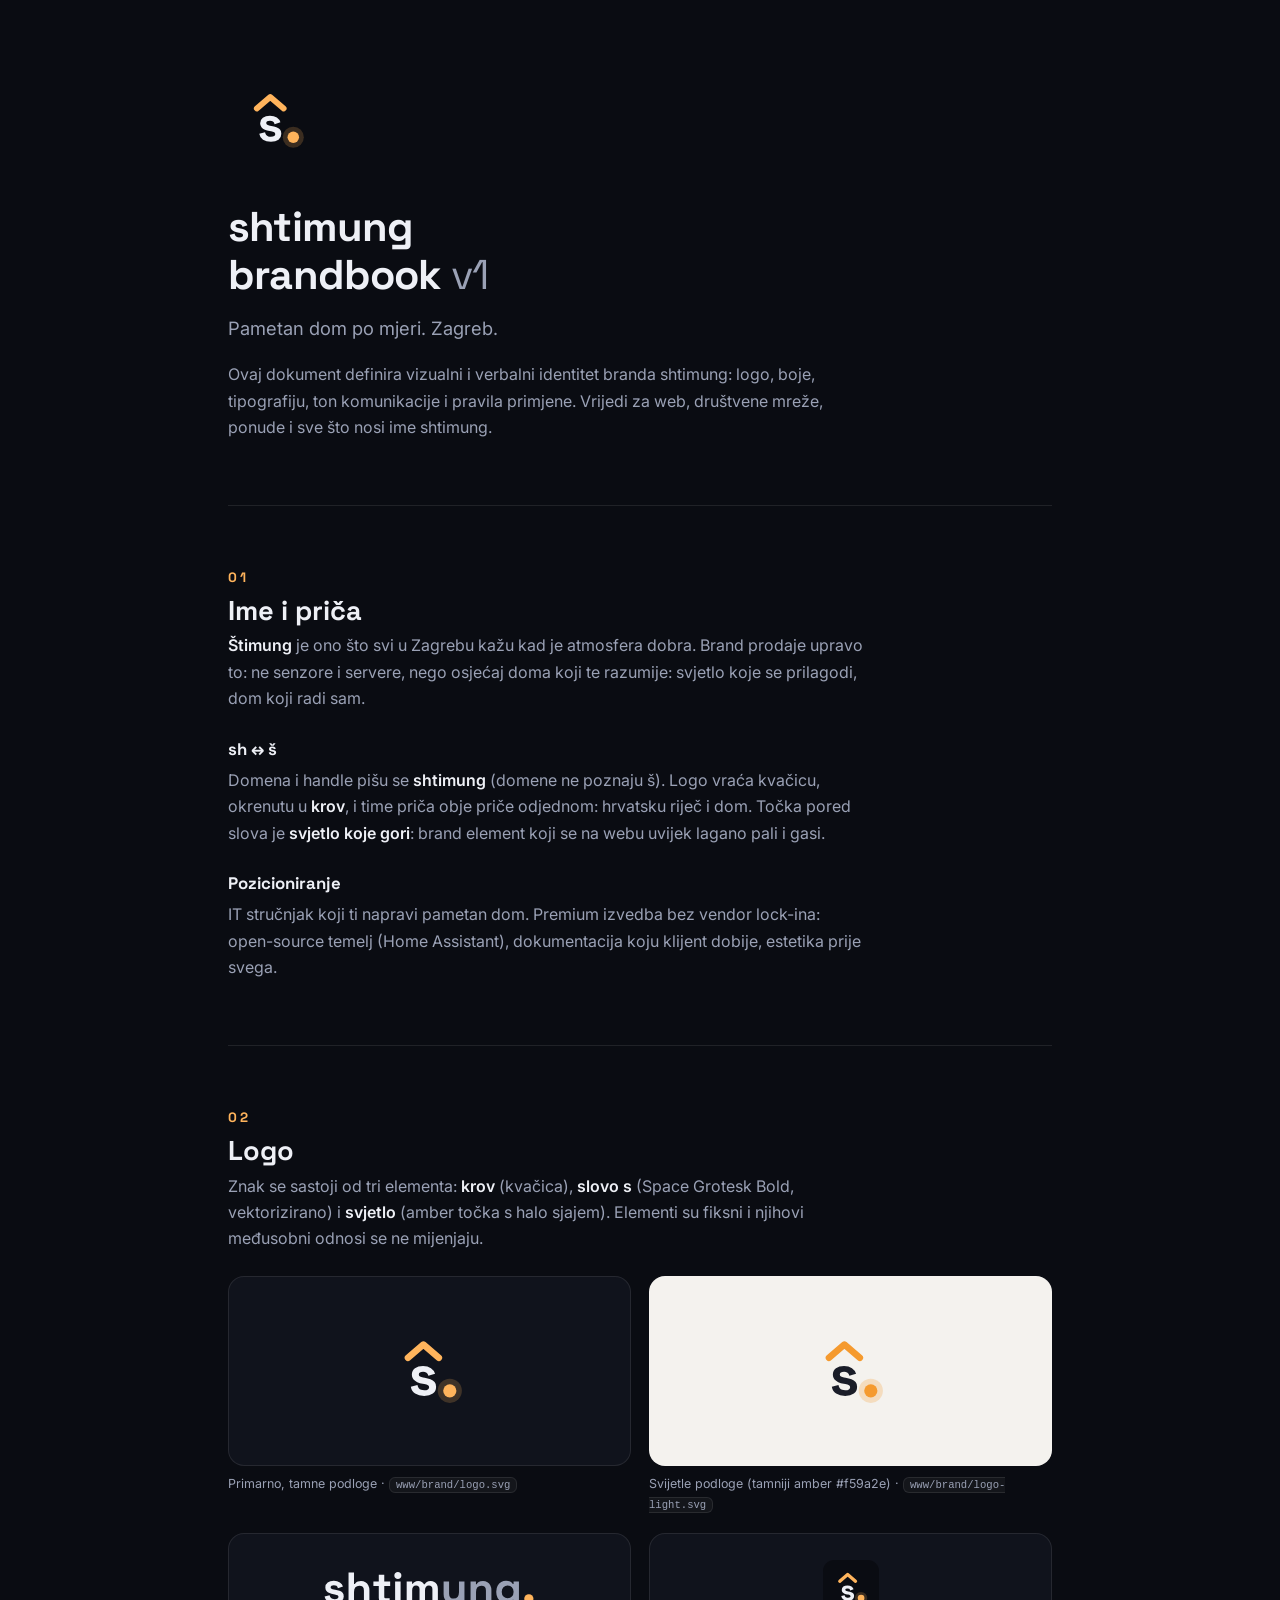
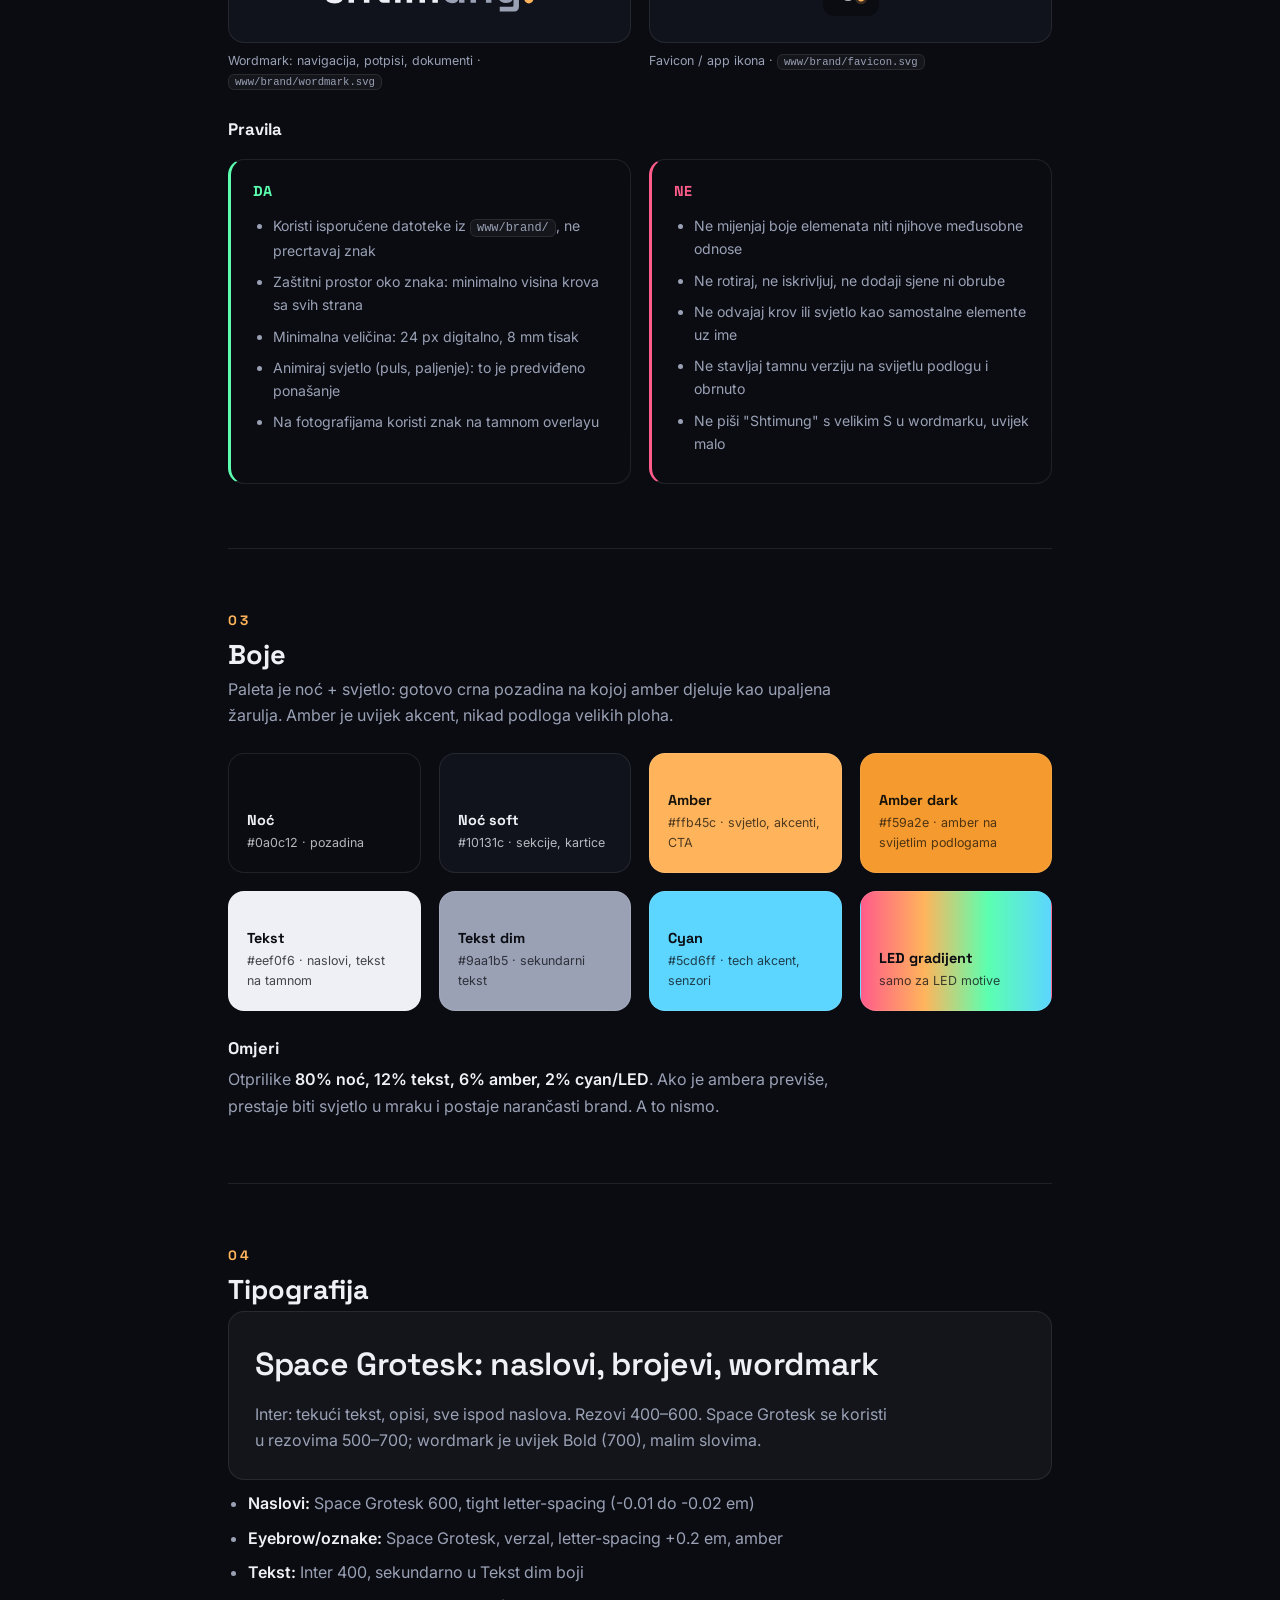
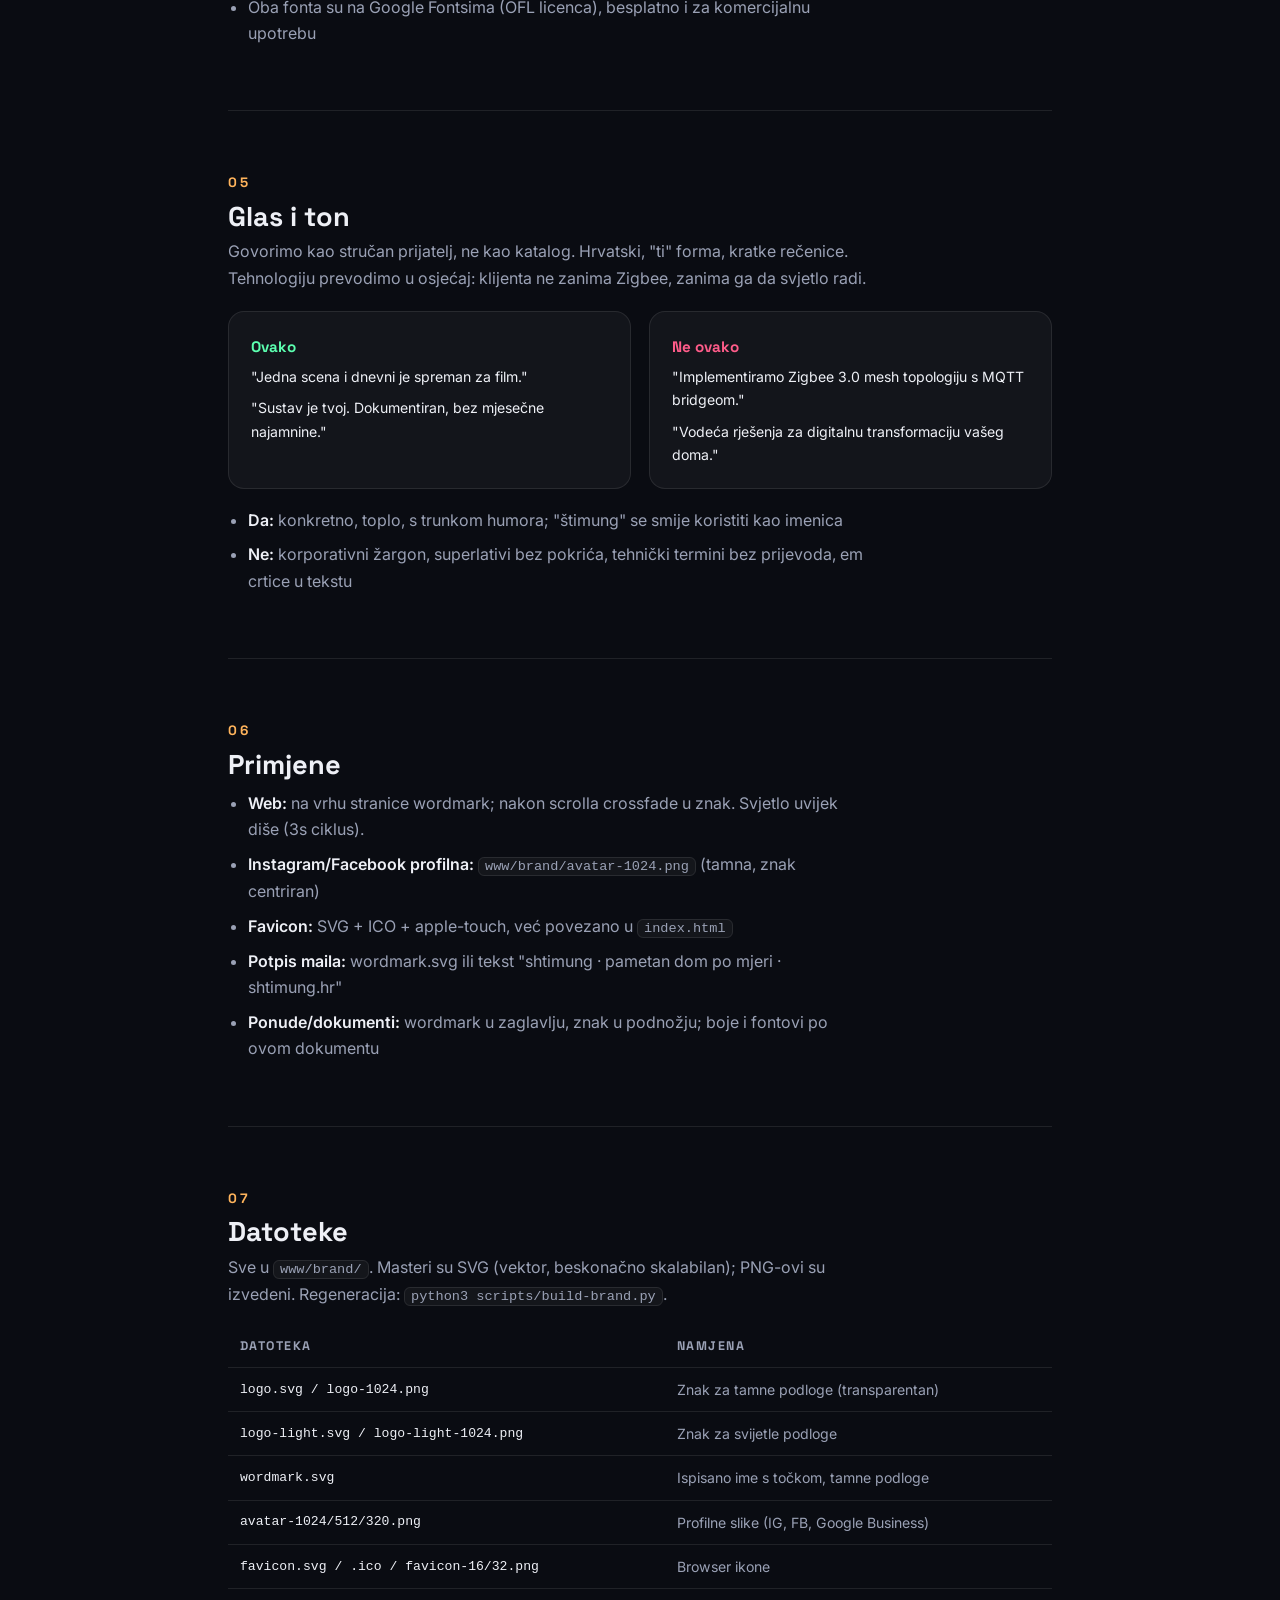
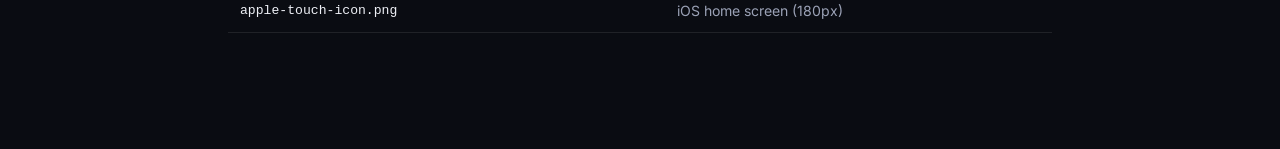
<file: docs/brandbook.html>
<!DOCTYPE html>
<html lang="hr">
<head>
<meta charset="UTF-8">
<meta name="viewport" content="width=device-width, initial-scale=1.0">
<title>shtimung brandbook</title>
<link rel="icon" href="../www/brand/favicon.svg" type="image/svg+xml">
<link rel="preconnect" href="https://fonts.googleapis.com">
<link rel="preconnect" href="https://fonts.gstatic.com" crossorigin>
<link href="https://fonts.googleapis.com/css2?family=Space+Grotesk:wght@400;500;600;700&family=Inter:wght@400;500;600&display=swap" rel="stylesheet">
<style>
  :root {
    --bg: #0a0c12; --bg-soft: #10131c; --surface: rgba(255,255,255,.04); --border: rgba(255,255,255,.09);
    --text: #eef0f6; --dim: #9aa1b5; --amber: #ffb45c; --amber-dark: #f59a2e; --cyan: #5cd6ff;
  }
  * { margin:0; padding:0; box-sizing:border-box; }
  body { background: var(--bg); color: var(--text); font-family: Inter, sans-serif; line-height: 1.65; }
  .wrap { max-width: 880px; margin: 0 auto; padding: 72px 28px 120px; }
  h1, h2, h3 { font-family: "Space Grotesk", sans-serif; line-height: 1.15; }
  h1 { font-size: 2.6rem; letter-spacing: -.02em; }
  h2 { font-size: 1.7rem; margin: 0 0 6px; padding-top: 64px; border-top: 1px solid var(--border); }
  h2 .no { color: var(--amber); font-size: .85rem; letter-spacing: .25em; display: block; margin-bottom: 10px; }
  h3 { font-size: 1.05rem; margin: 28px 0 8px; }
  p { color: var(--dim); max-width: 64ch; }
  p strong, li strong { color: var(--text); font-weight: 600; }
  section { margin-top: 64px; }
  .intro-logo { width: 96px; margin-bottom: 28px; }
  .tagline { font-size: 1.15rem; margin-top: 14px; }
  .grid { display: grid; gap: 18px; margin-top: 24px; }
  .g2 { grid-template-columns: repeat(auto-fit, minmax(240px, 1fr)); }
  .g3 { grid-template-columns: repeat(auto-fit, minmax(180px, 1fr)); }
  .card { background: var(--surface); border: 1px solid var(--border); border-radius: 16px; padding: 22px; }
  .card h4 { font-family: "Space Grotesk"; font-size: .95rem; margin-bottom: 6px; }
  .card p { font-size: .88rem; }
  .logo-tile { display: flex; align-items: center; justify-content: center; border-radius: 16px; border: 1px solid var(--border); min-height: 190px; padding: 24px; }
  .logo-tile img { width: 110px; }
  .logo-tile.dark { background: var(--bg-soft); }
  .logo-tile.light { background: #f4f2ee; }
  .tile-label { font-size: .78rem; color: var(--dim); margin-top: 8px; }
  .swatch { border-radius: 16px; padding: 18px; min-height: 120px; display: flex; flex-direction: column; justify-content: flex-end; border: 1px solid var(--border); }
  .swatch b { font-family: "Space Grotesk"; font-size: .9rem; }
  .swatch span { font-size: .78rem; opacity: .75; }
  .type-demo { border: 1px solid var(--border); border-radius: 16px; padding: 26px; background: var(--surface); }
  .type-demo .display { font-family: "Space Grotesk"; font-weight: 600; font-size: 2rem; letter-spacing: -.01em; }
  .type-demo .body { margin-top: 10px; }
  ul { color: var(--dim); padding-left: 20px; margin-top: 10px; }
  li { margin-bottom: 8px; max-width: 62ch; }
  .do-dont { display: grid; grid-template-columns: repeat(auto-fit, minmax(260px, 1fr)); gap: 18px; margin-top: 20px; }
  .do, .dont { border-radius: 16px; padding: 20px 22px; border: 1px solid var(--border); }
  .do { border-left: 3px solid #5cffb0; }
  .dont { border-left: 3px solid #ff5c8a; }
  .do h4, .dont h4 { font-family: "Space Grotesk"; font-size: .9rem; margin-bottom: 10px; }
  .do h4 { color: #5cffb0; } .dont h4 { color: #ff5c8a; }
  .do ul, .dont ul { font-size: .88rem; }
  table { width: 100%; border-collapse: collapse; margin-top: 18px; font-size: .88rem; }
  th, td { text-align: left; padding: 10px 12px; border-bottom: 1px solid var(--border); }
  th { font-family: "Space Grotesk"; font-size: .78rem; letter-spacing: .12em; text-transform: uppercase; color: var(--dim); }
  td { color: var(--dim); } td:first-child { color: var(--text); font-family: ui-monospace, monospace; font-size: .82rem; }
  code { font-family: ui-monospace, monospace; font-size: .85em; background: var(--surface); border: 1px solid var(--border); border-radius: 6px; padding: 1px 6px; }
  .voice-ex { font-size: .92rem; }
  .voice-ex em { color: var(--text); font-style: normal; }
</style>
</head>
<body>
<div class="wrap">

  <img src="../www/brand/logo.svg" alt="shtimung logo" class="intro-logo">
  <h1>shtimung<br>brandbook <span style="color:var(--dim); font-weight:400">v1</span></h1>
  <p class="tagline">Pametan dom po mjeri. Zagreb.</p>
  <p style="margin-top:18px">Ovaj dokument definira vizualni i verbalni identitet branda shtimung: logo, boje, tipografiju, ton komunikacije i pravila primjene. Vrijedi za web, društvene mreže, ponude i sve što nosi ime shtimung.</p>

  <!-- ============ 01 PRIČA ============ -->
  <section>
    <h2><span class="no">01</span>Ime i priča</h2>
    <p><strong>Štimung</strong> je ono što svi u Zagrebu kažu kad je atmosfera dobra. Brand prodaje upravo to: ne senzore i servere, nego osjećaj doma koji te razumije: svjetlo koje se prilagodi, dom koji radi sam.</p>
    <h3>sh ↔ š</h3>
    <p>Domena i handle pišu se <strong>shtimung</strong> (domene ne poznaju š). Logo vraća kvačicu, okrenutu u <strong>krov</strong>, i time priča obje priče odjednom: hrvatsku riječ i dom. Točka pored slova je <strong>svjetlo koje gori</strong>: brand element koji se na webu uvijek lagano pali i gasi.</p>
    <h3>Pozicioniranje</h3>
    <p>IT stručnjak koji ti napravi pametan dom. Premium izvedba bez vendor lock-ina: open-source temelj (Home Assistant), dokumentacija koju klijent dobije, estetika prije svega.</p>
  </section>

  <!-- ============ 02 LOGO ============ -->
  <section>
    <h2><span class="no">02</span>Logo</h2>
    <p>Znak se sastoji od tri elementa: <strong>krov</strong> (kvačica), <strong>slovo s</strong> (Space Grotesk Bold, vektorizirano) i <strong>svjetlo</strong> (amber točka s halo sjajem). Elementi su fiksni i njihovi međusobni odnosi se ne mijenjaju.</p>
    <div class="grid g2">
      <div>
        <div class="logo-tile dark"><img src="../www/brand/logo.svg" alt="logo tamna podloga"></div>
        <div class="tile-label">Primarno, tamne podloge · <code>www/brand/logo.svg</code></div>
      </div>
      <div>
        <div class="logo-tile light"><img src="../www/brand/logo-light.svg" alt="logo svijetla podloga"></div>
        <div class="tile-label">Svijetle podloge (tamniji amber #f59a2e) · <code>www/brand/logo-light.svg</code></div>
      </div>
    </div>
    <div class="grid g2" style="margin-top:18px">
      <div>
        <div class="logo-tile dark" style="min-height:110px"><img src="../www/brand/wordmark.svg" alt="wordmark" style="width:220px"></div>
        <div class="tile-label">Wordmark: navigacija, potpisi, dokumenti · <code>www/brand/wordmark.svg</code></div>
      </div>
      <div>
        <div class="logo-tile dark" style="min-height:110px"><img src="../www/brand/favicon.svg" alt="favicon" style="width:56px"></div>
        <div class="tile-label">Favicon / app ikona · <code>www/brand/favicon.svg</code></div>
      </div>
    </div>

    <h3>Pravila</h3>
    <div class="do-dont">
      <div class="do">
        <h4>DA</h4>
        <ul>
          <li>Koristi isporučene datoteke iz <code>www/brand/</code>, ne precrtavaj znak</li>
          <li>Zaštitni prostor oko znaka: minimalno visina krova sa svih strana</li>
          <li>Minimalna veličina: 24 px digitalno, 8 mm tisak</li>
          <li>Animiraj svjetlo (puls, paljenje): to je predviđeno ponašanje</li>
          <li>Na fotografijama koristi znak na tamnom overlayu</li>
        </ul>
      </div>
      <div class="dont">
        <h4>NE</h4>
        <ul>
          <li>Ne mijenjaj boje elemenata niti njihove međusobne odnose</li>
          <li>Ne rotiraj, ne iskrivljuj, ne dodaji sjene ni obrube</li>
          <li>Ne odvajaj krov ili svjetlo kao samostalne elemente uz ime</li>
          <li>Ne stavljaj tamnu verziju na svijetlu podlogu i obrnuto</li>
          <li>Ne piši "Shtimung" s velikim S u wordmarku, uvijek malo</li>
        </ul>
      </div>
    </div>
  </section>

  <!-- ============ 03 BOJE ============ -->
  <section>
    <h2><span class="no">03</span>Boje</h2>
    <p>Paleta je noć + svjetlo: gotovo crna pozadina na kojoj amber djeluje kao upaljena žarulja. Amber je uvijek akcent, nikad podloga velikih ploha.</p>
    <div class="grid g3">
      <div class="swatch" style="background:#0a0c12"><b>Noć</b><span>#0a0c12 · pozadina</span></div>
      <div class="swatch" style="background:#10131c"><b>Noć soft</b><span>#10131c · sekcije, kartice</span></div>
      <div class="swatch" style="background:#ffb45c; color:#17120a"><b>Amber</b><span>#ffb45c · svjetlo, akcenti, CTA</span></div>
      <div class="swatch" style="background:#f59a2e; color:#17120a"><b>Amber dark</b><span>#f59a2e · amber na svijetlim podlogama</span></div>
      <div class="swatch" style="background:#eef0f6; color:#0a0c12"><b>Tekst</b><span>#eef0f6 · naslovi, tekst na tamnom</span></div>
      <div class="swatch" style="background:#9aa1b5; color:#0a0c12"><b>Tekst dim</b><span>#9aa1b5 · sekundarni tekst</span></div>
      <div class="swatch" style="background:#5cd6ff; color:#0a0c12"><b>Cyan</b><span>#5cd6ff · tech akcent, senzori</span></div>
      <div class="swatch" style="background:linear-gradient(90deg,#ff5c8a,#ffb45c,#5cffb0,#5cd6ff); color:#0a0c12"><b>LED gradijent</b><span>samo za LED motive</span></div>
    </div>
    <h3>Omjeri</h3>
    <p>Otprilike <strong>80% noć, 12% tekst, 6% amber, 2% cyan/LED</strong>. Ako je ambera previše, prestaje biti svjetlo u mraku i postaje narančasti brand. A to nismo.</p>
  </section>

  <!-- ============ 04 TIPOGRAFIJA ============ -->
  <section>
    <h2><span class="no">04</span>Tipografija</h2>
    <div class="type-demo">
      <div class="display">Space Grotesk: naslovi, brojevi, wordmark</div>
      <p class="body">Inter: tekući tekst, opisi, sve ispod naslova. Rezovi 400–600. Space Grotesk se koristi u rezovima 500–700; wordmark je uvijek Bold (700), malim slovima.</p>
    </div>
    <ul>
      <li><strong>Naslovi:</strong> Space Grotesk 600, tight letter-spacing (-0.01 do -0.02 em)</li>
      <li><strong>Eyebrow/oznake:</strong> Space Grotesk, verzal, letter-spacing +0.2 em, amber</li>
      <li><strong>Tekst:</strong> Inter 400, sekundarno u Tekst dim boji</li>
      <li>Oba fonta su na Google Fontsima (OFL licenca), besplatno i za komercijalnu upotrebu</li>
    </ul>
  </section>

  <!-- ============ 05 GLAS ============ -->
  <section>
    <h2><span class="no">05</span>Glas i ton</h2>
    <p>Govorimo kao stručan prijatelj, ne kao katalog. Hrvatski, "ti" forma, kratke rečenice. Tehnologiju prevodimo u osjećaj: klijenta ne zanima Zigbee, zanima ga da svjetlo radi.</p>
    <div class="grid g2" style="margin-top:20px">
      <div class="card voice-ex">
        <h4 style="color:#5cffb0">Ovako</h4>
        <p><em>"Jedna scena i dnevni je spreman za film."</em></p>
        <p style="margin-top:8px"><em>"Sustav je tvoj. Dokumentiran, bez mjesečne najamnine."</em></p>
      </div>
      <div class="card voice-ex">
        <h4 style="color:#ff5c8a">Ne ovako</h4>
        <p><em>"Implementiramo Zigbee 3.0 mesh topologiju s MQTT bridgeom."</em></p>
        <p style="margin-top:8px"><em>"Vodeća rješenja za digitalnu transformaciju vašeg doma."</em></p>
      </div>
    </div>
    <ul style="margin-top:18px">
      <li><strong>Da:</strong> konkretno, toplo, s trunkom humora; "štimung" se smije koristiti kao imenica</li>
      <li><strong>Ne:</strong> korporativni žargon, superlativi bez pokrića, tehnički termini bez prijevoda, em crtice u tekstu</li>
    </ul>
  </section>

  <!-- ============ 06 PRIMJENE ============ -->
  <section>
    <h2><span class="no">06</span>Primjene</h2>
    <ul>
      <li><strong>Web:</strong> na vrhu stranice wordmark; nakon scrolla crossfade u znak. Svjetlo uvijek diše (3s ciklus).</li>
      <li><strong>Instagram/Facebook profilna:</strong> <code>www/brand/avatar-1024.png</code> (tamna, znak centriran)</li>
      <li><strong>Favicon:</strong> SVG + ICO + apple-touch, već povezano u <code>index.html</code></li>
      <li><strong>Potpis maila:</strong> wordmark.svg ili tekst "shtimung · pametan dom po mjeri · shtimung.hr"</li>
      <li><strong>Ponude/dokumenti:</strong> wordmark u zaglavlju, znak u podnožju; boje i fontovi po ovom dokumentu</li>
    </ul>
  </section>

  <!-- ============ 07 DATOTEKE ============ -->
  <section>
    <h2><span class="no">07</span>Datoteke</h2>
    <p>Sve u <code>www/brand/</code>. Masteri su SVG (vektor, beskonačno skalabilan); PNG-ovi su izvedeni. Regeneracija: <code>python3 scripts/build-brand.py</code>.</p>
    <table>
      <tr><th>Datoteka</th><th>Namjena</th></tr>
      <tr><td>logo.svg / logo-1024.png</td><td>Znak za tamne podloge (transparentan)</td></tr>
      <tr><td>logo-light.svg / logo-light-1024.png</td><td>Znak za svijetle podloge</td></tr>
      <tr><td>wordmark.svg</td><td>Ispisano ime s točkom, tamne podloge</td></tr>
      <tr><td>avatar-1024/512/320.png</td><td>Profilne slike (IG, FB, Google Business)</td></tr>
      <tr><td>favicon.svg / .ico / favicon-16/32.png</td><td>Browser ikone</td></tr>
      <tr><td>apple-touch-icon.png</td><td>iOS home screen (180px)</td></tr>
    </table>
  </section>

</div>
</body>
</html>
</file>
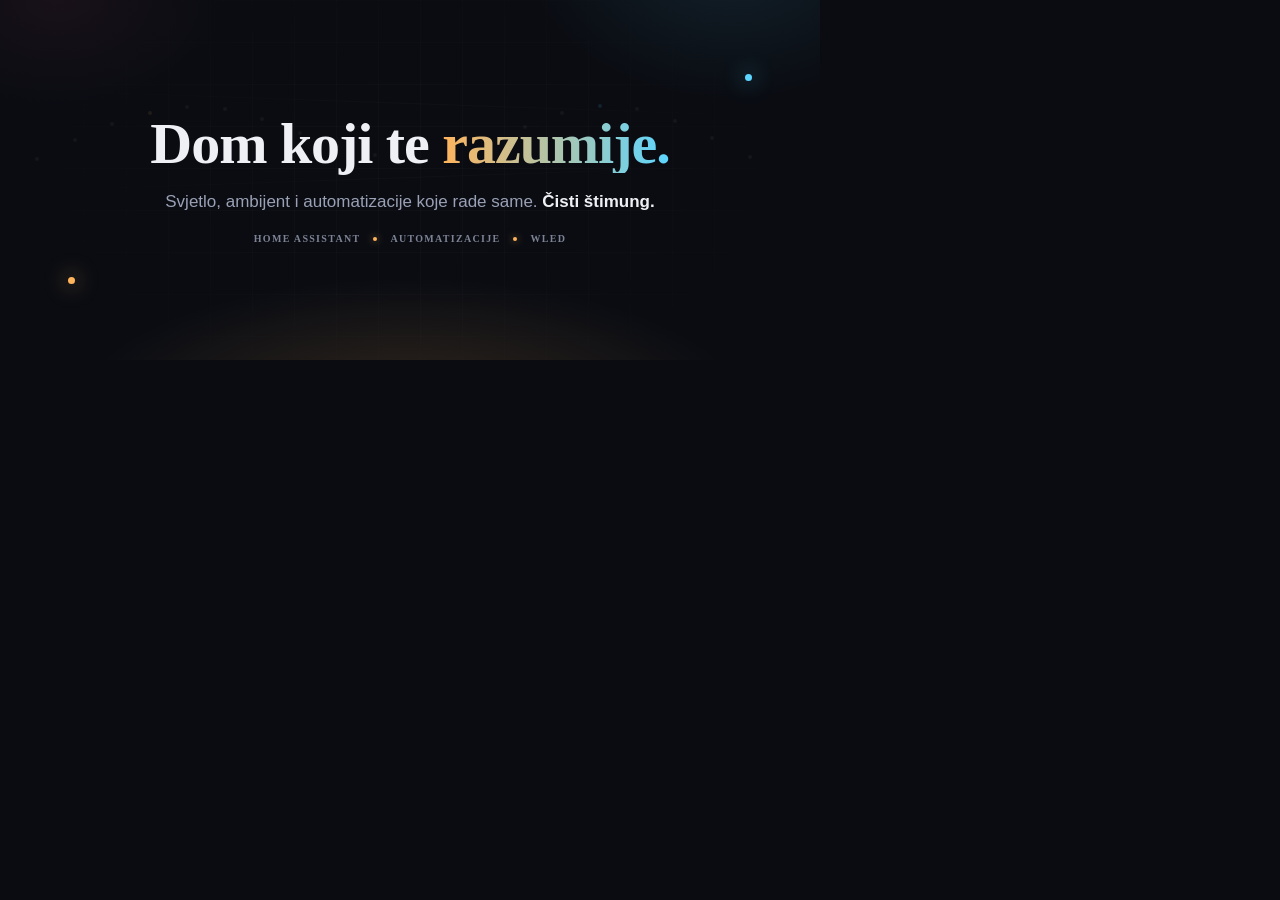
<file: social/facebook/facebook-cover.html>
<!doctype html>
<html lang="hr">
<head>
<meta charset="utf-8">
<style>
@font-face { font-family:'Space Grotesk'; src:url('file:///Users/mrcina/Dev/personal/smarthome/shtimung/brand/_src/SpaceGrotesk-wght.ttf') format('truetype'); font-weight:300 700; }
@font-face { font-family:'Inter'; src:url('file:///Users/mrcina/Dev/personal/smarthome/shtimung/brand/_src/Inter-var.ttf') format('truetype'); font-weight:100 900; }
:root {
  --bg:#0a0c12; --text:#eef0f6; --dim:#9aa1b5;
  --amber:#ffb45c; --cyan:#5cd6ff; --pink:#ff5c8a;
}
* { box-sizing:border-box; }
html, body { margin:0; width:820px; height:360px; overflow:hidden; }
body {
  position:relative; display:flex; align-items:center; justify-content:center;
  background:var(--bg); color:var(--text); font-family:Inter, sans-serif;
}
.hero-bg {
  position:absolute; inset:0;
  background:
    radial-gradient(ellipse 58% 54% at 50% 116%, rgba(255,180,92,.17), transparent 72%),
    radial-gradient(ellipse 35% 58% at 89% -14%, rgba(92,214,255,.11), transparent 72%),
    radial-gradient(ellipse 30% 44% at 7% 0%, rgba(255,92,138,.06), transparent 70%);
}
.grid {
  position:absolute; inset:0;
  background-image:
    linear-gradient(rgba(255,255,255,.018) 1px, transparent 1px),
    linear-gradient(90deg, rgba(255,255,255,.018) 1px, transparent 1px);
  background-size:42px 42px;
  mask-image:radial-gradient(ellipse 66% 90% at 50% 48%, black 22%, transparent 82%);
  -webkit-mask-image:radial-gradient(ellipse 66% 90% at 50% 48%, black 22%, transparent 82%);
}
.sequins { position:absolute; inset:0; overflow:hidden; opacity:.28; }
.wave { position:absolute; left:35px; right:35px; top:77px; height:162px; }
.wave span {
  position:absolute; width:4px; height:4px; border-radius:50%;
  background:rgba(238,240,246,.16); box-shadow:0 0 9px rgba(238,240,246,.08);
}
.wave span:nth-child(1) { left:0%; top:80px; }
.wave span:nth-child(2) { left:5%; top:61px; }
.wave span:nth-child(3) { left:10%; top:45px; }
.wave span:nth-child(4) { left:15%; top:34px; background:rgba(255,180,92,.33); }
.wave span:nth-child(5) { left:20%; top:28px; }
.wave span:nth-child(6) { left:25%; top:30px; }
.wave span:nth-child(7) { left:30%; top:40px; }
.wave span:nth-child(8) { left:35%; top:54px; }
.wave span:nth-child(9) { left:40%; top:67px; }
.wave span:nth-child(10) { left:45%; top:76px; }
.wave span:nth-child(11) { left:50%; top:80px; background:rgba(255,180,92,.36); }
.wave span:nth-child(12) { left:55%; top:75px; }
.wave span:nth-child(13) { left:60%; top:64px; }
.wave span:nth-child(14) { left:65%; top:48px; }
.wave span:nth-child(15) { left:70%; top:34px; }
.wave span:nth-child(16) { left:75%; top:27px; background:rgba(92,214,255,.38); }
.wave span:nth-child(17) { left:80%; top:30px; }
.wave span:nth-child(18) { left:85%; top:42px; }
.wave span:nth-child(19) { left:90%; top:59px; }
.wave span:nth-child(20) { left:95%; top:78px; }
.wave::before, .wave::after {
  content:""; position:absolute; left:0; right:0; height:1px;
  background:linear-gradient(90deg, transparent, rgba(255,255,255,.08), transparent);
}
.wave::before { top:26px; transform:rotate(2deg); }
.wave::after { top:100px; transform:rotate(-2deg); }

.safe {
  position:relative; z-index:2; width:640px; height:312px;
  display:flex; flex-direction:column; align-items:center; justify-content:center; text-align:center;
}
h1 {
  margin:0; font:600 58px/.98 'Space Grotesk'; letter-spacing:-.018em;
}
h1 em {
  display:inline-block; font-style:normal;
  background:linear-gradient(90deg,var(--amber),var(--cyan));
  -webkit-background-clip:text; background-clip:text; -webkit-text-fill-color:transparent;
}
.lead { margin:18px 0 0; color:var(--dim); font-size:17px; line-height:1.35; }
.lead strong { color:var(--text); font-weight:600; }
.topics {
  display:flex; align-items:center; justify-content:center; gap:13px; margin-top:20px;
  color:rgba(154,161,181,.80); font:600 10px/1 'Space Grotesk';
  letter-spacing:.13em; text-transform:uppercase;
}
.topics i { width:4px; height:4px; border-radius:50%; background:var(--amber); box-shadow:0 0 9px rgba(255,180,92,.75); }
.light {
  position:absolute; z-index:1; width:7px; height:7px; border-radius:50%;
}
.light.amber { left:68px; bottom:76px; background:var(--amber); box-shadow:0 0 22px 5px rgba(255,180,92,.24); }
.light.cyan { right:68px; top:74px; background:var(--cyan); box-shadow:0 0 22px 5px rgba(92,214,255,.20); }
</style>
</head>
<body>
  <div class="hero-bg"></div><div class="grid"></div>
  <div class="sequins"><div class="wave"><span></span><span></span><span></span><span></span><span></span><span></span><span></span><span></span><span></span><span></span><span></span><span></span><span></span><span></span><span></span><span></span><span></span><span></span><span></span><span></span></div></div>
  <span class="light amber"></span><span class="light cyan"></span>
  <main class="safe">
    <h1>Dom koji te <em>razumije.</em></h1>
    <p class="lead">Svjetlo, ambijent i automatizacije koje rade same. <strong>Čisti štimung.</strong></p>
    <div class="topics"><span>Home Assistant</span><i></i><span>Automatizacije</span><i></i><span>WLED</span></div>
  </main>
</body>
</html>
</file>
<file: css/style.css>
/* ============================================================
   shtimung — one-pager
   Dark premium tema: topli LED amber + tech cyan na near-black
   ============================================================ */

:root {
  --bg: #0a0c12;
  --bg-soft: #10131c;
  --surface: rgba(255, 255, 255, 0.04);
  --border: rgba(255, 255, 255, 0.09);
  --text: #eef0f6;
  --text-dim: #9aa1b5;
  --amber: #ffb45c;
  --cyan: #5cd6ff;
  --amber-glow: rgba(255, 180, 92, 0.35);
  --font-display: "Space Grotesk", sans-serif;
  --font-body: "Inter", sans-serif;
}

* { margin: 0; padding: 0; box-sizing: border-box; }

html { scroll-behavior: smooth; }

body {
  background: var(--bg);
  color: var(--text);
  font-family: var(--font-body);
  line-height: 1.6;
  -webkit-font-smoothing: antialiased;
  overflow-x: hidden;
}

.container { max-width: 1100px; margin: 0 auto; padding: 0 24px; }

h1, h2, h3 { font-family: var(--font-display); font-weight: 600; line-height: 1.1; }
h1 { font-size: clamp(2.8rem, 7vw, 5.2rem); letter-spacing: -0.02em; }
h2 { font-size: clamp(2rem, 4.5vw, 3.2rem); letter-spacing: -0.01em; margin-bottom: 1rem; }
h1 em, h2 em {
  font-style: normal;
  background: linear-gradient(90deg, var(--amber), var(--cyan));
  -webkit-background-clip: text;
  background-clip: text;
  -webkit-text-fill-color: transparent;
}

.eyebrow {
  font-family: var(--font-display);
  font-size: 0.8rem;
  letter-spacing: 0.25em;
  text-transform: uppercase;
  color: var(--amber);
  margin-bottom: 1rem;
}

.lead { font-size: 1.15rem; color: var(--text-dim); max-width: 34em; }

/* ---------- reveal on scroll ---------- */
.reveal {
  opacity: 0;
  transform: translateY(28px);
  transition: opacity 0.7s ease, transform 0.7s cubic-bezier(0.22, 1, 0.36, 1);
}
.reveal.visible { opacity: 1; transform: none; }

/* ---------- nav ---------- */
.nav {
  position: fixed;
  top: 0; left: 0; right: 0;
  z-index: 100;
  display: flex;
  justify-content: space-between;
  align-items: center;
  padding: 18px 28px;
  background: linear-gradient(rgba(10, 12, 18, 0.85), rgba(10, 12, 18, 0));
  backdrop-filter: blur(2px);
}

.wordmark {
  font-family: var(--font-display);
  font-weight: 700;
  font-size: 1.25rem;
  color: var(--text);
  text-decoration: none;
  letter-spacing: -0.01em;
}
.wordmark span { color: var(--text-dim); }
.wordmark .dot {
  display: inline-block;
  width: 7px; height: 7px;
  margin-left: 3px;
  border-radius: 50%;
  background: var(--amber);
  box-shadow: 0 0 10px var(--amber);
  animation: dot-pulse 3s ease-in-out infinite;
}
@keyframes dot-pulse {
  0%, 100% { box-shadow: 0 0 6px var(--amber); }
  50% { box-shadow: 0 0 16px var(--amber); }
}

/* ---------- brand: wordmark ↔ logo crossfade na scroll ---------- */
.brand {
  position: relative;
  display: inline-flex;
  align-items: center;
  height: 40px;
  min-width: 130px;
  text-decoration: none;
}
.brand .wordmark {
  transition: opacity 0.35s ease, transform 0.45s cubic-bezier(0.22, 1, 0.36, 1);
  transition-delay: 0.15s; /* na povratku gore čeka da logo ode */
}
.nav.scrolled .brand .wordmark { transition-delay: 0s; }
.logo-mark {
  position: absolute;
  left: -6px;
  top: 50%;
  width: 40px;
  height: 40px;
  opacity: 0;
  transform: translateY(-50%) scale(0.6);
  transition: opacity 0.35s ease, transform 0.45s cubic-bezier(0.22, 1, 0.36, 1);
  pointer-events: none;
}
.nav.scrolled .logo-mark { transition-delay: 0.15s; /* uđe tek kad slova odu */ }
.nav.scrolled .wordmark {
  opacity: 0;
  transform: translateY(10px);
  pointer-events: none;
}
.nav.scrolled .logo-mark {
  opacity: 1;
  transform: translateY(-50%) scale(1);
}
.lm-roof {
  fill: none;
  stroke: var(--amber);
  stroke-width: 6;
  stroke-linecap: round;
  stroke-linejoin: round;
}
.lm-s {
  font-family: var(--font-display);
  font-weight: 700;
  font-size: 52px;
  fill: var(--text);
}
/* svjetlo koje uvijek diše */
.lm-halo {
  fill: var(--amber);
  animation: lm-breathe 3s ease-in-out infinite;
}
.lm-dot {
  fill: var(--amber);
  animation: lm-shine 3s ease-in-out infinite;
}
@keyframes lm-breathe {
  0%, 100% { opacity: 0.13; }
  50% { opacity: 0.32; }
}
@keyframes lm-shine {
  0%, 100% { filter: drop-shadow(0 0 1px var(--amber)); }
  50% { filter: drop-shadow(0 0 6px var(--amber)); }
}

/* ---------- buttons ---------- */
.btn {
  display: inline-block;
  font-family: var(--font-display);
  font-weight: 600;
  font-size: 0.95rem;
  text-decoration: none;
  padding: 13px 26px;
  border-radius: 999px;
  transition: transform 0.25s ease, box-shadow 0.25s ease, background 0.25s ease;
}
.btn-primary {
  background: linear-gradient(120deg, var(--amber), #ff8a5c);
  color: #17120a;
  box-shadow: 0 4px 30px var(--amber-glow);
}
.btn-primary:hover { transform: translateY(-2px); box-shadow: 0 8px 40px var(--amber-glow); }
.btn-ghost {
  color: var(--text);
  border: 1px solid var(--border);
  background: var(--surface);
}
.btn-ghost:hover { background: rgba(255, 255, 255, 0.08); }
.btn-small { padding: 9px 20px; font-size: 0.85rem; background: var(--surface); border: 1px solid var(--border); color: var(--text); }
.btn-small:hover { border-color: var(--amber); color: var(--amber); }
.btn-big { padding: 18px 44px; font-size: 1.1rem; }

/* ============================================================
   HERO
   ============================================================ */
.hero {
  position: relative;
  min-height: 100svh;
  display: flex;
  align-items: center;
  justify-content: center;
  text-align: center;
  padding: 100px 24px 60px;
}

/* WebGL "sequin wave" sloj — pritajen, s pulsom i fade-om prema dolje */
#hero-shader {
  position: absolute;
  inset: 0;
  width: 100%;
  height: 100%;
  pointer-events: none;
  opacity: 0.38;
  mask-image: radial-gradient(ellipse 90% 80% at 50% 35%, black 20%, transparent 78%);
  -webkit-mask-image: radial-gradient(ellipse 90% 80% at 50% 35%, black 20%, transparent 78%);
  animation: shader-breathe 9s ease-in-out infinite;
}
@keyframes shader-breathe {
  0%, 100% { opacity: 0.3; }
  50% { opacity: 0.48; }
}

.hero-bg {
  position: absolute;
  inset: 0;
  background:
    radial-gradient(ellipse 60% 45% at 50% 110%, rgba(255, 180, 92, 0.13), transparent 70%),
    radial-gradient(ellipse 45% 35% at 80% -10%, rgba(92, 214, 255, 0.09), transparent 70%),
    radial-gradient(ellipse 40% 30% at 15% 10%, rgba(255, 92, 138, 0.05), transparent 70%);
  pointer-events: none;
}
/* suptilni grid */
.hero-bg::after {
  content: "";
  position: absolute;
  inset: 0;
  background-image:
    linear-gradient(rgba(255,255,255,0.025) 1px, transparent 1px),
    linear-gradient(90deg, rgba(255,255,255,0.025) 1px, transparent 1px);
  background-size: 64px 64px;
  mask-image: radial-gradient(ellipse 70% 60% at 50% 40%, black 30%, transparent 75%);
}

.hero-content { position: relative; max-width: 780px; }
.hero-content .lead { margin: 1.6rem auto 2.4rem; }
.hero-cta { display: flex; gap: 14px; justify-content: center; flex-wrap: wrap; }

/* postupno otkrivanje hero elemenata */
.hero .reveal { transition-delay: 0s; }
.hero .reveal:nth-child(2) { transition-delay: 0.1s; }
.hero .reveal:nth-child(3) { transition-delay: 0.2s; }
.hero .reveal:nth-child(4) { transition-delay: 0.3s; }

.scroll-hint {
  position: absolute;
  bottom: 28px;
  left: 50%;
  transform: translateX(-50%);
  width: 24px; height: 40px;
  border: 1.5px solid var(--border);
  border-radius: 14px;
}
.scroll-hint span {
  position: absolute;
  top: 7px; left: 50%;
  width: 4px; height: 8px;
  margin-left: -2px;
  border-radius: 2px;
  background: var(--amber);
  animation: hint 2s ease-in-out infinite;
}
@keyframes hint {
  0% { transform: translateY(0); opacity: 1; }
  70% { transform: translateY(14px); opacity: 0; }
  100% { transform: translateY(0); opacity: 0; }
}

/* ============================================================
   SCROLL SCENA — presjek stana
   ============================================================ */
.scene-section {
  position: relative;
  height: 420vh; /* prostor za scroll kroz 4 koraka */
}

.scene-sticky {
  position: sticky;
  top: 0;
  height: 100svh;
  display: flex;
  align-items: center;
  overflow: hidden;
  background:
    radial-gradient(ellipse 50% 40% at 30% 55%, rgba(255, 180, 92, 0.05), transparent 70%),
    var(--bg-soft);
}

.scene-layout {
  display: grid;
  grid-template-columns: 1.4fr 1fr;
  gap: 48px;
  align-items: center;
  max-width: 1200px;
  margin: 0 auto;
  padding: 0 40px;
  width: 100%;
}

.scene-visual svg { width: 100%; height: auto; display: block; }

/* ---------- SVG stilovi ---------- */
.wall { stroke: #3a4157; stroke-width: 3; fill: none; }
.wall.outer { fill: #0d1018; stroke-width: 4; }
.room-label {
  font-family: var(--font-display);
  font-size: 13px;
  letter-spacing: 0.2em;
  fill: #4a5268;
  transition: fill 0.8s ease;
}
.furniture { fill: #1c2230; stroke: #333b52; stroke-width: 1.5; transition: fill 0.8s ease; }
.furniture.light-part { fill: #232a3c; }
.furniture-detail { fill: #262e42; }
.furniture-line { stroke: #333b52; stroke-width: 2.5; }
.window { fill: #131a28; stroke: #333b52; stroke-width: 2; }
.window-bar { stroke: #333b52; stroke-width: 2; }
.door { fill: #262e42; stroke: #3a4157; stroke-width: 1.5; }
.door-knob { fill: #4a5268; }

/* žarulje — default ugašene */
.bulb {
  fill: #2a3145;
  transition: fill 0.7s ease, filter 0.7s ease;
}
.bulb.on {
  fill: var(--amber);
  filter: drop-shadow(0 0 14px var(--amber));
}

/* glow elipse po sobama */
.glow { opacity: 0; transition: opacity 1.1s ease; }
.glow.on { opacity: 1; }

/* LED trake */
.led-strip {
  opacity: 0;
  transition: opacity 0.9s ease;
}
.led-strip.on {
  opacity: 1;
  filter: drop-shadow(0 4px 12px rgba(255, 122, 122, 0.5));
  animation: led-hue 6s linear infinite;
}
@keyframes led-hue {
  from { filter: hue-rotate(0deg) drop-shadow(0 4px 12px rgba(255, 122, 122, 0.5)); }
  to { filter: hue-rotate(360deg) drop-shadow(0 4px 12px rgba(255, 122, 122, 0.5)); }
}

/* TV */
.tv { fill: #0b0e15; stroke: #333b52; stroke-width: 2; }
.tv-screen { fill: #0e1220; transition: fill 0.8s ease; }
#tv-ambient { opacity: 0; transition: opacity 0.9s ease; }
.scene-section.tv-on #tv-ambient { opacity: 1; }
.scene-section.tv-on .tv-screen { fill: #1c2f52; }

/* rolete — spuštaju se scaleY */
.roleta {
  fill: #1a2132;
  stroke: #3a4157;
  stroke-width: 1.5;
  transform-origin: center top;
  transform: scaleY(0);
  transform-box: fill-box;
  transition: transform 1.4s cubic-bezier(0.4, 0, 0.2, 1);
}
.roleta.down { transform: scaleY(1); }

/* senzor pokreta */
.sensor { fill: #2a3145; transition: fill 0.5s ease; }
.sensor-ring { fill: none; stroke: var(--cyan); stroke-width: 1.5; opacity: 0; }
#senzor-hodnik.active .sensor { fill: var(--cyan); }
#senzor-hodnik.active .sensor-ring { animation: ping 2s ease-out infinite; }
#senzor-hodnik.active .sensor-ring.r2 { animation-delay: 0.5s; }
@keyframes ping {
  0% { opacity: 0.8; transform: scale(0.5); transform-origin: center; transform-box: fill-box; }
  100% { opacity: 0; transform: scale(1.4); transform-origin: center; transform-box: fill-box; }
}

/* noćna staza */
.night-strip {
  fill: var(--cyan);
  opacity: 0;
  transition: opacity 1s ease;
}
.night-strip.on {
  opacity: 0.7;
  filter: drop-shadow(0 0 8px var(--cyan));
}

/* termostat */
.thermo-bg { fill: #10141f; }
.thermo-ring {
  fill: none;
  stroke: #2a3145;
  stroke-width: 3;
  transition: stroke 0.8s ease, filter 0.8s ease;
}
.thermo-value {
  font-family: var(--font-display);
  font-size: 17px;
  font-weight: 600;
  fill: #4a5268;
  transition: fill 0.8s ease;
}
.thermo-label { font-family: var(--font-body); font-size: 8px; letter-spacing: 0.2em; fill: #4a5268; }
.scene-section.thermo-on .thermo-ring { stroke: var(--amber); filter: drop-shadow(0 0 6px var(--amber-glow)); }
.scene-section.thermo-on .thermo-value { fill: var(--text); }

/* aktivna soba — labela zasvijetli */
.scene-section[data-step="1"] #room-hodnik .room-label,
.scene-section[data-step="2"] #room-dnevni .room-label,
.scene-section[data-step="3"] #room-kuhinja .room-label,
.scene-section[data-step="4"] #room-spavaca .room-label { fill: var(--amber); }

/* ---------- koraci (tekst desno) ---------- */
.scene-steps { position: relative; padding-left: 28px; }
.scene-steps ol { list-style: none; display: flex; flex-direction: column; gap: 30px; }

.scene-progress {
  position: absolute;
  left: 0; top: 6px; bottom: 6px;
  width: 2px;
  background: var(--border);
  border-radius: 2px;
}
.scene-progress-bar {
  width: 100%;
  height: 0%;
  border-radius: 2px;
  background: linear-gradient(var(--amber), var(--cyan));
  box-shadow: 0 0 10px var(--amber-glow);
  transition: height 0.2s linear;
}

.step {
  opacity: 0.3;
  transform: translateX(6px);
  transition: opacity 0.5s ease, transform 0.5s ease;
  cursor: pointer;
}
.step.active { opacity: 1; transform: none; }
.step-num {
  font-family: var(--font-display);
  font-size: 0.75rem;
  letter-spacing: 0.2em;
  color: var(--amber);
}
.step h3 { font-size: 1.35rem; margin: 4px 0 6px; }
.step p { color: var(--text-dim); font-size: 0.95rem; max-width: 30em; }

/* ============================================================
   SEKCIJE
   ============================================================ */
.services, .why, .process { padding: 130px 0; }
.services { background: var(--bg); }

.cards {
  display: grid;
  grid-template-columns: repeat(auto-fit, minmax(240px, 1fr));
  gap: 20px;
  margin-top: 56px;
}
.card {
  background: var(--surface);
  border: 1px solid var(--border);
  border-radius: 18px;
  padding: 32px 26px;
  transition: transform 0.3s ease, border-color 0.3s ease, background 0.3s ease,
              opacity 0.7s ease; /* reveal */
}
.card:hover {
  transform: translateY(-6px);
  border-color: rgba(255, 180, 92, 0.35);
  background: rgba(255, 180, 92, 0.04);
}
.card-icon {
  font-size: 1.6rem;
  color: var(--amber);
  margin-bottom: 18px;
  text-shadow: 0 0 20px var(--amber-glow);
}
.card h3 { font-size: 1.15rem; margin-bottom: 10px; }
.card p { color: var(--text-dim); font-size: 0.92rem; }

/* stagger za kartice */
.cards .card:nth-child(1) { transition-delay: 0s; }
.cards .card:nth-child(2) { transition-delay: 0.1s; }
.cards .card:nth-child(3) { transition-delay: 0.2s; }
.cards .card:nth-child(4) { transition-delay: 0.3s; }

/* ---------- zašto mi ---------- */
.why { background: var(--bg-soft); }
.why-grid {
  display: grid;
  grid-template-columns: repeat(auto-fit, minmax(300px, 1fr));
  gap: 44px 60px;
  margin-top: 56px;
}
.why-item h3 { font-size: 1.15rem; margin-bottom: 8px; }
.why-item h3::before {
  content: "•";
  color: var(--amber);
  margin-right: 10px;
}
.why-item p { color: var(--text-dim); font-size: 0.95rem; }

/* ---------- proces ---------- */
.process-steps {
  display: grid;
  grid-template-columns: repeat(auto-fit, minmax(230px, 1fr));
  gap: 24px;
  margin-top: 48px;
  counter-reset: proc;
}
.process-step {
  position: relative;
  padding: 28px 24px;
  border-left: 2px solid var(--border);
}
.process-step span {
  font-family: var(--font-display);
  font-size: 2.6rem;
  font-weight: 700;
  background: linear-gradient(180deg, var(--amber), transparent);
  -webkit-background-clip: text;
  background-clip: text;
  -webkit-text-fill-color: transparent;
}
.process-step h3 { font-size: 1.1rem; margin: 8px 0 6px; }
.process-step p { color: var(--text-dim); font-size: 0.92rem; }

/* ---------- kontakt ---------- */
.contact {
  position: relative;
  padding: 160px 0;
  text-align: center;
  overflow: hidden;
}
.contact-glow {
  position: absolute;
  left: 50%; bottom: -40%;
  width: 900px; height: 500px;
  transform: translateX(-50%);
  background: radial-gradient(ellipse, rgba(255, 180, 92, 0.16), transparent 65%);
  pointer-events: none;
}
.contact .container { position: relative; }
.contact .lead { margin: 1.2rem auto 2.6rem; }

/* ---------- footer ---------- */
.footer {
  border-top: 1px solid var(--border);
  padding: 28px 0;
  font-size: 0.85rem;
  color: var(--text-dim);
}
.footer .container {
  display: flex;
  justify-content: space-between;
  align-items: center;
}
.footer .wordmark { font-size: 1rem; }
.footer-social { display: flex; gap: 16px; }
.footer-social a {
  color: var(--text-dim);
  display: inline-flex;
  transition: color 0.25s ease, transform 0.25s ease;
}
.footer-social a:hover { color: var(--amber); transform: translateY(-2px); }

/* ============================================================
   RESPONSIVE
   ============================================================ */
@media (max-width: 900px) {
  .scene-layout {
    grid-template-columns: 1fr;
    gap: 20px;
    padding: 24px 20px;
    align-content: center;
  }
  .scene-visual { max-width: 520px; margin: 0 auto; }
  .scene-steps ol { gap: 0; }
  /* na mobitelu prikazujemo samo aktivni korak */
  .step { display: none; }
  .step.active { display: block; }
  .scene-progress { display: none; }
  .scene-steps { padding-left: 0; text-align: center; min-height: 150px; }
  .step p { margin: 0 auto; }
}

/* ============================================================
   REDUCED MOTION
   ============================================================ */
@media (prefers-reduced-motion: reduce) {
  html { scroll-behavior: auto; }
  .reveal { opacity: 1; transform: none; transition: none; }
  .led-strip.on { animation: none; }
  .scroll-hint span, .wordmark .dot, .lm-halo, .lm-dot { animation: none; }
  #hero-shader { animation: none; }
  * { transition-duration: 0.01ms !important; }
}
</file>
<file: nashtimaj/css/nashtimaj.css>
/* ============================================================
   naštimaj — interaktivni konfigurator
   Nadograđuje ../css/style.css (root varijable, nav, btn, footer)
   ============================================================ */

.nsh-body { background: var(--bg); }

/* ---------- uvod ---------- */
.nsh-hero {
  position: relative;
  text-align: center;
  padding: 150px 24px 30px;
}
.nsh-hero-bg {
  position: absolute;
  inset: 0;
  background:
    radial-gradient(ellipse 55% 60% at 50% 0%, rgba(255, 180, 92, 0.07), transparent 70%),
    radial-gradient(ellipse 40% 40% at 85% 20%, rgba(92, 214, 255, 0.05), transparent 70%);
  pointer-events: none;
}
.nsh-hero .lead { margin: 1.4rem auto 0; }
.nsh-hero h1 { font-size: clamp(2.4rem, 5.5vw, 4rem); }

/* ---------- app layout ---------- */
.nsh-app {
  position: relative;
  display: grid;
  grid-template-columns: 1.55fr 1fr;
  gap: 36px;
  align-items: start;
  max-width: 1280px;
  margin: 0 auto;
  padding: 20px 32px 90px;
}

.nsh-scene-wrap {
  position: sticky;
  top: 70px;
}
.nsh-tilt {
  transform: perspective(1400px) rotateX(var(--rx, 0deg)) rotateY(var(--ry, 0deg));
  transition: transform 0.25s ease-out;
  will-change: transform;
}
.nsh-scene-wrap svg { width: 100%; height: auto; display: block; }

.nsh-hint {
  text-align: center;
  font-family: var(--font-display);
  font-size: 0.85rem;
  letter-spacing: 0.18em;
  text-transform: uppercase;
  color: var(--text-dim);
  margin-top: 4px;
  transition: opacity 0.6s ease;
}
.nsh-hint.skriven { opacity: 0; }
.nsh-hint .dot {
  display: inline-block;
  width: 7px; height: 7px;
  margin-left: 6px;
  border-radius: 50%;
  background: var(--amber);
  box-shadow: 0 0 10px var(--amber);
  animation: dot-pulse 3s ease-in-out infinite;
}

/* ============================================================
   IZOMETRIJSKA SCENA — plohe
   ============================================================ */
.iso-pod { fill: #0d1018; stroke: #2c3245; stroke-width: 2; }

.iso-floor {
  fill: #10141f;
  stroke: #262d40;
  stroke-width: 1.5;
  cursor: pointer;
  pointer-events: auto;
  transition: fill 0.35s ease, stroke 0.35s ease;
}
.room-g:hover .iso-floor { fill: #161c2b; }
.room-g.odabrana .iso-floor { fill: #181f31; }

/* kutije: top / desna / lijeva ploha */
.ibox { pointer-events: none; }
.ibox polygon { stroke: #333b52; stroke-width: 1.1; }
.ibox .f-top { fill: #232a3c; }
.ibox .f-right { fill: #1a2030; }
.ibox .f-left { fill: #151a26; }
.ibox.light .f-top { fill: #2d354a; }
.ibox.light .f-right { fill: #222939; }
.ibox.light .f-left { fill: #1a2030; }
.ibox.dark .f-top { fill: #191f2e; }
.ibox.dark .f-right { fill: #141926; }
.ibox.dark .f-left { fill: #10141f; }

/* zidovi */
.iso-zid polygon { stroke: #3a4157; stroke-width: 1.4; }
.iso-zid .f-top { fill: #1b2131; }
.iso-zid .f-right { fill: #141a29; }
.iso-zid .f-left { fill: #10151f; }
.iso-zid.niski polygon { stroke: #333b52; }

/* prozor, vrata */
.iso-window { fill: #131a28; stroke: #333b52; stroke-width: 1.5; }
.iso-window-bar { stroke: #333b52; stroke-width: 1.5; }
.iso-door { fill: #262e42; stroke: #3a4157; stroke-width: 1.5; }

/* linije (nogice lampi, kablovi) */
.iso-line { stroke: #333b52; stroke-width: 2.2; fill: none; }
.iso-shade { fill: #1c2230; stroke: #333b52; stroke-width: 1.3; }

/* TV */
.iso-tv-screen { fill: #0e1220; stroke: #333b52; stroke-width: 1; transition: fill 0.8s ease; }
.iso-tv-screen.on { fill: #1c2f52; }
.iso-tv-ambient { opacity: 0; transition: opacity 0.9s ease; }
.iso-tv-ambient.on { opacity: 1; }

/* hub (osnova sustava) — uvijek diše */
.hub-dot {
  fill: var(--cyan);
  animation: dot-pulse-cyan 3s ease-in-out infinite;
}
@keyframes dot-pulse-cyan {
  0%, 100% { filter: drop-shadow(0 0 2px var(--cyan)); opacity: 0.75; }
  50% { filter: drop-shadow(0 0 7px var(--cyan)); opacity: 1; }
}

/* sigurnost: senzori na prozorima/vratima */
.sec-dot {
  fill: #2a3145;
  transition: fill 0.5s ease, filter 0.5s ease;
}
.sec-dot.on {
  fill: var(--cyan);
  filter: drop-shadow(0 0 6px var(--cyan));
}
.sec-lock { opacity: 0; transition: opacity 0.5s ease; }
.sec-lock.on { opacity: 1; }
.sec-lock path, .sec-lock rect {
  fill: none;
  stroke: var(--cyan);
  stroke-width: 2;
  stroke-linecap: round;
}

/* termostat pill po sobi */
.thermo-pill { opacity: 0; transition: opacity 0.6s ease; pointer-events: none; }
.thermo-pill.on { opacity: 1; }
.thermo-pill rect {
  fill: #10141f;
  stroke: var(--amber);
  stroke-width: 1.5;
  filter: drop-shadow(0 0 6px var(--amber-glow));
}
.thermo-pill text {
  font-family: var(--font-display);
  font-size: 14px;
  font-weight: 600;
  fill: var(--text);
}

/* labela sobe + badge broja odabranih */
.iso-label {
  font-family: var(--font-display);
  font-size: 14px;
  letter-spacing: 0.2em;
  fill: #4a5268;
  cursor: pointer;
  pointer-events: auto;
  transition: fill 0.5s ease;
}
.room-g:hover .iso-label { fill: #6b7490; }
.room-g.odabrana .iso-label { fill: var(--amber); }
.iso-badge circle { fill: var(--amber); }
.iso-badge text {
  font-family: var(--font-display);
  font-size: 12px;
  font-weight: 700;
  fill: #17120a;
}
.iso-badge { opacity: 0; transition: opacity 0.4s ease; pointer-events: none; }
.iso-badge.on { opacity: 1; }

/* dim neaktivnih soba dok je jedna odabrana */
.room-g { transition: opacity 0.5s ease; }
.room-g.dim { opacity: 0.45; }

/* hint točka na sceni */
.hint-dot {
  fill: var(--amber);
  animation: hint-ping 2.4s ease-out infinite;
  pointer-events: none;
}
@keyframes hint-ping {
  0% { opacity: 0.9; r: 5; }
  70% { opacity: 0; r: 18; }
  100% { opacity: 0; r: 18; }
}

/* ============================================================
   PANEL
   ============================================================ */
.nsh-panel {
  position: sticky;
  top: 80px;
  background: var(--bg-soft);
  border: 1px solid var(--border);
  border-radius: 18px;
  padding: 22px;
  display: flex;
  flex-direction: column;
  gap: 18px;
}

.nsh-chips { display: flex; flex-wrap: wrap; gap: 8px; }
.nsh-chip {
  font-family: var(--font-display);
  font-size: 0.82rem;
  font-weight: 500;
  color: var(--text-dim);
  background: var(--surface);
  border: 1px solid var(--border);
  border-radius: 999px;
  padding: 7px 14px;
  cursor: pointer;
  transition: color 0.25s ease, border-color 0.25s ease, background 0.25s ease;
}
.nsh-chip:hover { color: var(--text); border-color: rgba(255, 180, 92, 0.4); }
.nsh-chip.active {
  color: var(--amber);
  border-color: rgba(255, 180, 92, 0.55);
  background: rgba(255, 180, 92, 0.07);
}
.nsh-chip b {
  font-weight: 600;
  margin-left: 5px;
  color: var(--amber);
}

.nsh-moduli { display: flex; flex-direction: column; min-height: 240px; }
.nsh-moduli-uvod {
  color: var(--text-dim);
  font-size: 0.92rem;
  padding: 14px 4px;
}

.nsh-mod {
  display: flex;
  align-items: center;
  gap: 14px;
  padding: 13px 4px;
  border-bottom: 1px solid rgba(255, 255, 255, 0.06);
  cursor: pointer;
}
.nsh-mod:last-child { border-bottom: none; }
.nsh-mod-info { flex: 1; min-width: 0; }
.nsh-mod-info h4 {
  font-family: var(--font-display);
  font-size: 0.98rem;
  font-weight: 600;
  color: var(--text);
}
.nsh-mod-info p { color: var(--text-dim); font-size: 0.82rem; line-height: 1.45; }
.nsh-mod-cijena {
  font-family: var(--font-display);
  font-size: 0.82rem;
  color: var(--text-dim);
  white-space: nowrap;
}
.nsh-mod.ukljucen .nsh-mod-cijena { color: var(--text); }

/* switch */
.nsh-switch {
  position: relative;
  flex: none;
  width: 42px; height: 24px;
  border-radius: 999px;
  background: #1c2230;
  border: 1px solid var(--border);
  transition: background 0.3s ease, border-color 0.3s ease, box-shadow 0.3s ease;
}
.nsh-switch::after {
  content: "";
  position: absolute;
  top: 2px; left: 2px;
  width: 18px; height: 18px;
  border-radius: 50%;
  background: #4a5268;
  transition: transform 0.3s cubic-bezier(0.22, 1, 0.36, 1), background 0.3s ease;
}
.nsh-mod input { position: absolute; opacity: 0; pointer-events: none; }
.nsh-mod.ukljucen .nsh-switch {
  background: rgba(255, 180, 92, 0.18);
  border-color: var(--amber);
  box-shadow: 0 0 12px var(--amber-glow);
}
.nsh-mod.ukljucen .nsh-switch::after {
  transform: translateX(18px);
  background: var(--amber);
}
.nsh-mod.zakljucan { cursor: default; }
.nsh-mod.zakljucan .nsh-switch { opacity: 0.75; }
.nsh-mod-uvijek {
  font-size: 0.7rem;
  letter-spacing: 0.12em;
  text-transform: uppercase;
  color: var(--amber);
}

/* brojač */
.nsh-total {
  display: flex;
  flex-direction: column;
  gap: 2px;
  padding: 16px 18px;
  background: var(--surface);
  border: 1px solid var(--border);
  border-radius: 14px;
}
.nsh-total-label {
  font-family: var(--font-display);
  font-size: 0.72rem;
  letter-spacing: 0.22em;
  text-transform: uppercase;
  color: var(--text-dim);
}
.nsh-total-val {
  font-family: var(--font-display);
  font-size: 1.7rem;
  font-weight: 700;
  color: var(--text);
  transition: color 0.3s ease;
}
.nsh-total-val.pop { animation: total-pop 0.45s ease; }
@keyframes total-pop {
  0% { transform: scale(1); }
  35% { transform: scale(1.06); color: var(--amber); }
  100% { transform: scale(1); }
}
.nsh-total-note { font-size: 0.75rem; color: var(--text-dim); }
.nsh-panel-cta { text-align: center; }

/* ============================================================
   SAŽETAK
   ============================================================ */
.nsh-sazetak {
  position: relative;
  padding: 120px 24px 140px;
  background: var(--bg-soft);
  overflow: hidden;
}
.nsh-sazetak-glow {
  position: absolute;
  left: 50%; bottom: -35%;
  width: 900px; height: 500px;
  transform: translateX(-50%);
  background: radial-gradient(ellipse, rgba(255, 180, 92, 0.13), transparent 65%);
  pointer-events: none;
}
.nsh-sazetak-inner { position: relative; max-width: 680px; margin: 0 auto; }

.nsh-prazno {
  margin-top: 30px;
  padding: 26px;
  border: 1px dashed var(--border);
  border-radius: 16px;
  color: var(--text-dim);
}

.nsh-sz-lista { margin-top: 36px; display: flex; flex-direction: column; gap: 26px; }
.nsh-sz-blok h4 {
  font-family: var(--font-display);
  font-size: 0.8rem;
  font-weight: 600;
  letter-spacing: 0.22em;
  text-transform: uppercase;
  color: var(--amber);
  margin-bottom: 8px;
}
.nsh-sz-red {
  display: flex;
  justify-content: space-between;
  gap: 16px;
  padding: 9px 2px;
  border-bottom: 1px solid rgba(255, 255, 255, 0.07);
  font-size: 0.95rem;
}
.nsh-sz-red span:last-child { color: var(--text-dim); white-space: nowrap; }

.nsh-sz-total {
  display: flex;
  justify-content: space-between;
  align-items: baseline;
  margin-top: 30px;
  padding: 18px 22px;
  background: var(--surface);
  border: 1px solid rgba(255, 180, 92, 0.3);
  border-radius: 14px;
}
.nsh-sz-total span {
  font-family: var(--font-display);
  font-size: 0.75rem;
  letter-spacing: 0.22em;
  text-transform: uppercase;
  color: var(--text-dim);
}
.nsh-sz-total strong {
  font-family: var(--font-display);
  font-size: 1.9rem;
  font-weight: 700;
  color: var(--text);
}
.nsh-sz-note { color: var(--text-dim); font-size: 0.88rem; margin-top: 14px; }

/* izbor CTA */
.nsh-cta-izbor {
  display: grid;
  grid-template-columns: 1fr 1fr;
  gap: 14px;
  margin-top: 40px;
}
.nsh-izbor {
  font-family: var(--font-body);
  text-align: left;
  background: var(--surface);
  border: 1px solid var(--border);
  border-radius: 16px;
  padding: 18px;
  color: var(--text);
  cursor: pointer;
  transition: border-color 0.25s ease, background 0.25s ease, transform 0.25s ease;
}
.nsh-izbor:hover { transform: translateY(-2px); }
.nsh-izbor strong {
  display: block;
  font-family: var(--font-display);
  font-size: 1rem;
  margin-bottom: 4px;
}
.nsh-izbor span { color: var(--text-dim); font-size: 0.83rem; line-height: 1.4; }
.nsh-izbor.active {
  border-color: var(--amber);
  background: rgba(255, 180, 92, 0.06);
  box-shadow: 0 0 20px rgba(255, 180, 92, 0.12);
}

/* forma */
#nsh-forma { margin-top: 22px; }
.nsh-forma-grid {
  display: grid;
  grid-template-columns: 1fr 1fr;
  gap: 14px;
}
.nsh-forma-grid label { display: flex; flex-direction: column; gap: 6px; }
.nsh-forma-grid .nsh-full { grid-column: 1 / -1; }
.nsh-forma-grid span {
  font-family: var(--font-display);
  font-size: 0.8rem;
  color: var(--text-dim);
}
.nsh-forma-grid span em { font-style: normal; opacity: 0.7; }
.nsh-forma-grid input {
  font-family: var(--font-body);
  font-size: 1rem;
  color: var(--text);
  background: var(--bg);
  border: 1px solid var(--border);
  border-radius: 12px;
  padding: 12px 14px;
  outline: none;
  transition: border-color 0.25s ease, box-shadow 0.25s ease;
}
.nsh-forma-grid input:focus {
  border-color: var(--amber);
  box-shadow: 0 0 0 3px rgba(255, 180, 92, 0.12);
}
/* honeypot van ekrana */
.nsh-web { position: absolute !important; left: -9999px; width: 1px; height: 1px; overflow: hidden; }

.nsh-submit { margin-top: 20px; width: 100%; border: none; cursor: pointer; }
.nsh-gdpr { color: var(--text-dim); font-size: 0.78rem; margin-top: 14px; text-align: center; }

.nsh-status {
  margin-top: 26px;
  padding: 22px;
  border-radius: 16px;
  border: 1px solid rgba(92, 255, 176, 0.35);
  background: rgba(92, 255, 176, 0.05);
  font-size: 0.98rem;
}
.nsh-status.greska {
  border-color: rgba(255, 92, 138, 0.4);
  background: rgba(255, 92, 138, 0.05);
}
.nsh-status a { color: var(--amber); }

/* ============================================================
   MOBILNI BROJAČ
   ============================================================ */
.nsh-mbar {
  display: none;
  position: fixed;
  left: 0; right: 0; bottom: 0;
  z-index: 90;
  align-items: center;
  justify-content: space-between;
  gap: 14px;
  padding: 12px 18px calc(12px + env(safe-area-inset-bottom));
  background: rgba(10, 12, 18, 0.92);
  backdrop-filter: blur(8px);
  border-top: 1px solid var(--border);
}
.nsh-mbar > div { display: flex; flex-direction: column; }
.nsh-mbar strong {
  font-family: var(--font-display);
  font-size: 1.15rem;
  color: var(--text);
}

/* ============================================================
   RESPONSIVE
   ============================================================ */
@media (max-width: 980px) {
  .nsh-app { grid-template-columns: 1fr; gap: 20px; padding-bottom: 40px; }
  .nsh-scene-wrap { position: static; }
  .nsh-panel { position: static; }
  .nsh-panel-cta { display: none; }
  .nsh-mbar { display: flex; }
  .nsh-sazetak { padding-bottom: 180px; }
  .nsh-cta-izbor { grid-template-columns: 1fr; }
  .nsh-forma-grid { grid-template-columns: 1fr; }
}

@media (prefers-reduced-motion: reduce) {
  .nsh-tilt { transform: none !important; }
  .hint-dot, .hub-dot { animation: none; }
  .nsh-total-val.pop { animation: none; }
}
</file>
<file: www/css/style.css>
/* ============================================================
   shtimung — one-pager
   Dark premium tema: topli LED amber + tech cyan na near-black
   ============================================================ */

:root {
  --bg: #0a0c12;
  --bg-soft: #10131c;
  --surface: rgba(255, 255, 255, 0.04);
  --border: rgba(255, 255, 255, 0.09);
  --text: #eef0f6;
  --text-dim: #9aa1b5;
  --amber: #ffb45c;
  --cyan: #5cd6ff;
  --amber-glow: rgba(255, 180, 92, 0.35);
  --font-display: "Space Grotesk", sans-serif;
  --font-body: "Inter", sans-serif;
}

* { margin: 0; padding: 0; box-sizing: border-box; }

html { scroll-behavior: smooth; }

body {
  background: var(--bg);
  color: var(--text);
  font-family: var(--font-body);
  line-height: 1.6;
  -webkit-font-smoothing: antialiased;
  overflow-x: hidden;
}

.container { max-width: 1100px; margin: 0 auto; padding: 0 24px; }

h1, h2, h3 { font-family: var(--font-display); font-weight: 600; line-height: 1.1; }
h1 { font-size: clamp(2.8rem, 7vw, 5.2rem); letter-spacing: -0.02em; }
h2 { font-size: clamp(2rem, 4.5vw, 3.2rem); letter-spacing: -0.01em; margin-bottom: 1rem; }
h1 em, h2 em {
  font-style: normal;
  background: linear-gradient(90deg, var(--amber), var(--cyan));
  -webkit-background-clip: text;
  background-clip: text;
  -webkit-text-fill-color: transparent;
}

.eyebrow {
  font-family: var(--font-display);
  font-size: 0.8rem;
  letter-spacing: 0.25em;
  text-transform: uppercase;
  color: var(--amber);
  margin-bottom: 1rem;
}

.lead { font-size: 1.15rem; color: var(--text-dim); max-width: 34em; }

/* ---------- reveal on scroll ---------- */
.reveal {
  opacity: 0;
  transform: translateY(28px);
  transition: opacity 0.7s ease, transform 0.7s cubic-bezier(0.22, 1, 0.36, 1);
}
.reveal.visible { opacity: 1; transform: none; }

/* ---------- nav ---------- */
.nav {
  position: fixed;
  top: 0; left: 0; right: 0;
  z-index: 100;
  display: flex;
  justify-content: space-between;
  align-items: center;
  padding: 18px 28px;
  background: linear-gradient(rgba(10, 12, 18, 0.85), rgba(10, 12, 18, 0));
  backdrop-filter: blur(2px);
}

.wordmark {
  font-family: var(--font-display);
  font-weight: 700;
  font-size: 1.25rem;
  color: var(--text);
  text-decoration: none;
  letter-spacing: -0.01em;
}
.wordmark span { color: var(--text-dim); }
.wordmark .dot {
  display: inline-block;
  width: 7px; height: 7px;
  margin-left: 3px;
  border-radius: 50%;
  background: var(--amber);
  box-shadow: 0 0 10px var(--amber);
  animation: dot-pulse 3s ease-in-out infinite;
}
@keyframes dot-pulse {
  0%, 100% { box-shadow: 0 0 6px var(--amber); }
  50% { box-shadow: 0 0 16px var(--amber); }
}

/* ---------- brand: wordmark ↔ logo crossfade na scroll ---------- */
.brand {
  position: relative;
  display: inline-flex;
  align-items: center;
  height: 40px;
  min-width: 130px;
  text-decoration: none;
}
.brand .wordmark {
  transition: opacity 0.35s ease, transform 0.45s cubic-bezier(0.22, 1, 0.36, 1);
  transition-delay: 0.15s; /* na povratku gore čeka da logo ode */
}
.nav.scrolled .brand .wordmark { transition-delay: 0s; }
.logo-mark {
  position: absolute;
  left: -6px;
  top: 50%;
  width: 40px;
  height: 40px;
  opacity: 0;
  transform: translateY(-50%) scale(0.6);
  transition: opacity 0.35s ease, transform 0.45s cubic-bezier(0.22, 1, 0.36, 1);
  pointer-events: none;
}
.nav.scrolled .logo-mark { transition-delay: 0.15s; /* uđe tek kad slova odu */ }
.nav.scrolled .wordmark {
  opacity: 0;
  transform: translateY(10px);
  pointer-events: none;
}
.nav.scrolled .logo-mark {
  opacity: 1;
  transform: translateY(-50%) scale(1);
}
.lm-roof {
  fill: none;
  stroke: var(--amber);
  stroke-width: 6;
  stroke-linecap: round;
  stroke-linejoin: round;
}
.lm-s {
  font-family: var(--font-display);
  font-weight: 700;
  font-size: 52px;
  fill: var(--text);
}
/* svjetlo koje uvijek diše */
.lm-halo {
  fill: var(--amber);
  animation: lm-breathe 3s ease-in-out infinite;
}
.lm-dot {
  fill: var(--amber);
  animation: lm-shine 3s ease-in-out infinite;
}
@keyframes lm-breathe {
  0%, 100% { opacity: 0.13; }
  50% { opacity: 0.32; }
}
@keyframes lm-shine {
  0%, 100% { filter: drop-shadow(0 0 1px var(--amber)); }
  50% { filter: drop-shadow(0 0 6px var(--amber)); }
}

/* ---------- buttons ---------- */
.btn {
  display: inline-block;
  font-family: var(--font-display);
  font-weight: 600;
  font-size: 0.95rem;
  text-decoration: none;
  padding: 13px 26px;
  border-radius: 999px;
  transition: transform 0.25s ease, box-shadow 0.25s ease, background 0.25s ease;
}
.btn-primary {
  background: linear-gradient(120deg, var(--amber), #ff8a5c);
  color: #17120a;
  box-shadow: 0 4px 30px var(--amber-glow);
}
.btn-primary:hover { transform: translateY(-2px); box-shadow: 0 8px 40px var(--amber-glow); }
.btn-ghost {
  color: var(--text);
  border: 1px solid var(--border);
  background: var(--surface);
}
.btn-ghost:hover { background: rgba(255, 255, 255, 0.08); }
.btn-small { padding: 9px 20px; font-size: 0.85rem; background: var(--surface); border: 1px solid var(--border); color: var(--text); }
.btn-small:hover { border-color: var(--amber); color: var(--amber); }
.btn-big { padding: 18px 44px; font-size: 1.1rem; }

/* ============================================================
   HERO
   ============================================================ */
.hero {
  position: relative;
  min-height: 100svh;
  display: flex;
  align-items: center;
  justify-content: center;
  text-align: center;
  padding: 100px 24px 60px;
}

/* WebGL "sequin wave" sloj — pritajen, s pulsom i fade-om prema dolje */
#hero-shader {
  position: absolute;
  inset: 0;
  width: 100%;
  height: 100%;
  pointer-events: none;
  opacity: 0.38;
  mask-image: radial-gradient(ellipse 90% 80% at 50% 35%, black 20%, transparent 78%);
  -webkit-mask-image: radial-gradient(ellipse 90% 80% at 50% 35%, black 20%, transparent 78%);
  animation: shader-breathe 9s ease-in-out infinite;
}
@keyframes shader-breathe {
  0%, 100% { opacity: 0.3; }
  50% { opacity: 0.48; }
}

.hero-bg {
  position: absolute;
  inset: 0;
  background:
    radial-gradient(ellipse 60% 45% at 50% 110%, rgba(255, 180, 92, 0.13), transparent 70%),
    radial-gradient(ellipse 45% 35% at 80% -10%, rgba(92, 214, 255, 0.09), transparent 70%),
    radial-gradient(ellipse 40% 30% at 15% 10%, rgba(255, 92, 138, 0.05), transparent 70%);
  pointer-events: none;
}
/* suptilni grid */
.hero-bg::after {
  content: "";
  position: absolute;
  inset: 0;
  background-image:
    linear-gradient(rgba(255,255,255,0.025) 1px, transparent 1px),
    linear-gradient(90deg, rgba(255,255,255,0.025) 1px, transparent 1px);
  background-size: 64px 64px;
  mask-image: radial-gradient(ellipse 70% 60% at 50% 40%, black 30%, transparent 75%);
}

.hero-content { position: relative; max-width: 780px; }
.hero-content .lead { margin: 1.6rem auto 2.4rem; }
.hero-cta { display: flex; gap: 14px; justify-content: center; flex-wrap: wrap; }

/* postupno otkrivanje hero elemenata */
.hero .reveal { transition-delay: 0s; }
.hero .reveal:nth-child(2) { transition-delay: 0.1s; }
.hero .reveal:nth-child(3) { transition-delay: 0.2s; }
.hero .reveal:nth-child(4) { transition-delay: 0.3s; }

.scroll-hint {
  position: absolute;
  bottom: 28px;
  left: 50%;
  transform: translateX(-50%);
  width: 24px; height: 40px;
  border: 1.5px solid var(--border);
  border-radius: 14px;
}
.scroll-hint span {
  position: absolute;
  top: 7px; left: 50%;
  width: 4px; height: 8px;
  margin-left: -2px;
  border-radius: 2px;
  background: var(--amber);
  animation: hint 2s ease-in-out infinite;
}
@keyframes hint {
  0% { transform: translateY(0); opacity: 1; }
  70% { transform: translateY(14px); opacity: 0; }
  100% { transform: translateY(0); opacity: 0; }
}

/* ============================================================
   SCROLL SCENA — presjek stana
   ============================================================ */
.scene-section {
  position: relative;
  height: 420vh; /* prostor za scroll kroz 4 koraka */
}

.scene-sticky {
  position: sticky;
  top: 0;
  height: 100svh;
  display: flex;
  align-items: center;
  overflow: hidden;
  background:
    radial-gradient(ellipse 50% 40% at 30% 55%, rgba(255, 180, 92, 0.05), transparent 70%),
    var(--bg-soft);
}

.scene-layout {
  display: grid;
  grid-template-columns: 1.4fr 1fr;
  gap: 48px;
  align-items: center;
  max-width: 1200px;
  margin: 0 auto;
  padding: 0 40px;
  width: 100%;
}

.scene-visual svg { width: 100%; height: auto; display: block; }

/* ---------- SVG stilovi ---------- */
.wall { stroke: #3a4157; stroke-width: 3; fill: none; }
.wall.outer { fill: #0d1018; stroke-width: 4; }
.room-label {
  font-family: var(--font-display);
  font-size: 13px;
  letter-spacing: 0.2em;
  fill: #4a5268;
  transition: fill 0.8s ease;
}
.furniture { fill: #1c2230; stroke: #333b52; stroke-width: 1.5; transition: fill 0.8s ease; }
.furniture.light-part { fill: #232a3c; }
.furniture-detail { fill: #262e42; }
.furniture-line { stroke: #333b52; stroke-width: 2.5; }
.window { fill: #131a28; stroke: #333b52; stroke-width: 2; }
.window-bar { stroke: #333b52; stroke-width: 2; }
.door { fill: #262e42; stroke: #3a4157; stroke-width: 1.5; }
.door-knob { fill: #4a5268; }

/* žarulje — default ugašene */
.bulb {
  fill: #2a3145;
  transition: fill 0.7s ease, filter 0.7s ease;
}
.bulb.on {
  fill: var(--amber);
  filter: drop-shadow(0 0 14px var(--amber));
}

/* glow elipse po sobama */
.glow { opacity: 0; transition: opacity 1.1s ease; }
.glow.on { opacity: 1; }

/* LED trake */
.led-strip {
  opacity: 0;
  transition: opacity 0.9s ease;
}
.led-strip.on {
  opacity: 1;
  filter: drop-shadow(0 4px 12px rgba(255, 122, 122, 0.5));
  animation: led-hue 6s linear infinite;
}
@keyframes led-hue {
  from { filter: hue-rotate(0deg) drop-shadow(0 4px 12px rgba(255, 122, 122, 0.5)); }
  to { filter: hue-rotate(360deg) drop-shadow(0 4px 12px rgba(255, 122, 122, 0.5)); }
}

/* TV */
.tv { fill: #0b0e15; stroke: #333b52; stroke-width: 2; }
.tv-screen { fill: #0e1220; transition: fill 0.8s ease; }
#tv-ambient { opacity: 0; transition: opacity 0.9s ease; }
.scene-section.tv-on #tv-ambient { opacity: 1; }
.scene-section.tv-on .tv-screen { fill: #1c2f52; }

/* rolete — spuštaju se scaleY */
.roleta {
  fill: #1a2132;
  stroke: #3a4157;
  stroke-width: 1.5;
  transform-origin: center top;
  transform: scaleY(0);
  transform-box: fill-box;
  transition: transform 1.4s cubic-bezier(0.4, 0, 0.2, 1);
}
.roleta.down { transform: scaleY(1); }

/* senzor pokreta */
.sensor { fill: #2a3145; transition: fill 0.5s ease; }
.sensor-ring { fill: none; stroke: var(--cyan); stroke-width: 1.5; opacity: 0; }
#senzor-hodnik.active .sensor { fill: var(--cyan); }
#senzor-hodnik.active .sensor-ring { animation: ping 2s ease-out infinite; }
#senzor-hodnik.active .sensor-ring.r2 { animation-delay: 0.5s; }
@keyframes ping {
  0% { opacity: 0.8; transform: scale(0.5); transform-origin: center; transform-box: fill-box; }
  100% { opacity: 0; transform: scale(1.4); transform-origin: center; transform-box: fill-box; }
}

/* noćna staza */
.night-strip {
  fill: var(--cyan);
  opacity: 0;
  transition: opacity 1s ease;
}
.night-strip.on {
  opacity: 0.7;
  filter: drop-shadow(0 0 8px var(--cyan));
}

/* termostat */
.thermo-bg { fill: #10141f; }
.thermo-ring {
  fill: none;
  stroke: #2a3145;
  stroke-width: 3;
  transition: stroke 0.8s ease, filter 0.8s ease;
}
.thermo-value {
  font-family: var(--font-display);
  font-size: 17px;
  font-weight: 600;
  fill: #4a5268;
  transition: fill 0.8s ease;
}
.thermo-label { font-family: var(--font-body); font-size: 8px; letter-spacing: 0.2em; fill: #4a5268; }
.scene-section.thermo-on .thermo-ring { stroke: var(--amber); filter: drop-shadow(0 0 6px var(--amber-glow)); }
.scene-section.thermo-on .thermo-value { fill: var(--text); }

/* aktivna soba — labela zasvijetli */
.scene-section[data-step="1"] #room-hodnik .room-label,
.scene-section[data-step="2"] #room-dnevni .room-label,
.scene-section[data-step="3"] #room-kuhinja .room-label,
.scene-section[data-step="4"] #room-spavaca .room-label { fill: var(--amber); }

/* ---------- koraci (tekst desno) ---------- */
.scene-steps { position: relative; padding-left: 28px; }
.scene-steps ol { list-style: none; display: flex; flex-direction: column; gap: 30px; }

.scene-progress {
  position: absolute;
  left: 0; top: 6px; bottom: 6px;
  width: 2px;
  background: var(--border);
  border-radius: 2px;
}
.scene-progress-bar {
  width: 100%;
  height: 0%;
  border-radius: 2px;
  background: linear-gradient(var(--amber), var(--cyan));
  box-shadow: 0 0 10px var(--amber-glow);
  transition: height 0.2s linear;
}

.step {
  opacity: 0.3;
  transform: translateX(6px);
  transition: opacity 0.5s ease, transform 0.5s ease;
  cursor: pointer;
}
.step.active { opacity: 1; transform: none; }
.step-num {
  font-family: var(--font-display);
  font-size: 0.75rem;
  letter-spacing: 0.2em;
  color: var(--amber);
}
.step h3 { font-size: 1.35rem; margin: 4px 0 6px; }
.step p { color: var(--text-dim); font-size: 0.95rem; max-width: 30em; }

/* ============================================================
   SEKCIJE
   ============================================================ */
.services, .why, .process { padding: 130px 0; }
.services { background: var(--bg); }

.cards {
  display: grid;
  grid-template-columns: repeat(auto-fit, minmax(240px, 1fr));
  gap: 20px;
  margin-top: 56px;
}
.card {
  background: var(--surface);
  border: 1px solid var(--border);
  border-radius: 18px;
  padding: 32px 26px;
  transition: transform 0.3s ease, border-color 0.3s ease, background 0.3s ease,
              opacity 0.7s ease; /* reveal */
}
.card:hover {
  transform: translateY(-6px);
  border-color: rgba(255, 180, 92, 0.35);
  background: rgba(255, 180, 92, 0.04);
}
.card-icon {
  font-size: 1.6rem;
  color: var(--amber);
  margin-bottom: 18px;
  text-shadow: 0 0 20px var(--amber-glow);
}
.card h3 { font-size: 1.15rem; margin-bottom: 10px; }
.card p { color: var(--text-dim); font-size: 0.92rem; }

/* stagger za kartice */
.cards .card:nth-child(1) { transition-delay: 0s; }
.cards .card:nth-child(2) { transition-delay: 0.1s; }
.cards .card:nth-child(3) { transition-delay: 0.2s; }
.cards .card:nth-child(4) { transition-delay: 0.3s; }

/* ---------- zašto mi ---------- */
.why { background: var(--bg-soft); }
.why-grid {
  display: grid;
  grid-template-columns: repeat(auto-fit, minmax(300px, 1fr));
  gap: 44px 60px;
  margin-top: 56px;
}
.why-item h3 { font-size: 1.15rem; margin-bottom: 8px; }
.why-item h3::before {
  content: "•";
  color: var(--amber);
  margin-right: 10px;
}
.why-item p { color: var(--text-dim); font-size: 0.95rem; }

/* ---------- proces ---------- */
.process-steps {
  display: grid;
  grid-template-columns: repeat(auto-fit, minmax(230px, 1fr));
  gap: 24px;
  margin-top: 48px;
  counter-reset: proc;
}
.process-step {
  position: relative;
  padding: 28px 24px;
  border-left: 2px solid var(--border);
}
.process-step span {
  font-family: var(--font-display);
  font-size: 2.6rem;
  font-weight: 700;
  background: linear-gradient(180deg, var(--amber), transparent);
  -webkit-background-clip: text;
  background-clip: text;
  -webkit-text-fill-color: transparent;
}
.process-step h3 { font-size: 1.1rem; margin: 8px 0 6px; }
.process-step p { color: var(--text-dim); font-size: 0.92rem; }

/* ---------- kontakt ---------- */
.contact {
  position: relative;
  padding: 160px 0;
  text-align: center;
  overflow: hidden;
}
.contact-glow {
  position: absolute;
  left: 50%; bottom: -40%;
  width: 900px; height: 500px;
  transform: translateX(-50%);
  background: radial-gradient(ellipse, rgba(255, 180, 92, 0.16), transparent 65%);
  pointer-events: none;
}
.contact .container { position: relative; }
.contact .lead { margin: 1.2rem auto 2.6rem; }

/* ---------- footer ---------- */
.footer {
  border-top: 1px solid var(--border);
  padding: 28px 0;
  font-size: 0.85rem;
  color: var(--text-dim);
}
.footer .container {
  display: flex;
  justify-content: space-between;
  align-items: center;
}
.footer .wordmark { font-size: 1rem; }
.footer-social { display: flex; gap: 16px; }
.footer-social a {
  color: var(--text-dim);
  display: inline-flex;
  transition: color 0.25s ease, transform 0.25s ease;
}
.footer-social a:hover { color: var(--amber); transform: translateY(-2px); }

/* ============================================================
   RESPONSIVE
   ============================================================ */
@media (max-width: 900px) {
  .scene-layout {
    grid-template-columns: 1fr;
    gap: 20px;
    padding: 24px 20px;
    align-content: center;
  }
  .scene-visual { max-width: 520px; margin: 0 auto; }
  .scene-steps ol { gap: 0; }
  /* na mobitelu prikazujemo samo aktivni korak */
  .step { display: none; }
  .step.active { display: block; }
  .scene-progress { display: none; }
  .scene-steps { padding-left: 0; text-align: center; min-height: 150px; }
  .step p { margin: 0 auto; }
}

/* ============================================================
   REDUCED MOTION
   ============================================================ */
@media (prefers-reduced-motion: reduce) {
  html { scroll-behavior: auto; }
  .reveal { opacity: 1; transform: none; transition: none; }
  .led-strip.on { animation: none; }
  .scroll-hint span, .wordmark .dot, .lm-halo, .lm-dot { animation: none; }
  #hero-shader { animation: none; }
  * { transition-duration: 0.01ms !important; }
}
</file>
<file: www/nashtimaj/css/nashtimaj.css>
/* ============================================================
   naštimaj — interaktivni konfigurator
   Nadograđuje ../css/style.css (root varijable, nav, btn, footer)
   ============================================================ */

.nsh-body { background: var(--bg); }

/* ---------- uvod ---------- */
.nsh-hero {
  position: relative;
  text-align: center;
  padding: 150px 24px 30px;
}
.nsh-hero-bg {
  position: absolute;
  inset: 0;
  background:
    radial-gradient(ellipse 55% 60% at 50% 0%, rgba(255, 180, 92, 0.07), transparent 70%),
    radial-gradient(ellipse 40% 40% at 85% 20%, rgba(92, 214, 255, 0.05), transparent 70%);
  pointer-events: none;
}
.nsh-hero .lead { margin: 1.4rem auto 0; }
.nsh-hero h1 { font-size: clamp(2.4rem, 5.5vw, 4rem); }

/* ---------- app layout ---------- */
.nsh-app {
  position: relative;
  display: grid;
  grid-template-columns: 1.55fr 1fr;
  gap: 36px;
  align-items: start;
  max-width: 1280px;
  margin: 0 auto;
  padding: 20px 32px 90px;
}

.nsh-scene-wrap {
  position: sticky;
  top: 70px;
}
.nsh-tilt {
  transform: perspective(1400px) rotateX(var(--rx, 0deg)) rotateY(var(--ry, 0deg));
  transition: transform 0.25s ease-out;
  will-change: transform;
}
.nsh-scene-wrap svg { width: 100%; height: auto; display: block; }

.nsh-hint {
  text-align: center;
  font-family: var(--font-display);
  font-size: 0.85rem;
  letter-spacing: 0.18em;
  text-transform: uppercase;
  color: var(--text-dim);
  margin-top: 4px;
  transition: opacity 0.6s ease;
}
.nsh-hint.skriven { opacity: 0; }
.nsh-hint .dot {
  display: inline-block;
  width: 7px; height: 7px;
  margin-left: 6px;
  border-radius: 50%;
  background: var(--amber);
  box-shadow: 0 0 10px var(--amber);
  animation: dot-pulse 3s ease-in-out infinite;
}

/* ============================================================
   IZOMETRIJSKA SCENA — plohe
   ============================================================ */
.iso-pod { fill: #0d1018; stroke: #2c3245; stroke-width: 2; }

.iso-floor {
  fill: #10141f;
  stroke: #262d40;
  stroke-width: 1.5;
  cursor: pointer;
  pointer-events: auto;
  transition: fill 0.35s ease, stroke 0.35s ease;
}
.room-g:hover .iso-floor { fill: #161c2b; }
.room-g.odabrana .iso-floor { fill: #181f31; }

/* kutije: top / desna / lijeva ploha */
.ibox { pointer-events: none; }
.ibox polygon { stroke: #333b52; stroke-width: 1.1; }
.ibox .f-top { fill: #232a3c; }
.ibox .f-right { fill: #1a2030; }
.ibox .f-left { fill: #151a26; }
.ibox.light .f-top { fill: #2d354a; }
.ibox.light .f-right { fill: #222939; }
.ibox.light .f-left { fill: #1a2030; }
.ibox.dark .f-top { fill: #191f2e; }
.ibox.dark .f-right { fill: #141926; }
.ibox.dark .f-left { fill: #10141f; }

/* zidovi */
.iso-zid polygon { stroke: #3a4157; stroke-width: 1.4; }
.iso-zid .f-top { fill: #1b2131; }
.iso-zid .f-right { fill: #141a29; }
.iso-zid .f-left { fill: #10151f; }
.iso-zid.niski polygon { stroke: #333b52; }

/* prozor, vrata */
.iso-window { fill: #131a28; stroke: #333b52; stroke-width: 1.5; }
.iso-window-bar { stroke: #333b52; stroke-width: 1.5; }
.iso-door { fill: #262e42; stroke: #3a4157; stroke-width: 1.5; }

/* linije (nogice lampi, kablovi) */
.iso-line { stroke: #333b52; stroke-width: 2.2; fill: none; }
.iso-shade { fill: #1c2230; stroke: #333b52; stroke-width: 1.3; }

/* TV */
.iso-tv-screen { fill: #0e1220; stroke: #333b52; stroke-width: 1; transition: fill 0.8s ease; }
.iso-tv-screen.on { fill: #1c2f52; }
.iso-tv-ambient { opacity: 0; transition: opacity 0.9s ease; }
.iso-tv-ambient.on { opacity: 1; }

/* hub (osnova sustava) — uvijek diše */
.hub-dot {
  fill: var(--cyan);
  animation: dot-pulse-cyan 3s ease-in-out infinite;
}
@keyframes dot-pulse-cyan {
  0%, 100% { filter: drop-shadow(0 0 2px var(--cyan)); opacity: 0.75; }
  50% { filter: drop-shadow(0 0 7px var(--cyan)); opacity: 1; }
}

/* sigurnost: senzori na prozorima/vratima */
.sec-dot {
  fill: #2a3145;
  transition: fill 0.5s ease, filter 0.5s ease;
}
.sec-dot.on {
  fill: var(--cyan);
  filter: drop-shadow(0 0 6px var(--cyan));
}
.sec-lock { opacity: 0; transition: opacity 0.5s ease; }
.sec-lock.on { opacity: 1; }
.sec-lock path, .sec-lock rect {
  fill: none;
  stroke: var(--cyan);
  stroke-width: 2;
  stroke-linecap: round;
}

/* termostat pill po sobi */
.thermo-pill { opacity: 0; transition: opacity 0.6s ease; pointer-events: none; }
.thermo-pill.on { opacity: 1; }
.thermo-pill rect {
  fill: #10141f;
  stroke: var(--amber);
  stroke-width: 1.5;
  filter: drop-shadow(0 0 6px var(--amber-glow));
}
.thermo-pill text {
  font-family: var(--font-display);
  font-size: 14px;
  font-weight: 600;
  fill: var(--text);
}

/* labela sobe + badge broja odabranih */
.iso-label {
  font-family: var(--font-display);
  font-size: 14px;
  letter-spacing: 0.2em;
  fill: #4a5268;
  cursor: pointer;
  pointer-events: auto;
  transition: fill 0.5s ease;
}
.room-g:hover .iso-label { fill: #6b7490; }
.room-g.odabrana .iso-label { fill: var(--amber); }
.iso-badge circle { fill: var(--amber); }
.iso-badge text {
  font-family: var(--font-display);
  font-size: 12px;
  font-weight: 700;
  fill: #17120a;
}
.iso-badge { opacity: 0; transition: opacity 0.4s ease; pointer-events: none; }
.iso-badge.on { opacity: 1; }

/* dim neaktivnih soba dok je jedna odabrana */
.room-g { transition: opacity 0.5s ease; }
.room-g.dim { opacity: 0.45; }

/* hint točka na sceni */
.hint-dot {
  fill: var(--amber);
  animation: hint-ping 2.4s ease-out infinite;
  pointer-events: none;
}
@keyframes hint-ping {
  0% { opacity: 0.9; r: 5; }
  70% { opacity: 0; r: 18; }
  100% { opacity: 0; r: 18; }
}

/* ============================================================
   PANEL
   ============================================================ */
.nsh-panel {
  position: sticky;
  top: 80px;
  background: var(--bg-soft);
  border: 1px solid var(--border);
  border-radius: 18px;
  padding: 22px;
  display: flex;
  flex-direction: column;
  gap: 18px;
}

.nsh-chips { display: flex; flex-wrap: wrap; gap: 8px; }
.nsh-chip {
  font-family: var(--font-display);
  font-size: 0.82rem;
  font-weight: 500;
  color: var(--text-dim);
  background: var(--surface);
  border: 1px solid var(--border);
  border-radius: 999px;
  padding: 7px 14px;
  cursor: pointer;
  transition: color 0.25s ease, border-color 0.25s ease, background 0.25s ease;
}
.nsh-chip:hover { color: var(--text); border-color: rgba(255, 180, 92, 0.4); }
.nsh-chip.active {
  color: var(--amber);
  border-color: rgba(255, 180, 92, 0.55);
  background: rgba(255, 180, 92, 0.07);
}
.nsh-chip b {
  font-weight: 600;
  margin-left: 5px;
  color: var(--amber);
}

.nsh-moduli { display: flex; flex-direction: column; min-height: 240px; }
.nsh-moduli-uvod {
  color: var(--text-dim);
  font-size: 0.92rem;
  padding: 14px 4px;
}

.nsh-mod {
  display: flex;
  align-items: center;
  gap: 14px;
  padding: 13px 4px;
  border-bottom: 1px solid rgba(255, 255, 255, 0.06);
  cursor: pointer;
}
.nsh-mod:last-child { border-bottom: none; }
.nsh-mod-info { flex: 1; min-width: 0; }
.nsh-mod-info h4 {
  font-family: var(--font-display);
  font-size: 0.98rem;
  font-weight: 600;
  color: var(--text);
}
.nsh-mod-info p { color: var(--text-dim); font-size: 0.82rem; line-height: 1.45; }
.nsh-mod-cijena {
  font-family: var(--font-display);
  font-size: 0.82rem;
  color: var(--text-dim);
  white-space: nowrap;
}
.nsh-mod.ukljucen .nsh-mod-cijena { color: var(--text); }

/* switch */
.nsh-switch {
  position: relative;
  flex: none;
  width: 42px; height: 24px;
  border-radius: 999px;
  background: #1c2230;
  border: 1px solid var(--border);
  transition: background 0.3s ease, border-color 0.3s ease, box-shadow 0.3s ease;
}
.nsh-switch::after {
  content: "";
  position: absolute;
  top: 2px; left: 2px;
  width: 18px; height: 18px;
  border-radius: 50%;
  background: #4a5268;
  transition: transform 0.3s cubic-bezier(0.22, 1, 0.36, 1), background 0.3s ease;
}
.nsh-mod input { position: absolute; opacity: 0; pointer-events: none; }
.nsh-mod.ukljucen .nsh-switch {
  background: rgba(255, 180, 92, 0.18);
  border-color: var(--amber);
  box-shadow: 0 0 12px var(--amber-glow);
}
.nsh-mod.ukljucen .nsh-switch::after {
  transform: translateX(18px);
  background: var(--amber);
}
.nsh-mod.zakljucan { cursor: default; }
.nsh-mod.zakljucan .nsh-switch { opacity: 0.75; }
.nsh-mod-uvijek {
  font-size: 0.7rem;
  letter-spacing: 0.12em;
  text-transform: uppercase;
  color: var(--amber);
}

/* brojač */
.nsh-total {
  display: flex;
  flex-direction: column;
  gap: 2px;
  padding: 16px 18px;
  background: var(--surface);
  border: 1px solid var(--border);
  border-radius: 14px;
}
.nsh-total-label {
  font-family: var(--font-display);
  font-size: 0.72rem;
  letter-spacing: 0.22em;
  text-transform: uppercase;
  color: var(--text-dim);
}
.nsh-total-val {
  font-family: var(--font-display);
  font-size: 1.7rem;
  font-weight: 700;
  color: var(--text);
  transition: color 0.3s ease;
}
.nsh-total-val.pop { animation: total-pop 0.45s ease; }
@keyframes total-pop {
  0% { transform: scale(1); }
  35% { transform: scale(1.06); color: var(--amber); }
  100% { transform: scale(1); }
}
.nsh-total-note { font-size: 0.75rem; color: var(--text-dim); }
.nsh-panel-cta { text-align: center; }

/* ============================================================
   SAŽETAK
   ============================================================ */
.nsh-sazetak {
  position: relative;
  padding: 120px 24px 140px;
  background: var(--bg-soft);
  overflow: hidden;
}
.nsh-sazetak-glow {
  position: absolute;
  left: 50%; bottom: -35%;
  width: 900px; height: 500px;
  transform: translateX(-50%);
  background: radial-gradient(ellipse, rgba(255, 180, 92, 0.13), transparent 65%);
  pointer-events: none;
}
.nsh-sazetak-inner { position: relative; max-width: 680px; margin: 0 auto; }

.nsh-prazno {
  margin-top: 30px;
  padding: 26px;
  border: 1px dashed var(--border);
  border-radius: 16px;
  color: var(--text-dim);
}

.nsh-sz-lista { margin-top: 36px; display: flex; flex-direction: column; gap: 26px; }
.nsh-sz-blok h4 {
  font-family: var(--font-display);
  font-size: 0.8rem;
  font-weight: 600;
  letter-spacing: 0.22em;
  text-transform: uppercase;
  color: var(--amber);
  margin-bottom: 8px;
}
.nsh-sz-red {
  display: flex;
  justify-content: space-between;
  gap: 16px;
  padding: 9px 2px;
  border-bottom: 1px solid rgba(255, 255, 255, 0.07);
  font-size: 0.95rem;
}
.nsh-sz-red span:last-child { color: var(--text-dim); white-space: nowrap; }

.nsh-sz-total {
  display: flex;
  justify-content: space-between;
  align-items: baseline;
  margin-top: 30px;
  padding: 18px 22px;
  background: var(--surface);
  border: 1px solid rgba(255, 180, 92, 0.3);
  border-radius: 14px;
}
.nsh-sz-total span {
  font-family: var(--font-display);
  font-size: 0.75rem;
  letter-spacing: 0.22em;
  text-transform: uppercase;
  color: var(--text-dim);
}
.nsh-sz-total strong {
  font-family: var(--font-display);
  font-size: 1.9rem;
  font-weight: 700;
  color: var(--text);
}
.nsh-sz-note { color: var(--text-dim); font-size: 0.88rem; margin-top: 14px; }

/* izbor CTA */
.nsh-cta-izbor {
  display: grid;
  grid-template-columns: 1fr 1fr;
  gap: 14px;
  margin-top: 40px;
}
.nsh-izbor {
  font-family: var(--font-body);
  text-align: left;
  background: var(--surface);
  border: 1px solid var(--border);
  border-radius: 16px;
  padding: 18px;
  color: var(--text);
  cursor: pointer;
  transition: border-color 0.25s ease, background 0.25s ease, transform 0.25s ease;
}
.nsh-izbor:hover { transform: translateY(-2px); }
.nsh-izbor strong {
  display: block;
  font-family: var(--font-display);
  font-size: 1rem;
  margin-bottom: 4px;
}
.nsh-izbor span { color: var(--text-dim); font-size: 0.83rem; line-height: 1.4; }
.nsh-izbor.active {
  border-color: var(--amber);
  background: rgba(255, 180, 92, 0.06);
  box-shadow: 0 0 20px rgba(255, 180, 92, 0.12);
}

/* forma */
#nsh-forma { margin-top: 22px; }
.nsh-forma-grid {
  display: grid;
  grid-template-columns: 1fr 1fr;
  gap: 14px;
}
.nsh-forma-grid label { display: flex; flex-direction: column; gap: 6px; }
.nsh-forma-grid .nsh-full { grid-column: 1 / -1; }
.nsh-forma-grid span {
  font-family: var(--font-display);
  font-size: 0.8rem;
  color: var(--text-dim);
}
.nsh-forma-grid span em { font-style: normal; opacity: 0.7; }
.nsh-forma-grid input {
  font-family: var(--font-body);
  font-size: 1rem;
  color: var(--text);
  background: var(--bg);
  border: 1px solid var(--border);
  border-radius: 12px;
  padding: 12px 14px;
  outline: none;
  transition: border-color 0.25s ease, box-shadow 0.25s ease;
}
.nsh-forma-grid input:focus {
  border-color: var(--amber);
  box-shadow: 0 0 0 3px rgba(255, 180, 92, 0.12);
}
/* honeypot van ekrana */
.nsh-web { position: absolute !important; left: -9999px; width: 1px; height: 1px; overflow: hidden; }

.nsh-submit { margin-top: 20px; width: 100%; border: none; cursor: pointer; }
.nsh-gdpr { color: var(--text-dim); font-size: 0.78rem; margin-top: 14px; text-align: center; }

.nsh-status {
  margin-top: 26px;
  padding: 22px;
  border-radius: 16px;
  border: 1px solid rgba(92, 255, 176, 0.35);
  background: rgba(92, 255, 176, 0.05);
  font-size: 0.98rem;
}
.nsh-status.greska {
  border-color: rgba(255, 92, 138, 0.4);
  background: rgba(255, 92, 138, 0.05);
}
.nsh-status a { color: var(--amber); }

/* ============================================================
   MOBILNI BROJAČ
   ============================================================ */
.nsh-mbar {
  display: none;
  position: fixed;
  left: 0; right: 0; bottom: 0;
  z-index: 90;
  align-items: center;
  justify-content: space-between;
  gap: 14px;
  padding: 12px 18px calc(12px + env(safe-area-inset-bottom));
  background: rgba(10, 12, 18, 0.92);
  backdrop-filter: blur(8px);
  border-top: 1px solid var(--border);
}
.nsh-mbar > div { display: flex; flex-direction: column; }
.nsh-mbar strong {
  font-family: var(--font-display);
  font-size: 1.15rem;
  color: var(--text);
}

/* ============================================================
   RESPONSIVE
   ============================================================ */
@media (max-width: 980px) {
  .nsh-app { grid-template-columns: 1fr; gap: 20px; padding-bottom: 40px; }
  .nsh-scene-wrap { position: static; }
  .nsh-panel { position: static; }
  .nsh-panel-cta { display: none; }
  .nsh-mbar { display: flex; }
  .nsh-sazetak { padding-bottom: 180px; }
  .nsh-cta-izbor { grid-template-columns: 1fr; }
  .nsh-forma-grid { grid-template-columns: 1fr; }
}

@media (prefers-reduced-motion: reduce) {
  .nsh-tilt { transform: none !important; }
  .hint-dot, .hub-dot { animation: none; }
  .nsh-total-val.pop { animation: none; }
}
</file>
